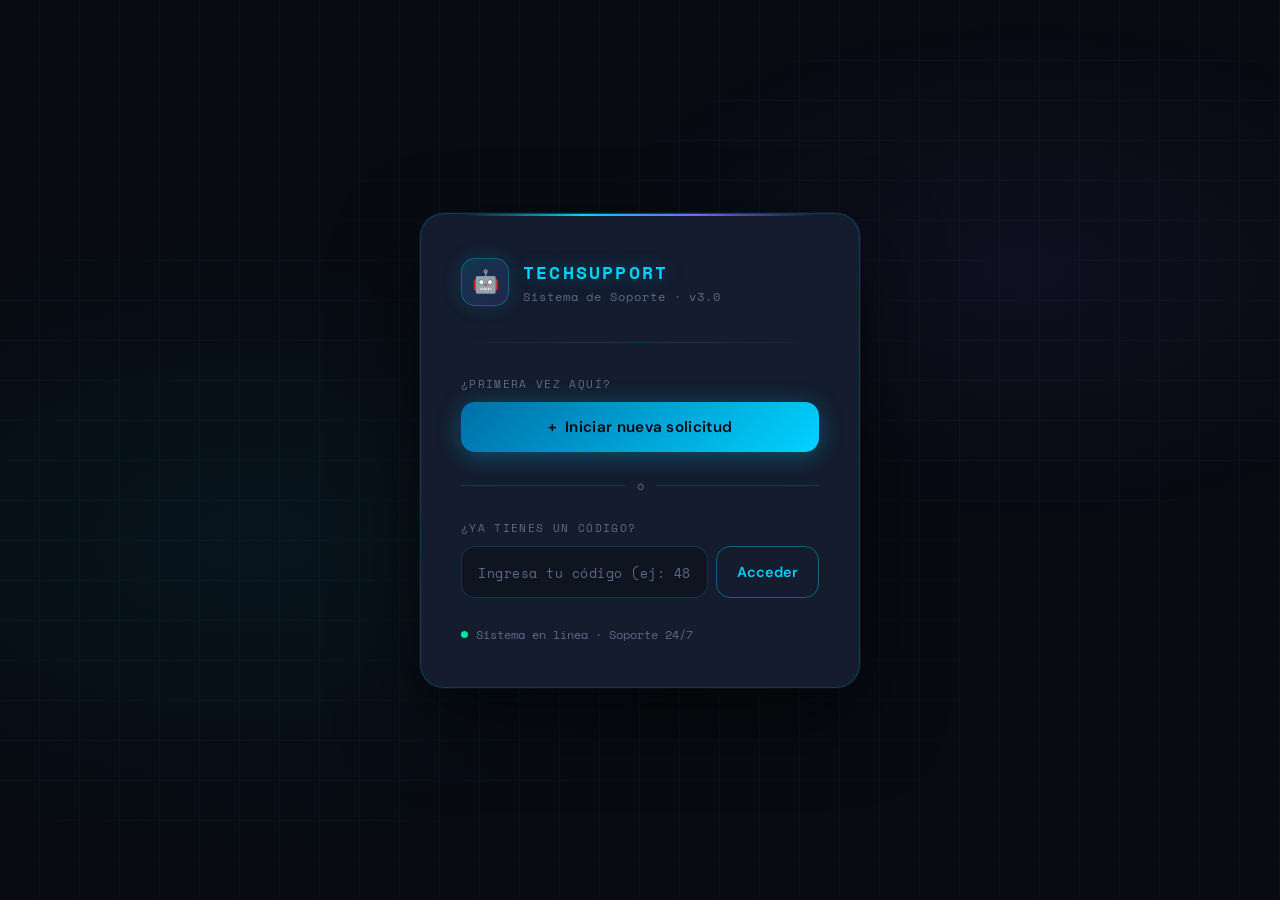
<file: chatbot.html>
<!DOCTYPE html>
<html lang="es">
<head>
<meta charset="UTF-8"/>
<meta name="viewport" content="width=device-width, initial-scale=1.0"/>
<title>TechSupport · Chat</title>
<link href="https://fonts.googleapis.com/css2?family=Space+Mono:wght@400;700&family=DM+Sans:wght@300;400;500;600&display=swap" rel="stylesheet"/>
<style>
/* ── RESET ── */
*, *::before, *::after { box-sizing: border-box; margin: 0; padding: 0; }

/* ── VARIABLES ── */
:root {
  --bg:        #080b12;
  --surface:   #0f1520;
  --card:      #141c2e;
  --border:    rgba(0,210,255,0.18);
  --accent:    #00d2ff;
  --accent2:   #7b61ff;
  --success:   #00e5a0;
  --warn:      #ffb800;
  --error:     #ff4b6e;
  --text:      #dde6f5;
  --muted:     #5a6a88;
  --mono:      'Space Mono', monospace;
  --sans:      'DM Sans', sans-serif;
  --r:         14px;
}

html, body {
  height: 100%;
  font-family: var(--sans);
  background: var(--bg);
  color: var(--text);
  overflow: hidden;
}

/* Fondo animado */
body::before {
  content: '';
  position: fixed; inset: 0;
  background:
    radial-gradient(ellipse 60% 50% at 20% 60%, rgba(0,210,255,0.05) 0%, transparent 70%),
    radial-gradient(ellipse 50% 40% at 80% 30%, rgba(123,97,255,0.06) 0%, transparent 70%),
    repeating-linear-gradient(0deg, transparent, transparent 39px, rgba(0,210,255,0.03) 39px, rgba(0,210,255,0.03) 40px),
    repeating-linear-gradient(90deg, transparent, transparent 39px, rgba(0,210,255,0.03) 39px, rgba(0,210,255,0.03) 40px);
  pointer-events: none; z-index: 0;
}

/* ── SCREENS ── */
.screen {
  position: fixed; inset: 0;
  display: flex; align-items: center; justify-content: center;
  z-index: 10;
  opacity: 0; pointer-events: none;
  transition: opacity 0.35s ease;
}
.screen.active {
  opacity: 1; pointer-events: all;
}

/* ═══════════════════════════════════════
   WELCOME SCREEN
═══════════════════════════════════════ */
#welcome {
  padding: 20px;
}

.welcome-card {
  background: var(--card);
  border: 1px solid var(--border);
  border-radius: 24px;
  padding: 44px 40px;
  width: 100%;
  max-width: 440px;
  position: relative;
  overflow: hidden;
  box-shadow: 0 30px 80px rgba(0,0,0,0.6), 0 0 0 1px rgba(0,210,255,0.08);
  animation: slideUp 0.5s cubic-bezier(0.16,1,0.3,1) both;
}

.welcome-card::before {
  content: '';
  position: absolute; top: 0; left: 10%; right: 10%;
  height: 2px;
  background: linear-gradient(90deg, transparent, var(--accent), var(--accent2), transparent);
  border-radius: 0 0 4px 4px;
}

.logo {
  display: flex; align-items: center; gap: 14px;
  margin-bottom: 36px;
}

.logo-icon {
  width: 48px; height: 48px;
  background: linear-gradient(135deg, rgba(0,210,255,0.15), rgba(123,97,255,0.15));
  border: 1px solid rgba(0,210,255,0.3);
  border-radius: 14px;
  display: flex; align-items: center; justify-content: center;
  font-size: 22px;
  box-shadow: 0 0 20px rgba(0,210,255,0.15);
}

.logo-text h1 {
  font-family: var(--mono);
  font-size: 1.15rem;
  color: var(--accent);
  letter-spacing: 0.12em;
  text-shadow: 0 0 20px rgba(0,210,255,0.4);
}
.logo-text p {
  font-size: 0.72rem;
  color: var(--muted);
  font-family: var(--mono);
  letter-spacing: 0.08em;
  margin-top: 2px;
}

.divider {
  height: 1px;
  background: linear-gradient(90deg, transparent, var(--border), transparent);
  margin: 0 -8px 32px;
}

/* Sección nueva solicitud */
.section-label {
  font-size: 0.7rem;
  font-family: var(--mono);
  color: var(--muted);
  letter-spacing: 0.12em;
  text-transform: uppercase;
  margin-bottom: 10px;
}

.btn-new {
  width: 100%;
  padding: 15px 20px;
  background: linear-gradient(135deg, #006fa8, var(--accent));
  color: #050810;
  font-family: var(--sans);
  font-weight: 600;
  font-size: 0.95rem;
  border: none; border-radius: var(--r);
  cursor: pointer;
  transition: all 0.2s;
  display: flex; align-items: center; justify-content: center; gap: 8px;
  box-shadow: 0 4px 24px rgba(0,210,255,0.3);
  letter-spacing: 0.02em;
}
.btn-new:hover {
  transform: translateY(-2px);
  box-shadow: 0 8px 32px rgba(0,210,255,0.45);
}
.btn-new:active { transform: translateY(0); }

.sep {
  display: flex; align-items: center; gap: 12px;
  margin: 24px 0;
  color: var(--muted);
  font-size: 0.78rem;
  font-family: var(--mono);
}
.sep::before, .sep::after {
  content: ''; flex: 1;
  height: 1px; background: var(--border);
}

/* Input código */
.code-row {
  display: flex; gap: 8px;
}

.code-input {
  flex: 1;
  padding: 13px 16px;
  background: var(--surface);
  color: var(--text);
  font-family: var(--mono);
  font-size: 1rem;
  letter-spacing: 0.15em;
  border: 1px solid var(--border);
  border-radius: var(--r);
  outline: none;
  transition: border-color 0.2s, box-shadow 0.2s;
}
.code-input::placeholder {
  color: var(--muted); font-size: 0.8rem; letter-spacing: 0.04em;
}
.code-input:focus {
  border-color: var(--accent);
  box-shadow: 0 0 0 3px rgba(0,210,255,0.12);
}

.btn-access {
  padding: 13px 20px;
  background: transparent;
  color: var(--accent);
  font-family: var(--sans);
  font-weight: 600;
  font-size: 0.9rem;
  border: 1px solid rgba(0,210,255,0.4);
  border-radius: var(--r);
  cursor: pointer;
  transition: all 0.2s;
  white-space: nowrap;
}
.btn-access:hover {
  background: rgba(0,210,255,0.1);
  border-color: var(--accent);
}
.btn-access:active {
  background: rgba(0,210,255,0.18);
}

.msg-error {
  margin-top: 8px;
  font-size: 0.78rem;
  color: var(--error);
  font-family: var(--mono);
  display: none;
}

.footer-status {
  margin-top: 28px;
  display: flex; align-items: center; gap: 8px;
  font-size: 0.72rem;
  color: var(--muted);
  font-family: var(--mono);
}
.dot {
  width: 7px; height: 7px;
  border-radius: 50%;
  background: var(--success);
  animation: blink 2s ease-in-out infinite;
}

/* ═══════════════════════════════════════
   CHAT SCREEN
═══════════════════════════════════════ */
#chat {
  flex-direction: column;
  align-items: stretch;
  background: var(--bg);
  max-width: 720px;
  width: 100%;
  margin: 0 auto;
  height: 100%;
  border-left: 1px solid var(--border);
  border-right: 1px solid var(--border);
}

/* Header */
.chat-header {
  display: flex; align-items: center; justify-content: space-between;
  padding: 14px 20px;
  background: var(--card);
  border-bottom: 1px solid var(--border);
  flex-shrink: 0;
}
.header-left { display: flex; align-items: center; gap: 12px; }

.avatar {
  width: 38px; height: 38px;
  background: linear-gradient(135deg, rgba(0,210,255,0.15), rgba(123,97,255,0.15));
  border: 1px solid rgba(0,210,255,0.3);
  border-radius: 50%;
  display: flex; align-items: center; justify-content: center;
  font-size: 18px;
}
.agent-name {
  font-family: var(--mono);
  font-size: 0.82rem;
  color: var(--accent);
  letter-spacing: 0.08em;
}
.agent-status {
  font-size: 0.7rem; color: var(--muted);
  display: flex; align-items: center; gap: 5px;
  margin-top: 2px;
}

.code-badge {
  font-family: var(--mono);
  font-size: 0.72rem;
  padding: 4px 12px;
  background: rgba(0,210,255,0.08);
  border: 1px solid rgba(0,210,255,0.25);
  border-radius: 20px;
  color: var(--accent);
  letter-spacing: 0.1em;
  display: none;
}

/* Mensajes */
.chat-body {
  flex: 1; overflow-y: auto;
  padding: 20px 16px;
  display: flex; flex-direction: column; gap: 12px;
  scroll-behavior: smooth;
}
.chat-body::-webkit-scrollbar { width: 4px; }
.chat-body::-webkit-scrollbar-track { background: transparent; }
.chat-body::-webkit-scrollbar-thumb { background: var(--border); border-radius: 4px; }

/* Burbuja */
.msg {
  display: flex; gap: 10px;
  animation: fadeMsg 0.3s ease both;
  max-width: 85%;
}
.msg.bot { align-self: flex-start; }
.msg.user { align-self: flex-end; flex-direction: row-reverse; }

.msg-avatar {
  width: 30px; height: 30px; flex-shrink: 0;
  background: rgba(0,210,255,0.1);
  border: 1px solid rgba(0,210,255,0.2);
  border-radius: 50%;
  display: flex; align-items: center; justify-content: center;
  font-size: 14px; margin-top: 2px;
}

.bubble {
  background: var(--card);
  border: 1px solid var(--border);
  border-radius: 4px 16px 16px 16px;
  padding: 12px 16px;
  font-size: 0.9rem;
  line-height: 1.6;
  color: var(--text);
  box-shadow: 0 2px 12px rgba(0,0,0,0.3);
}
.msg.user .bubble {
  background: linear-gradient(135deg, #0a2a4a, #0d3560);
  border-color: rgba(0,210,255,0.2);
  border-radius: 16px 4px 16px 16px;
  color: #cce8ff;
}

.bubble .time {
  display: block;
  font-size: 0.65rem;
  color: var(--muted);
  font-family: var(--mono);
  margin-top: 6px;
  text-align: right;
}

/* Typing */
.typing {
  display: none;
  align-items: center; gap: 8px;
  padding: 4px 16px 8px;
  flex-shrink: 0;
}
.typing-dots {
  display: flex; gap: 4px;
  background: var(--card);
  border: 1px solid var(--border);
  border-radius: 20px;
  padding: 8px 12px;
}
.typing-dots span {
  width: 6px; height: 6px;
  border-radius: 50%;
  background: var(--accent);
  animation: typeDot 1.2s ease-in-out infinite;
}
.typing-dots span:nth-child(2) { animation-delay: 0.2s; }
.typing-dots span:nth-child(3) { animation-delay: 0.4s; }
.typing-label { font-size: 0.7rem; color: var(--muted); font-family: var(--mono); }

/* Opciones rápidas */
.quick-opts {
  display: flex; flex-wrap: wrap; gap: 8px;
  padding: 0 16px 12px;
  flex-shrink: 0;
}
.qbtn {
  padding: 8px 16px;
  background: transparent;
  color: var(--accent);
  font-family: var(--sans);
  font-weight: 500;
  font-size: 0.85rem;
  border: 1px solid rgba(0,210,255,0.35);
  border-radius: 20px;
  cursor: pointer;
  transition: all 0.18s;
}
.qbtn:hover {
  background: rgba(0,210,255,0.1);
  border-color: var(--accent);
  transform: translateY(-1px);
}
.qbtn:disabled { opacity: 0.4; cursor: not-allowed; transform: none; }

/* Footer input */
.chat-footer {
  display: flex; gap: 10px;
  padding: 14px 16px;
  background: var(--card);
  border-top: 1px solid var(--border);
  flex-shrink: 0;
}
.chat-input {
  flex: 1;
  padding: 12px 16px;
  background: var(--surface);
  color: var(--text);
  font-family: var(--sans);
  font-size: 0.92rem;
  border: 1px solid var(--border);
  border-radius: 22px;
  outline: none;
  transition: border-color 0.2s, box-shadow 0.2s;
}
.chat-input::placeholder { color: var(--muted); }
.chat-input:focus {
  border-color: var(--accent);
  box-shadow: 0 0 0 3px rgba(0,210,255,0.1);
}
.chat-input:disabled { opacity: 0.45; cursor: not-allowed; }

.btn-send {
  width: 46px; height: 46px; flex-shrink: 0;
  background: linear-gradient(135deg, #006fa8, var(--accent));
  border: none; border-radius: 50%;
  color: #050810;
  cursor: pointer;
  display: flex; align-items: center; justify-content: center;
  transition: all 0.2s;
  box-shadow: 0 4px 16px rgba(0,210,255,0.3);
}
.btn-send svg { width: 18px; height: 18px; }
.btn-send:hover:not(:disabled) {
  transform: scale(1.08);
  box-shadow: 0 6px 22px rgba(0,210,255,0.45);
}
.btn-send:disabled { opacity: 0.35; cursor: not-allowed; transform: none; }

/* ── ANIMACIONES ── */
@keyframes slideUp {
  from { opacity: 0; transform: translateY(24px); }
  to   { opacity: 1; transform: translateY(0); }
}
@keyframes fadeMsg {
  from { opacity: 0; transform: translateY(8px); }
  to   { opacity: 1; transform: translateY(0); }
}
@keyframes blink {
  0%, 100% { opacity: 1; }
  50%       { opacity: 0.35; }
}
@keyframes typeDot {
  0%, 60%, 100% { transform: translateY(0); opacity: 0.4; }
  30%           { transform: translateY(-5px); opacity: 1; }
}

/* ── RESPONSIVE ── */
@media (max-width: 600px) {
  .welcome-card { padding: 32px 24px; }
  #chat { border: none; }
  .msg { max-width: 95%; }
  .code-badge { display: none !important; }
}
</style>
</head>
<body>

<!-- ═══════════════════════════════════
     PANTALLA DE BIENVENIDA
═══════════════════════════════════ -->
<div id="welcome" class="screen active">
  <div class="welcome-card">

    <div class="logo">
      <div class="logo-icon">🤖</div>
      <div class="logo-text">
        <h1>TECHSUPPORT</h1>
        <p>Sistema de Soporte · v3.0</p>
      </div>
    </div>

    <div class="divider"></div>

    <!-- Nueva solicitud -->
    <p class="section-label">¿Primera vez aquí?</p>
    <button class="btn-new" id="btnNuevo">
      <span>+</span> Iniciar nueva solicitud
    </button>

    <div class="sep">ó</div>

    <!-- Código existente -->
    <p class="section-label">¿Ya tienes un código?</p>
    <div class="code-row">
      <input
        type="text"
        class="code-input"
        id="inputCodigo"
        placeholder="Ingresa tu código (ej: 4821)"
        maxlength="8"
        autocomplete="off"
      />
      <button class="btn-access" id="btnAcceder">Acceder</button>
    </div>
    <p class="msg-error" id="msgError">⚠ Código no encontrado.</p>

    <div class="footer-status">
      <span class="dot"></span> Sistema en línea · Soporte 24/7
    </div>
  </div>
</div>

<!-- ═══════════════════════════════════
     PANTALLA DE CHAT
═══════════════════════════════════ -->
<div id="chat" class="screen">

  <header class="chat-header">
    <div class="header-left">
      <div class="avatar">🤖</div>
      <div>
        <p class="agent-name">ARIA · Asistente Técnico</p>
        <p class="agent-status"><span class="dot"></span> En línea</p>
      </div>
    </div>
    <span class="code-badge" id="codeBadge"></span>
  </header>

  <main class="chat-body" id="chatBody"></main>

  <div class="typing" id="typing">
    <div class="typing-dots"><span></span><span></span><span></span></div>
    <span class="typing-label">ARIA está escribiendo...</span>
  </div>

  <div class="quick-opts" id="quickOpts"></div>

  <footer class="chat-footer">
    <input
      type="text"
      class="chat-input"
      id="chatInput"
      placeholder="Escribe tu mensaje..."
      disabled
      autocomplete="off"
    />
    <button class="btn-send" id="btnSend" disabled>
      <svg viewBox="0 0 24 24" fill="none" stroke="currentColor" stroke-width="2.2">
        <line x1="22" y1="2" x2="11" y2="13"/>
        <polygon points="22 2 15 22 11 13 2 9 22 2"/>
      </svg>
    </button>
  </footer>
</div>

<script>
// ═══════════════════════════════════════════════════
// TECHSUPPORT CHAT · v3.0
// Todo en un solo archivo. Sin bugs. Sin archivos extra.
// ═══════════════════════════════════════════════════

const STORAGE_KEY = 'ts_v3_sessions';
const DELAYS = { corto: 700, medio: 1200, largo: 1800 };

// ── Estado ──────────────────────────────────────────
let sesionActual = null;

// ── Elementos DOM ───────────────────────────────────
const $ = id => document.getElementById(id);

const el = {
  welcome:    $('welcome'),
  chat:       $('chat'),
  btnNuevo:   $('btnNuevo'),
  inputCod:   $('inputCodigo'),
  btnAcceder: $('btnAcceder'),
  msgError:   $('msgError'),
  chatBody:   $('chatBody'),
  typing:     $('typing'),
  quickOpts:  $('quickOpts'),
  chatInput:  $('chatInput'),
  btnSend:    $('btnSend'),
  codeBadge:  $('codeBadge'),
};

// ── Storage ─────────────────────────────────────────
function getSessions() {
  try { return JSON.parse(localStorage.getItem(STORAGE_KEY)) || {}; }
  catch { return {}; }
}
function saveSession(sesion) {
  const all = getSessions();
  all[sesion.codigo] = sesion;
  localStorage.setItem(STORAGE_KEY, JSON.stringify(all));
}
function findSession(codigo) {
  return getSessions()[codigo] || null;
}
function createSession(codigo) {
  const s = {
    codigo,
    fecha: new Date().toLocaleDateString('es-CO'),
    estado: 'pending',
    servicio: null,
  };
  saveSession(s);
  return s;
}

// ── Pantallas ────────────────────────────────────────
function showScreen(name) {
  el.welcome.classList.remove('active');
  el.chat.classList.remove('active');
  if (name === 'welcome') el.welcome.classList.add('active');
  if (name === 'chat')    el.chat.classList.add('active');
}

// ── Utilidades ───────────────────────────────────────
function now() {
  return new Date().toLocaleTimeString('es-CO', { hour: '2-digit', minute: '2-digit' });
}
function wait(ms) {
  return new Promise(r => setTimeout(r, ms));
}
function generarCodigo() {
  const all = getSessions();
  let c;
  do { c = String(Math.floor(1000 + Math.random() * 9000)); }
  while (all[c]);
  return c;
}
function esc(str) {
  return str.replace(/&/g,'&amp;').replace(/</g,'&lt;').replace(/>/g,'&gt;');
}

// ── Mensajes ─────────────────────────────────────────
function addMsg(tipo, html) {
  const wrap = document.createElement('div');
  wrap.className = `msg ${tipo}`;

  if (tipo === 'bot') {
    const av = document.createElement('div');
    av.className = 'msg-avatar';
    av.textContent = '🤖';
    wrap.appendChild(av);
  }

  const bub = document.createElement('div');
  bub.className = 'bubble';
  bub.innerHTML = html + `<span class="time">${now()}</span>`;
  wrap.appendChild(bub);

  el.chatBody.appendChild(wrap);
  el.chatBody.scrollTop = el.chatBody.scrollHeight;
}

async function botDice(html, delay = DELAYS.medio) {
  el.typing.style.display = 'flex';
  el.chatBody.scrollTop = el.chatBody.scrollHeight;
  await wait(delay);
  el.typing.style.display = 'none';
  addMsg('bot', html);
}

// ── Quick options ────────────────────────────────────
function setQuickOpts(opciones, onSelect) {
  el.quickOpts.innerHTML = '';
  opciones.forEach(({ label, value }) => {
    const b = document.createElement('button');
    b.className = 'qbtn';
    b.textContent = label;
    b.onclick = () => {
      el.quickOpts.querySelectorAll('.qbtn').forEach(x => x.disabled = true);
      el.quickOpts.innerHTML = '';
      onSelect(value, label);
    };
    el.quickOpts.appendChild(b);
  });
}
function clearOpts() { el.quickOpts.innerHTML = ''; }

// ── Input control ────────────────────────────────────
function enableInput(on) {
  el.chatInput.disabled = !on;
  el.btnSend.disabled   = !on;
  if (on) el.chatInput.focus();
}

// ── Respuesta automática ─────────────────────────────
function autoReply(texto) {
  const t = texto.toLowerCase();
  const cod = sesionActual?.codigo || '—';

  if (t.includes('código') || t.includes('codigo') || t.includes('numero') || t.includes('número'))
    return `Tu código de reconocimiento es: <strong style="color:var(--accent);font-family:var(--mono)">${cod}</strong>. Guárdalo bien para futuras consultas.`;

  if (t.includes('estado') || t.includes('solicitud') || t.includes('seguimiento')) {
    const estados = { pending: '⏳ Pendiente de revisión', active: '🔄 En proceso', completed: '✅ Completado' };
    const e = estados[sesionActual?.estado] || '⏳ Pendiente';
    return `Estado de tu solicitud: <strong>${e}</strong>.<br/>Servicio: <strong style="color:var(--accent)">${sesionActual?.servicio || 'General'}</strong>.`;
  }

  if (t.includes('precio') || t.includes('costo') || t.includes('valor') || t.includes('cuánto') || t.includes('cuanto'))
    return `Nuestros precios estimados:<br/>
      🔧 <strong>Mantenimiento</strong> — $50.000<br/>
      🛠 <strong>Reparación</strong> — Desde $80.000<br/>
      🔍 <strong>Diagnóstico</strong> — $30.000<br/>
      <em style="color:var(--muted);font-size:0.82rem">Los precios pueden variar según el caso.</em>`;

  if (t.includes('pedido') || t.includes('solicit') || t.includes('pedi') ||
      t.includes('antes') || t.includes('anteriormente') || t.includes('alguna vez') ||
      t.includes('he hecho') || t.includes('tengo alg') || t.includes('registr') ||
      t.includes('servicio antes') || t.includes('comprado') || t.includes('contratado'))
    return `¡No te preocupes! 😊 Puede que no hayas pedido nada antes, pero <strong>¡puedes hacerlo aquí mismo ahora!</strong><br/><br/>
      Puedo registrarte una solicitud de:<br/>
      🔧 <strong>Mantenimiento</strong> · 🛠 <strong>Reparación</strong> · 🔍 <strong>Diagnóstico</strong> · 💬 <strong>Consulta general</strong><br/><br/>
      ¿Con cuál te ayudo hoy?`;

  if (t.includes('hola') || t.includes('buenas') || t.includes('hey') || t.includes('buen'))
    return `¡Hola! Soy ARIA, tu asistente de soporte técnico. ¿En qué puedo ayudarte hoy?`;

  if (t.includes('gracias') || t.includes('listo') || t.includes('perfecto'))
    return `¡Con gusto! Si necesitas algo más, aquí estaré. 😊`;

  if (t.includes('agente') || t.includes('humano') || t.includes('persona'))
    return `Estoy notificando a un agente humano. El tiempo de respuesta es de <strong>1 a 3 horas hábiles</strong>. Te contactarán pronto.`;

  if (t.includes('cancel'))
    return `Para cancelar tu solicitud comunícate al <strong>+57 (1) 234-5678</strong> con tu código <strong style="color:var(--accent)">${cod}</strong>.`;

  const defaults = [
    `He registrado tu consulta. Un agente la revisará pronto. ¿Hay algo más en que pueda ayudarte?`,
    `Entendido. ¿Tienes alguna otra consulta sobre tu servicio?`,
    `Gracias por escribir. Si necesitas atención inmediata, puedes llamarnos con tu código <strong style="color:var(--accent)">${cod}</strong>.`,
  ];
  return defaults[Math.floor(Math.random() * defaults.length)];
}

// ═══════════════════════════════════════════════════
// FLUJOS PRINCIPALES
// ═══════════════════════════════════════════════════

// ── Flujo: nuevo usuario ────────────────────────────
async function iniciarNuevo() {
  showScreen('chat');
  el.chatBody.innerHTML = '';
  clearOpts();
  enableInput(false);
  const codigo = generarCodigo();
  sesionActual = createSession(codigo);
  el.codeBadge.textContent = `CÓDIGO: ${codigo}`;
  el.codeBadge.style.display = 'inline-block';

  await botDice(
    `¡Hola! Soy <strong>ARIA</strong>, tu asistente de soporte técnico. 👋<br/>
     Estoy aquí para ayudarte. Primero dime, ¿qué tipo de servicio necesitas?`,
    DELAYS.medio
  );

  setQuickOpts(
    [
      { label: '🔧 Mantenimiento', value: 'mantenimiento' },
      { label: '🛠 Reparación',    value: 'reparacion'    },
      { label: '🔍 Diagnóstico',   value: 'diagnostico'   },
      { label: '💬 Consulta general', value: 'consulta'   },
    ],
    async (valor, label) => {
      sesionActual.servicio = valor;
      saveSession(sesionActual);
      addMsg('user', `<p>${label}</p>`);
      await botDice(
        `Perfecto, registré tu solicitud de <strong>${label}</strong>.<br/><br/>
         🔑 Tu <strong>código de reconocimiento</strong> es:<br/>
         <span style="font-family:var(--mono);font-size:1.8rem;color:var(--accent);letter-spacing:0.2em;display:block;margin:10px 0;text-shadow:0 0 16px rgba(0,210,255,0.4)">${codigo}</span>
         <span style="color:var(--muted);font-size:0.82rem">Guárdalo. Lo necesitarás para consultar tu solicitud en el futuro.</span>`,
        DELAYS.largo
      );
      await botDice(
        `Un agente especializado revisará tu caso y se comunicará contigo pronto.<br/>
         Mientras tanto, puedes escribirme cualquier pregunta. 😊`,
        DELAYS.medio
      );
      enableInput(true);
    }
  );
}

// ── Flujo: usuario con código ───────────────────────
async function iniciarConCodigo(codigo) {
  let sesion = findSession(codigo);
  const esNueva = !sesion;
  if (esNueva) sesion = createSession(codigo);
  sesionActual = sesion;

  showScreen('chat');
  el.chatBody.innerHTML = '';
  clearOpts();
  enableInput(false);
  el.codeBadge.textContent = `CÓDIGO: ${codigo}`;
  el.codeBadge.style.display = 'inline-block';

  if (esNueva) {
    await botDice(
      `¡Bienvenido! Eres <strong style="color:var(--accent);font-family:var(--mono)">${codigo}</strong>. 👋<br/>
       He creado una nueva sesión con este código. Por aquí puedes saber todo lo que desees sobre nuestros servicios.`,
      DELAYS.medio
    );
    await botDice(
      `¿En qué puedo ayudarte hoy?`,
      DELAYS.corto
    );
  } else {
    await botDice(
      `¡Bienvenido de vuelta! Eres <strong style="color:var(--accent);font-family:var(--mono)">${codigo}</strong>. 🎉<br/>
       Por aquí puedes saber todo lo que desees sobre tu solicitud.`,
      DELAYS.medio
    );
    const estados = { pending: '⏳ Pendiente', active: '🔄 En proceso', completed: '✅ Completado' };
    await botDice(
      `📋 <strong>Tu solicitud registrada:</strong><br/>
       Servicio: <strong>${sesion.servicio || 'General'}</strong><br/>
       Fecha: <strong>${sesion.fecha}</strong><br/>
       Estado: <strong>${estados[sesion.estado] || '⏳ Pendiente'}</strong>`,
      DELAYS.medio
    );
    await botDice(`¿En qué más puedo ayudarte?`, DELAYS.corto);
  }

  enableInput(true);
}

// ── Enviar mensaje del usuario ──────────────────────
async function enviarMensaje() {
  const texto = el.chatInput.value.trim();
  if (!texto) return;
  el.chatInput.value = '';
  addMsg('user', `<p>${esc(texto)}</p>`);
  enableInput(false);
  await botDice(autoReply(texto), DELAYS.medio);
  enableInput(true);
}

// ═══════════════════════════════════════════════════
// EVENT LISTENERS
// ═══════════════════════════════════════════════════

// Botón nueva solicitud
el.btnNuevo.addEventListener('click', iniciarNuevo);

// Botón acceder con código
el.btnAcceder.addEventListener('click', () => {
  const codigo = el.inputCod.value.trim();
  if (!codigo) {
    el.msgError.textContent = '⚠ Por favor ingresa un código.';
    el.msgError.style.display = 'block';
    return;
  }
  el.msgError.style.display = 'none';
  iniciarConCodigo(codigo);
});

// Enter en el campo de código
el.inputCod.addEventListener('keydown', e => {
  if (e.key === 'Enter') el.btnAcceder.click();
});

// Limpiar error al escribir
el.inputCod.addEventListener('input', () => {
  el.msgError.style.display = 'none';
});

// Botón enviar mensaje
el.btnSend.addEventListener('click', enviarMensaje);

// Enter en el chat
el.chatInput.addEventListener('keydown', e => {
  if (e.key === 'Enter' && !e.shiftKey && !el.chatInput.disabled) {
    e.preventDefault();
    enviarMensaje();
  }
});

// ── Init ─────────────────────────────────────────────
showScreen('welcome');
</script>
</body>
</html>
</file>
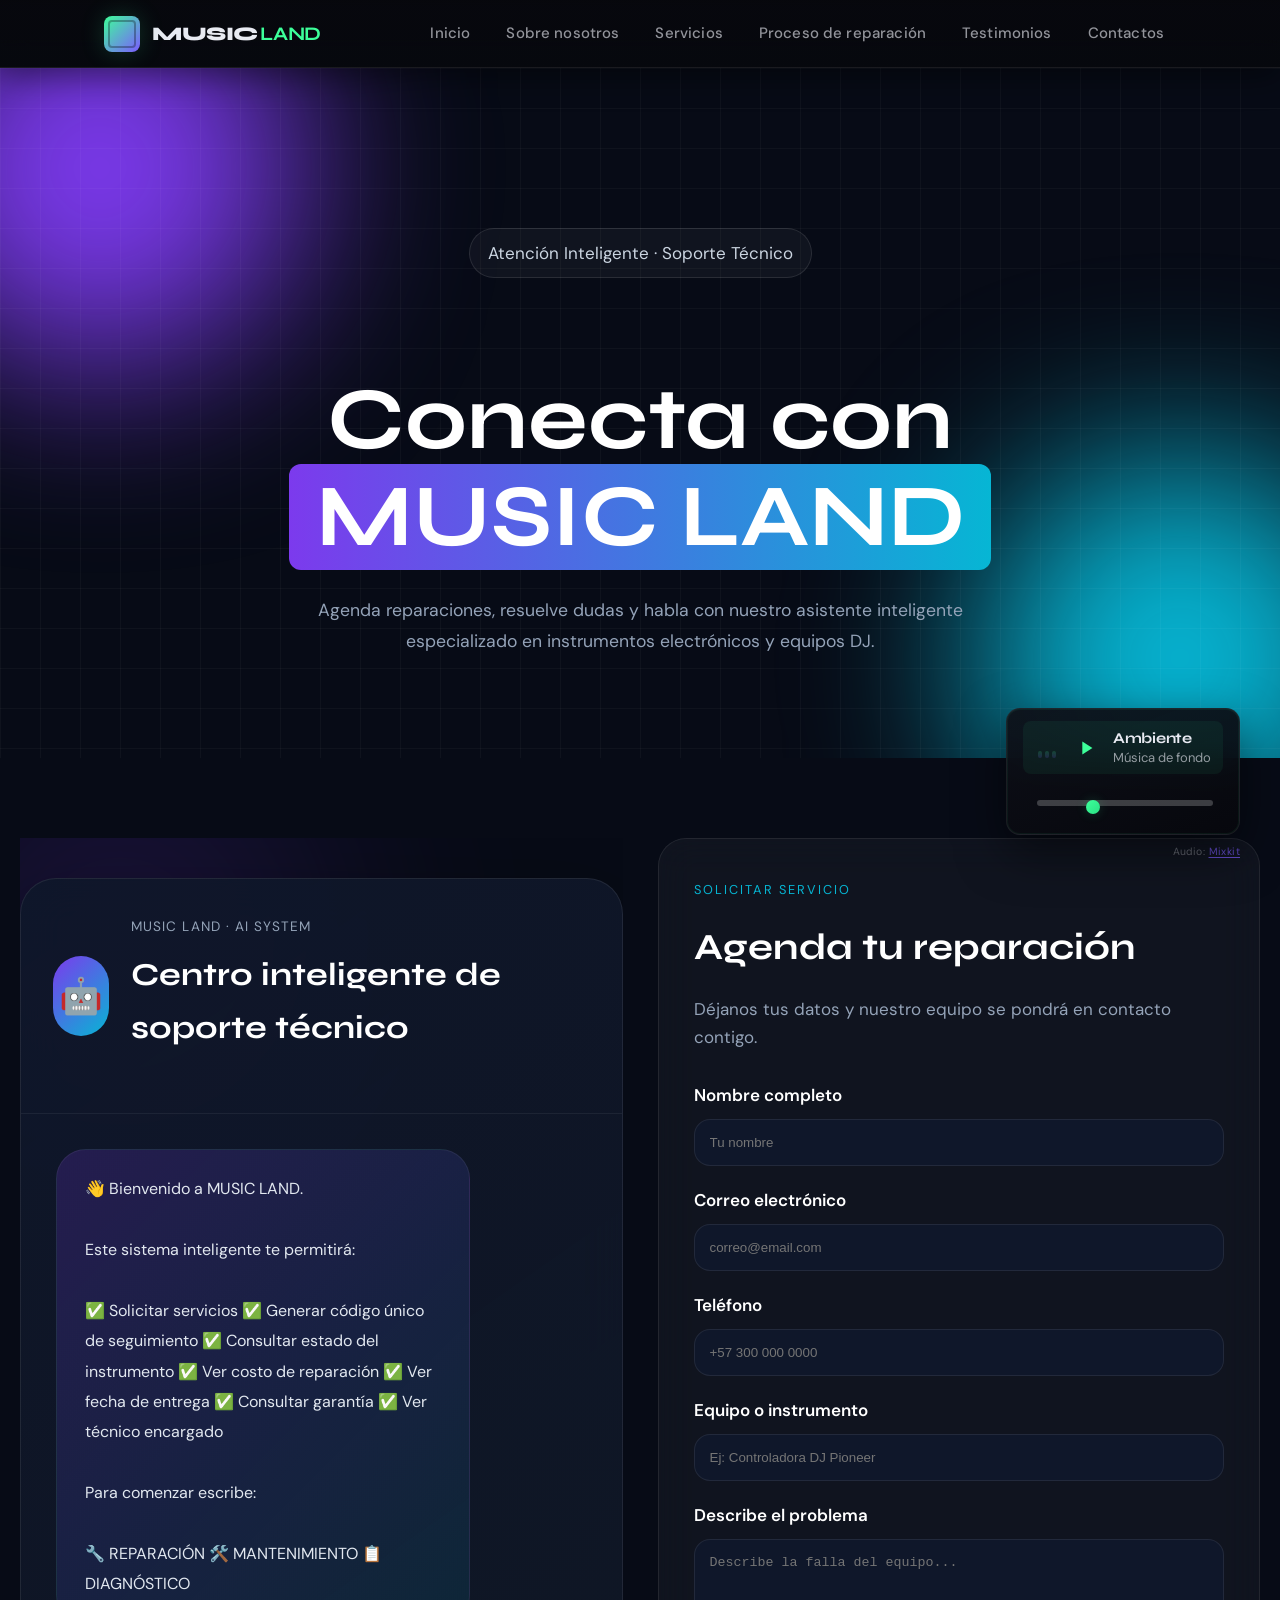
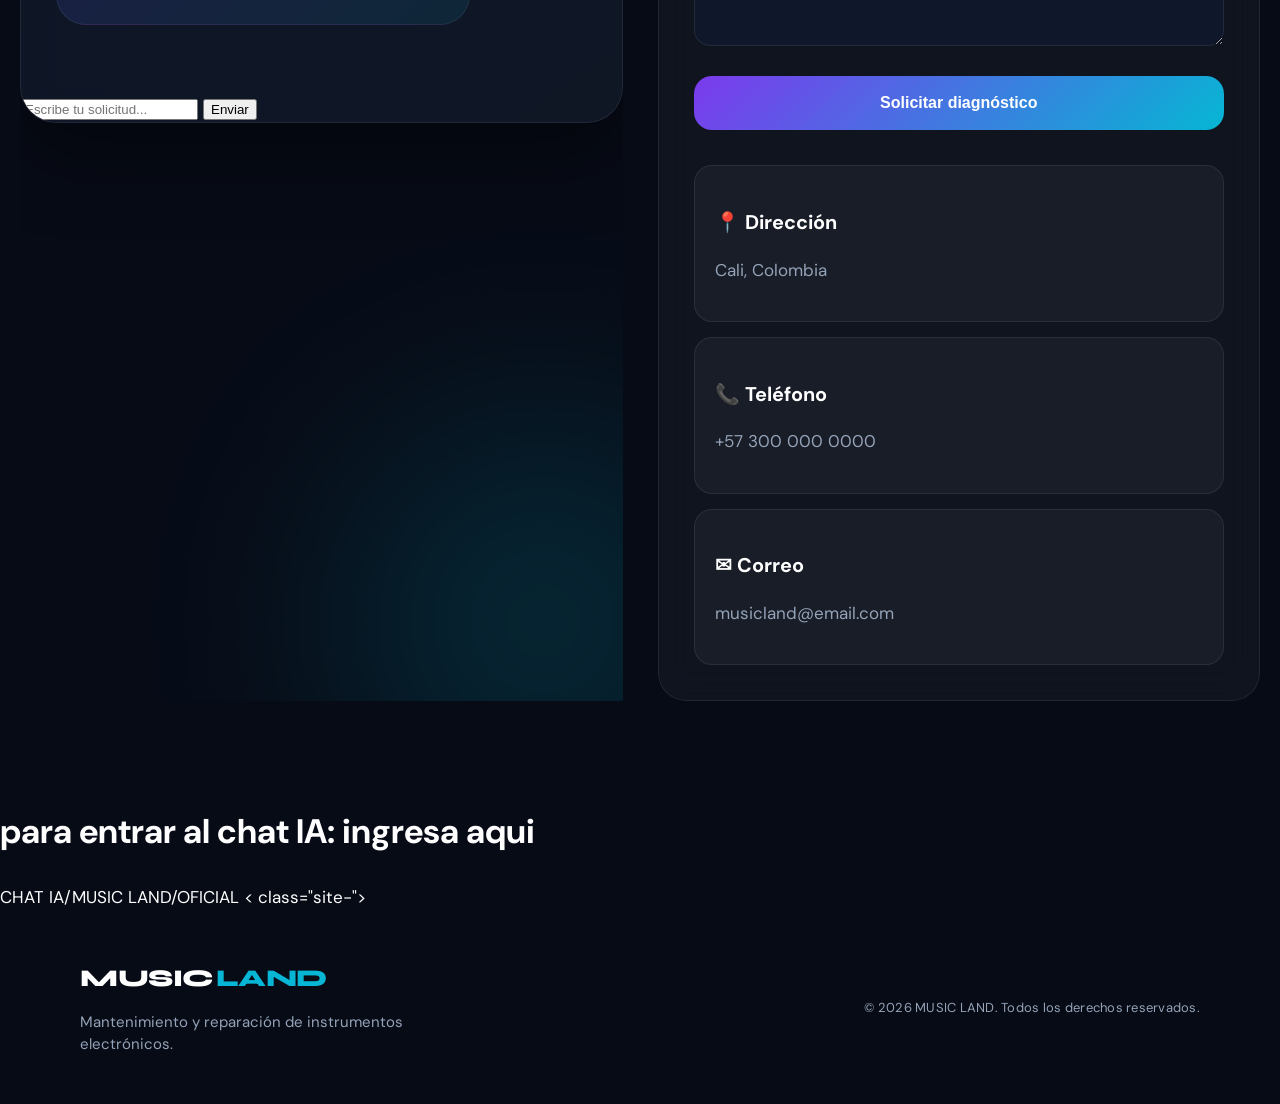
<file: contacto.html>
<!DOCTYPE html>
<html lang="es">
<head>
  <meta charset="UTF-8" />
  <meta name="viewport" content="width=device-width, initial-scale=1.0" />
  <meta name="description" content="Contacto MUSIC LAND - Agenda tu reparación y habla con nuestro asistente inteligente." />
  <title>MUSIC LAND | Contacto</title>

  <link rel="preconnect" href="https://fonts.googleapis.com" />
  <link rel="preconnect" href="https://fonts.gstatic.com" crossorigin />

  <link href="https://fonts.googleapis.com/css2?family=DM+Sans:wght@400;500;700&family=Syne:wght@600;700;800&display=swap" rel="stylesheet" />

  <link rel="stylesheet" href="styles.css" />
  <link rel="stylesheet" href="contacto.css" />
</head>

<body class="page-contacto">

<header class="site-header">
  <div class="header-inner">

    <a class="logo" href="index.html">
      <span class="logo-mark"></span>
      <span class="logo-text">MUSIC<span class="logo-accent">LAND</span></span>
    </a>


      <nav class="nav" id="nav-primary" aria-label="Navegación principal">
        <ul class="nav-list">
          <li><a class="nav-link" href="index.html" data-nav>Inicio</a></li>
          <li><a class="nav-link" href="sobrenosotros.html" data-nav>Sobre nosotros</a></li>
          <li><a class="nav-link" href="servicios.html" data-nav>Servicios</a></li>
          <li><a class="nav-link" href="procesodereparacion.html" data-nav>Proceso de reparación</a></li>
          <li><a class="nav-link" href="testimonios.html" data-nav>Testimonios</a></li>
          <li><a class="nav-link" href="contacto.html" data-nav>Contactos</a></li>
        </ul>
      </nav>

  </div>
</header>

<main>

  <!-- HERO -->
  <section class="ct-hero">

    <div class="ct-hero__bg">
      <div class="ct-orb ct-orb--1"></div>
      <div class="ct-orb ct-orb--2"></div>
      <div class="ct-grid"></div>
    </div>

    <div class="ct-hero__inner">

      <span class="ct-tag">Atención Inteligente · Soporte Técnico</span>

      <h1 class="ct-title">
        Conecta con <span class="ct-gradient">MUSIC LAND</span>
      </h1>

      <p class="ct-lead">
        Agenda reparaciones, resuelve dudas y habla con nuestro asistente inteligente especializado en instrumentos electrónicos y equipos DJ.
      </p>

    </div>

  </section>

  <!-- CONTACT SECTION -->
  <section class="ct-section">

    <div class="ct-container">

<!-- =========================================================
     CHATBOT PRINCIPAL · MUSIC LAND AI
========================================================= -->

<section class="ml-ai-system">

  <!-- EFECTOS -->
  <div class="ml-ai-glow ml-ai-glow--one"></div>
  <div class="ml-ai-glow ml-ai-glow--two"></div>

  <div class="ml-ai-container">

    <!-- HEADER -->
    <div class="ml-ai-header">

      <div class="ml-ai-avatar">

        🤖

      </div>

      <div class="ml-ai-title">

        <span>MUSIC LAND · AI SYSTEM</span>

        <h2>
          Centro inteligente de soporte técnico
        </h2>

      </div>

    </div>

    <!-- CHAT -->
    <div class="ml-ai-chat" id="chatBody">

      <!-- MENSAJE INICIAL -->
      <div class="ml-message ml-message--bot">

        👋 Bienvenido a MUSIC LAND.

        <br><br>

        Este sistema inteligente te permitirá:

        <br><br>

        ✅ Solicitar servicios  
        ✅ Generar código único de seguimiento  
        ✅ Consultar estado del instrumento  
        ✅ Ver costo de reparación  
        ✅ Ver fecha de entrega  
        ✅ Consultar garantía  
        ✅ Ver técnico encargado

        <br><br>

        Para comenzar escribe:

        <br><br>

        🔧 REPARACIÓN  
        🛠️ MANTENIMIENTO  
        📋 DIAGNÓSTICO

      </div>

    </div>

    <!-- INPUT -->
    <div class="ml-ai-">

      <input
        type="text"
        id="userInput"
        placeholder="Escribe tu solicitud..."
        autocomplete="off"
      >

      <button id="sendBtn">

        Enviar

      </button>

    </div>

  </div>

</section>

<!-- =========================================================
     SCRIPT IA MUSIC LAND
========================================================= -->

<script>

const chatBody = document.getElementById("chatBody");
const input = document.getElementById("userInput");
const sendBtn = document.getElementById("sendBtn");

/* =====================================================
   BASE DE DATOS SIMULADA
===================================================== */

const serviceDB = {};

/* =====================================================
   GENERAR CODIGO UNICO
===================================================== */

function generateCode(){

  return Math.floor(100 + Math.random() * 900);

}

/* =====================================================
   CREAR MENSAJES
===================================================== */

function createMessage(text, type){

  const div = document.createElement("div");

  div.className = `ml-message ml-message--${type}`;

  div.innerHTML = text;

  chatBody.appendChild(div);

  chatBody.scrollTop = chatBody.scrollHeight;

}

/* =====================================================
   CREAR SERVICIO
===================================================== */

function createService(serviceType){

  const code = generateCode();

  serviceDB[code] = {

    codigo: code,

    nombre: "Juan David Ramírez",

    cedula: "1143876542",

    telefono: "3157824512",

    instrumento:
      serviceType === "reparacion"
      ? "Controladora Pioneer DDJ-400"

      : serviceType === "mantenimiento"
      ? "Teclado Yamaha PSR"

      : "Guitarra Fender Stratocaster",

    servicio:
      serviceType === "reparacion"
      ? "Reparación electrónica"

      : serviceType === "mantenimiento"
      ? "Mantenimiento preventivo"

      : "Diagnóstico técnico",

    precio:
      serviceType === "diagnostico"
      ? "$80.000 COP"

      : "$220.000 COP",

    entrega:
      serviceType === "diagnostico"
      ? "24 horas"

      : "72 horas",

    estado:
      serviceType === "reparacion"
      ? "En reparación"

      : serviceType === "mantenimiento"
      ? "En mantenimiento"

      : "En diagnóstico",

    tecnico: "Carlos Hernández",

    garantia: "45 días",

    observacion:
      "El equipo presenta fallas menores en la tarjeta principal y requiere calibración especializada."

  };

  return `

    ✅ SERVICIO REGISTRADO EXITOSAMENTE

    <br><br>

    🎫 Código único asignado:

    <br><br>

    <div style="
      font-size:3rem;
      font-weight:800;
      color:#06b6d4;
      text-align:center;
      letter-spacing:.15em;
    ">

      ${code}

    </div>

    <br>

    ⚠️ Guarda este código para consultar tu servicio.

    <br><br>

    Ahora puedes escribir:

    <br><br>

    • ${code}  
    • estado ${code}  
    • precio ${code}  
    • entrega ${code}  
    • garantia ${code}  
    • tecnico ${code}  
    • observacion ${code}

    <br><br>

    para recibir toda la información automáticamente.

  `;

}

/* =====================================================
   IA PRINCIPAL
===================================================== */

function aiResponse(message){

  const text = message.toLowerCase();

  /* ======================================
     SOLICITAR SERVICIO
  ====================================== */

  if(text.includes("reparacion")){

    return createService("reparacion");

  }

  if(text.includes("mantenimiento")){

    return createService("mantenimiento");

  }

  if(text.includes("diagnostico")){

    return createService("diagnostico");

  }

  /* ======================================
     CONSULTAR CODIGO
  ====================================== */

  const codeMatch = text.match(/\b\d{3}\b/);

  if(codeMatch){

    const code = codeMatch[0];

    const data = serviceDB[code];

    if(!data){

      return `
        ❌ No encontramos ningún servicio con ese código.
      `;

    }

    /* ESTADO */

    if(text.includes("estado")){

      return `

        ⚙️ ESTADO ACTUAL

        <br><br>

        ${data.estado}

      `;

    }

    /* PRECIO */

    if(text.includes("precio")){

      return `

        💰 VALOR DEL SERVICIO

        <br><br>

        ${data.precio}

      `;

    }

    /* ENTREGA */

    if(text.includes("entrega")){

      return `

        📦 FECHA ESTIMADA

        <br><br>

        ${data.entrega}

      `;

    }

    /* TECNICO */

    if(text.includes("tecnico")){

      return `

        👨‍🔧 TÉCNICO ENCARGADO

        <br><br>

        ${data.tecnico}

      `;

    }

    /* GARANTIA */

    if(text.includes("garantia")){

      return `

        🛡️ GARANTÍA

        <br><br>

        ${data.garantia}

      `;

    }

    /* OBSERVACION */

    if(text.includes("observacion")){

      return `

        📋 OBSERVACIÓN TÉCNICA

        <br><br>

        ${data.observacion}

      `;

    }

    /* INFORMACION COMPLETA */

    return `

      ✅ INFORMACIÓN COMPLETA DEL SERVICIO

      <br><br>

      👤 Cliente:
      <strong>${data.nombre}</strong>

      <br><br>

      🪪 Cédula:
      <strong>${data.cedula}</strong>

      <br><br>

      📞 Teléfono:
      <strong>${data.telefono}</strong>

      <br><br>

      🎹 Instrumento:
      <strong>${data.instrumento}</strong>

      <br><br>

      🔧 Servicio:
      <strong>${data.servicio}</strong>

      <br><br>

      💰 Precio:
      <strong>${data.precio}</strong>

      <br><br>

      📦 Entrega:
      <strong>${data.entrega}</strong>

      <br><br>

      ⚙️ Estado:
      <strong>${data.estado}</strong>

      <br><br>

      👨‍🔧 Técnico:
      <strong>${data.tecnico}</strong>

      <br><br>

      🛡️ Garantía:
      <strong>${data.garantia}</strong>

      <br><br>

      📋 Observación:
      <strong>${data.observacion}</strong>

    `;

  }

  /* ======================================
     RESPUESTAS GENERALES
  ====================================== */

  if(text.includes("hola")){

    return `
      👋 Hola. Bienvenido a MUSIC LAND AI.
      <br><br>
      ¿Deseas reparación, mantenimiento o diagnóstico?
    `;

  }

  if(text.includes("ubicacion")){

    return `
      📍 MUSIC LAND se encuentra ubicado en Cali, Colombia.
    `;

  }

  if(text.includes("horario")){

    return `
      🕒 Lunes a sábado · 8:00 AM a 6:00 PM
    `;

  }

  return `

    🤖 MUSIC LAND AI no logró identificar correctamente tu solicitud.

    <br><br>

    Por favor escribe:

    <br><br>

    🔧 REPARACIÓN  
    🛠️ MANTENIMIENTO  
    📋 DIAGNÓSTICO

    <br><br>

    para comenzar automáticamente tu proceso.

  `;

}

/* =====================================================
   ENVIAR MENSAJE
===================================================== */

function sendMessage(){

  const text = input.value.trim();

  if(text === "") return;

  createMessage(text, "user");

  input.value = "";

  setTimeout(() => {

    const response = aiResponse(text);

    createMessage(response, "bot");

  }, 500);

}

/* =====================================================
   EVENTOS
===================================================== */

sendBtn.addEventListener("click", sendMessage);

input.addEventListener("keypress", function(e){

  if(e.key === "Enter"){

    sendMessage();

  }

});

</script>

      <!-- FORMULARIO -->
      <div class="contact-card">

        <div class="contact-card__top">
          <span class="contact-tag">Solicitar servicio</span>
          <h2>Agenda tu reparación</h2>
          <p>Déjanos tus datos y nuestro equipo se pondrá en contacto contigo.</p>
        </div>

        <form class="contact-form">

          <div class="form-group">
            <label>Nombre completo</label>
            <input type="text" placeholder="Tu nombre" required />
          </div>

          <div class="form-group">
            <label>Correo electrónico</label>
            <input type="email" placeholder="correo@email.com" required />
          </div>

          <div class="form-group">
            <label>Teléfono</label>
            <input type="tel" placeholder="+57 300 000 0000" required />
          </div>

          <div class="form-group">
            <label>Equipo o instrumento</label>
            <input type="text" placeholder="Ej: Controladora DJ Pioneer" />
          </div>

          <div class="form-group">
            <label>Describe el problema</label>
            <textarea rows="5" placeholder="Describe la falla del equipo..."></textarea>
          </div>

          <button type="submit" class="submit-btn">
            Solicitar diagnóstico
          </button>

        </form>

        <!-- INFO -->
        <div class="contact-info">

          <div class="info-box">
            <h3>📍 Dirección</h3>
            <p>Cali, Colombia</p>
          </div>

          <div class="info-box">
            <h3>📞 Teléfono</h3>
            <p>+57 300 000 0000</p>
          </div>

          <div class="info-box">
            <h3>✉ Correo</h3>
            <p>musicland@email.com</p>
          </div>

        </div>

      </div>

    </div>

  </section>

</main>

  <h1>para entrar al chat IA: ingresa aqui</h1>
  <a href="index (1).html">CHAT IA/MUSIC LAND/OFICIAL</a>

    <!-- Música de ambiente -->
  <div class="music-dock" id="music-dock">
    <audio id="bg-audio" preload="metadata" loop playsinline>
      <source src="https://assets.mixkit.co/music/522/522.mp3" type="audio/mpeg" />
    </audio>
    <div class="music-dock__panel">
      <button type="button" class="music-dock__toggle" id="music-toggle" aria-pressed="false" aria-label="Activar música de ambiente">
        <span class="music-dock__eq" aria-hidden="true">
          <span class="music-dock__eq-bar"></span>
          <span class="music-dock__eq-bar"></span>
          <span class="music-dock__eq-bar"></span>
        </span>
        <svg class="music-dock__icon music-dock__icon--play" width="22" height="22" viewBox="0 0 24 24" fill="none" xmlns="http://www.w3.org/2000/svg" aria-hidden="true">
          <path d="M8 5v14l11-7L8 5z" fill="currentColor" />
        </svg>
        <svg class="music-dock__icon music-dock__icon--pause" width="22" height="22" viewBox="0 0 24 24" fill="none" xmlns="http://www.w3.org/2000/svg" aria-hidden="true">
          <path d="M6 5h4v14H6V5zm8 0h4v14h-4V5z" fill="currentColor" />
        </svg>
        <span class="music-dock__text">
          <span class="music-dock__title">Ambiente</span>
          <span class="music-dock__sub">Música de fondo</span>
        </span>
      </button>
      <div class="music-dock__vol-wrap">
        <label class="visually-hidden" for="music-vol">Volumen</label>
        <input type="range" id="music-vol" class="music-dock__range" min="0" max="1" step="0.05" value="0.28" aria-label="Volumen de la música de fondo" />
      </div>
    </div>
    <p class="music-dock__credit">
      Audio: <a href="https://mixkit.co/free-stock-music/" target="_blank" rel="noopener noreferrer">Mixkit</a>
    </p>
  </div>
< class="site-">

  <div class="footer-inner">

    <div class="footer-brand">
      <a class="footer-logo" href="index.html">
        MUSIC<span>LAND</span>
      </a>

      <p class="footer-tagline">
        Mantenimiento y reparación de instrumentos electrónicos.
      </p>
    </div>

    <p class="footer-copy">
      © 2026 MUSIC LAND. Todos los derechos reservados.
    </p>

  </div>


</footer>

<script>

const responses = {

  "hola": "¡Hola! 👋 Bienvenido a MUSIC LAND. ¿Cómo puedo ayudarte?",

  "servicio": "Puedes solicitar un servicio llenando el formulario de esta página. Nuestro equipo te responderá rápidamente.",

  "reparan": "Reparamos controladoras DJ, guitarras eléctricas, sintetizadores, amplificadores, mixers y equipos de estudio.",

  "garantia": "Sí. Todas nuestras reparaciones incluyen garantía certificada.",

  "tiempo": "El tiempo depende del diagnóstico, pero normalmente toma entre 24 y 72 horas.",

  "contacto": "Puedes contactarnos mediante el formulario, teléfono o correo electrónico.",

  "precio": "El costo depende del daño y del equipo. Primero realizamos un diagnóstico técnico.",

  "default": "Entiendo 👍 Nuestro equipo técnico puede ayudarte con eso. También puedes llenar el formulario para recibir atención personalizada."

};

function sendMessage() {

  const input = document.getElementById("userInput");
  const chatBody = document.getElementById("chatBody");

  const userText = input.value.trim();

  if(userText === "") return;

  // USER MESSAGE
  const userMessage = document.createElement("div");
  userMessage.className = "message user";
  userMessage.innerHTML = userText;

  chatBody.appendChild(userMessage);

  let botReply = responses.default;

  const lowerText = userText.toLowerCase();

  for (const key in responses) {

    if(lowerText.includes(key)) {
      botReply = responses[key];
      break;
    }

  }

  setTimeout(() => {

    const botMessage = document.createElement("div");
    botMessage.className = "message bot";
    botMessage.innerHTML = botReply;

    chatBody.appendChild(botMessage);

    chatBody.scrollTop = chatBody.scrollHeight;

  }, 600);

  input.value = "";

}

</script>
<script>
    (function () {
      var audio = document.getElementById('bg-audio');
      var dock = document.getElementById('music-dock');
      var btn = document.getElementById('music-toggle');
      var vol = document.getElementById('music-vol');
      if (!audio || !dock || !btn) return;

      function setPlaying(on) {
        dock.classList.toggle('music-dock--playing', on);
        btn.setAttribute('aria-pressed', on ? 'true' : 'false');
        btn.setAttribute('aria-label', on ? 'Pausar música de ambiente' : 'Activar música de ambiente');
      }

      audio.volume = vol ? parseFloat(vol.value) || 0.28 : 0.28;

      btn.addEventListener('click', function () {
        if (audio.paused) {
          audio.play().then(function () { setPlaying(true); }).catch(function () { setPlaying(false); });
        } else {
          audio.pause(); setPlaying(false);
        }
      });

      if (vol) { vol.addEventListener('input', function () { audio.volume = parseFloat(vol.value); }); }
      audio.addEventListener('play',  function () { setPlaying(true);  });
      audio.addEventListener('pause', function () { setPlaying(false); });
    })();
  </script>

</body>
</html>
</file>
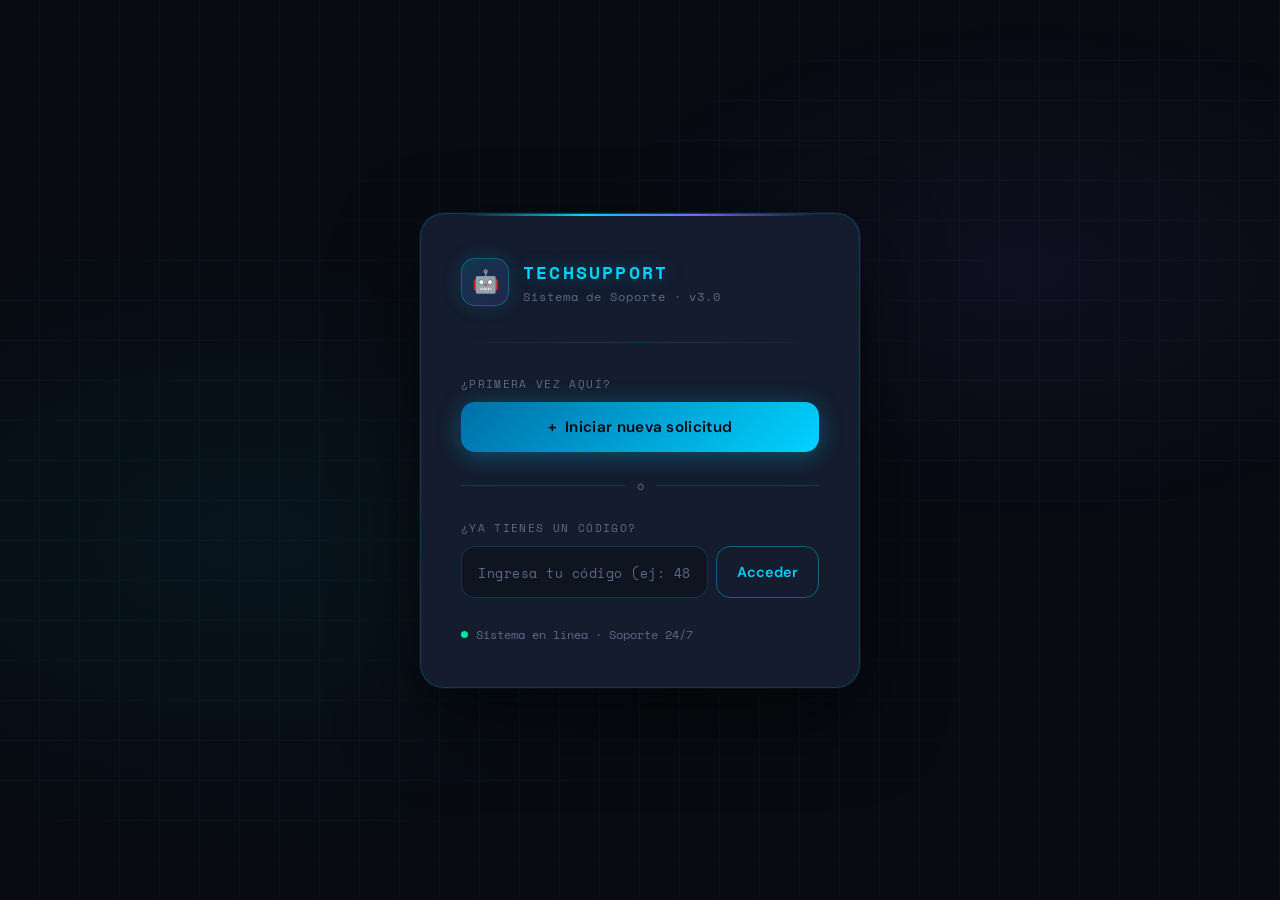
<file: index (1).html>
<!DOCTYPE html>
<html lang="es">
<head>
<meta charset="UTF-8"/>
<meta name="viewport" content="width=device-width, initial-scale=1.0"/>
<title>TechSupport · Chat</title>
<link href="https://fonts.googleapis.com/css2?family=Space+Mono:wght@400;700&family=DM+Sans:wght@300;400;500;600&display=swap" rel="stylesheet"/>
<style>
/* ── RESET ── */
*, *::before, *::after { box-sizing: border-box; margin: 0; padding: 0; }

/* ── VARIABLES ── */
:root {
  --bg:        #080b12;
  --surface:   #0f1520;
  --card:      #141c2e;
  --border:    rgba(0,210,255,0.18);
  --accent:    #00d2ff;
  --accent2:   #7b61ff;
  --success:   #00e5a0;
  --warn:      #ffb800;
  --error:     #ff4b6e;
  --text:      #dde6f5;
  --muted:     #5a6a88;
  --mono:      'Space Mono', monospace;
  --sans:      'DM Sans', sans-serif;
  --r:         14px;
}

html, body {
  height: 100%;
  font-family: var(--sans);
  background: var(--bg);
  color: var(--text);
  overflow: hidden;
}

/* Fondo animado */
body::before {
  content: '';
  position: fixed; inset: 0;
  background:
    radial-gradient(ellipse 60% 50% at 20% 60%, rgba(0,210,255,0.05) 0%, transparent 70%),
    radial-gradient(ellipse 50% 40% at 80% 30%, rgba(123,97,255,0.06) 0%, transparent 70%),
    repeating-linear-gradient(0deg, transparent, transparent 39px, rgba(0,210,255,0.03) 39px, rgba(0,210,255,0.03) 40px),
    repeating-linear-gradient(90deg, transparent, transparent 39px, rgba(0,210,255,0.03) 39px, rgba(0,210,255,0.03) 40px);
  pointer-events: none; z-index: 0;
}

/* ── SCREENS ── */
.screen {
  position: fixed; inset: 0;
  display: flex; align-items: center; justify-content: center;
  z-index: 10;
  opacity: 0; pointer-events: none;
  transition: opacity 0.35s ease;
}
.screen.active {
  opacity: 1; pointer-events: all;
}

/* ═══════════════════════════════════════
   WELCOME SCREEN
═══════════════════════════════════════ */
#welcome {
  padding: 20px;
}

.welcome-card {
  background: var(--card);
  border: 1px solid var(--border);
  border-radius: 24px;
  padding: 44px 40px;
  width: 100%;
  max-width: 440px;
  position: relative;
  overflow: hidden;
  box-shadow: 0 30px 80px rgba(0,0,0,0.6), 0 0 0 1px rgba(0,210,255,0.08);
  animation: slideUp 0.5s cubic-bezier(0.16,1,0.3,1) both;
}

.welcome-card::before {
  content: '';
  position: absolute; top: 0; left: 10%; right: 10%;
  height: 2px;
  background: linear-gradient(90deg, transparent, var(--accent), var(--accent2), transparent);
  border-radius: 0 0 4px 4px;
}

.logo {
  display: flex; align-items: center; gap: 14px;
  margin-bottom: 36px;
}

.logo-icon {
  width: 48px; height: 48px;
  background: linear-gradient(135deg, rgba(0,210,255,0.15), rgba(123,97,255,0.15));
  border: 1px solid rgba(0,210,255,0.3);
  border-radius: 14px;
  display: flex; align-items: center; justify-content: center;
  font-size: 22px;
  box-shadow: 0 0 20px rgba(0,210,255,0.15);
}

.logo-text h1 {
  font-family: var(--mono);
  font-size: 1.15rem;
  color: var(--accent);
  letter-spacing: 0.12em;
  text-shadow: 0 0 20px rgba(0,210,255,0.4);
}
.logo-text p {
  font-size: 0.72rem;
  color: var(--muted);
  font-family: var(--mono);
  letter-spacing: 0.08em;
  margin-top: 2px;
}

.divider {
  height: 1px;
  background: linear-gradient(90deg, transparent, var(--border), transparent);
  margin: 0 -8px 32px;
}

/* Sección nueva solicitud */
.section-label {
  font-size: 0.7rem;
  font-family: var(--mono);
  color: var(--muted);
  letter-spacing: 0.12em;
  text-transform: uppercase;
  margin-bottom: 10px;
}

.btn-new {
  width: 100%;
  padding: 15px 20px;
  background: linear-gradient(135deg, #006fa8, var(--accent));
  color: #050810;
  font-family: var(--sans);
  font-weight: 600;
  font-size: 0.95rem;
  border: none; border-radius: var(--r);
  cursor: pointer;
  transition: all 0.2s;
  display: flex; align-items: center; justify-content: center; gap: 8px;
  box-shadow: 0 4px 24px rgba(0,210,255,0.3);
  letter-spacing: 0.02em;
}
.btn-new:hover {
  transform: translateY(-2px);
  box-shadow: 0 8px 32px rgba(0,210,255,0.45);
}
.btn-new:active { transform: translateY(0); }

.sep {
  display: flex; align-items: center; gap: 12px;
  margin: 24px 0;
  color: var(--muted);
  font-size: 0.78rem;
  font-family: var(--mono);
}
.sep::before, .sep::after {
  content: ''; flex: 1;
  height: 1px; background: var(--border);
}

/* Input código */
.code-row {
  display: flex; gap: 8px;
}

.code-input {
  flex: 1;
  padding: 13px 16px;
  background: var(--surface);
  color: var(--text);
  font-family: var(--mono);
  font-size: 1rem;
  letter-spacing: 0.15em;
  border: 1px solid var(--border);
  border-radius: var(--r);
  outline: none;
  transition: border-color 0.2s, box-shadow 0.2s;
}
.code-input::placeholder {
  color: var(--muted); font-size: 0.8rem; letter-spacing: 0.04em;
}
.code-input:focus {
  border-color: var(--accent);
  box-shadow: 0 0 0 3px rgba(0,210,255,0.12);
}

.btn-access {
  padding: 13px 20px;
  background: transparent;
  color: var(--accent);
  font-family: var(--sans);
  font-weight: 600;
  font-size: 0.9rem;
  border: 1px solid rgba(0,210,255,0.4);
  border-radius: var(--r);
  cursor: pointer;
  transition: all 0.2s;
  white-space: nowrap;
}
.btn-access:hover {
  background: rgba(0,210,255,0.1);
  border-color: var(--accent);
}
.btn-access:active {
  background: rgba(0,210,255,0.18);
}

.msg-error {
  margin-top: 8px;
  font-size: 0.78rem;
  color: var(--error);
  font-family: var(--mono);
  display: none;
}

.footer-status {
  margin-top: 28px;
  display: flex; align-items: center; gap: 8px;
  font-size: 0.72rem;
  color: var(--muted);
  font-family: var(--mono);
}
.dot {
  width: 7px; height: 7px;
  border-radius: 50%;
  background: var(--success);
  animation: blink 2s ease-in-out infinite;
}

/* ═══════════════════════════════════════
   CHAT SCREEN
═══════════════════════════════════════ */
#chat {
  flex-direction: column;
  align-items: stretch;
  background: var(--bg);
  max-width: 720px;
  width: 100%;
  margin: 0 auto;
  height: 100%;
  border-left: 1px solid var(--border);
  border-right: 1px solid var(--border);
}

/* Header */
.chat-header {
  display: flex; align-items: center; justify-content: space-between;
  padding: 14px 20px;
  background: var(--card);
  border-bottom: 1px solid var(--border);
  flex-shrink: 0;
}
.header-left { display: flex; align-items: center; gap: 12px; }

.avatar {
  width: 38px; height: 38px;
  background: linear-gradient(135deg, rgba(0,210,255,0.15), rgba(123,97,255,0.15));
  border: 1px solid rgba(0,210,255,0.3);
  border-radius: 50%;
  display: flex; align-items: center; justify-content: center;
  font-size: 18px;
}
.agent-name {
  font-family: var(--mono);
  font-size: 0.82rem;
  color: var(--accent);
  letter-spacing: 0.08em;
}
.agent-status {
  font-size: 0.7rem; color: var(--muted);
  display: flex; align-items: center; gap: 5px;
  margin-top: 2px;
}

.code-badge {
  font-family: var(--mono);
  font-size: 0.72rem;
  padding: 4px 12px;
  background: rgba(0,210,255,0.08);
  border: 1px solid rgba(0,210,255,0.25);
  border-radius: 20px;
  color: var(--accent);
  letter-spacing: 0.1em;
  display: none;
}

/* Mensajes */
.chat-body {
  flex: 1; overflow-y: auto;
  padding: 20px 16px;
  display: flex; flex-direction: column; gap: 12px;
  scroll-behavior: smooth;
}
.chat-body::-webkit-scrollbar { width: 4px; }
.chat-body::-webkit-scrollbar-track { background: transparent; }
.chat-body::-webkit-scrollbar-thumb { background: var(--border); border-radius: 4px; }

/* Burbuja */
.msg {
  display: flex; gap: 10px;
  animation: fadeMsg 0.3s ease both;
  max-width: 85%;
}
.msg.bot { align-self: flex-start; }
.msg.user { align-self: flex-end; flex-direction: row-reverse; }

.msg-avatar {
  width: 30px; height: 30px; flex-shrink: 0;
  background: rgba(0,210,255,0.1);
  border: 1px solid rgba(0,210,255,0.2);
  border-radius: 50%;
  display: flex; align-items: center; justify-content: center;
  font-size: 14px; margin-top: 2px;
}

.bubble {
  background: var(--card);
  border: 1px solid var(--border);
  border-radius: 4px 16px 16px 16px;
  padding: 12px 16px;
  font-size: 0.9rem;
  line-height: 1.6;
  color: var(--text);
  box-shadow: 0 2px 12px rgba(0,0,0,0.3);
}
.msg.user .bubble {
  background: linear-gradient(135deg, #0a2a4a, #0d3560);
  border-color: rgba(0,210,255,0.2);
  border-radius: 16px 4px 16px 16px;
  color: #cce8ff;
}

.bubble .time {
  display: block;
  font-size: 0.65rem;
  color: var(--muted);
  font-family: var(--mono);
  margin-top: 6px;
  text-align: right;
}

/* Typing */
.typing {
  display: none;
  align-items: center; gap: 8px;
  padding: 4px 16px 8px;
  flex-shrink: 0;
}
.typing-dots {
  display: flex; gap: 4px;
  background: var(--card);
  border: 1px solid var(--border);
  border-radius: 20px;
  padding: 8px 12px;
}
.typing-dots span {
  width: 6px; height: 6px;
  border-radius: 50%;
  background: var(--accent);
  animation: typeDot 1.2s ease-in-out infinite;
}
.typing-dots span:nth-child(2) { animation-delay: 0.2s; }
.typing-dots span:nth-child(3) { animation-delay: 0.4s; }
.typing-label { font-size: 0.7rem; color: var(--muted); font-family: var(--mono); }

/* Opciones rápidas */
.quick-opts {
  display: flex; flex-wrap: wrap; gap: 8px;
  padding: 0 16px 12px;
  flex-shrink: 0;
}
.qbtn {
  padding: 8px 16px;
  background: transparent;
  color: var(--accent);
  font-family: var(--sans);
  font-weight: 500;
  font-size: 0.85rem;
  border: 1px solid rgba(0,210,255,0.35);
  border-radius: 20px;
  cursor: pointer;
  transition: all 0.18s;
}
.qbtn:hover {
  background: rgba(0,210,255,0.1);
  border-color: var(--accent);
  transform: translateY(-1px);
}
.qbtn:disabled { opacity: 0.4; cursor: not-allowed; transform: none; }

/* Footer input */
.chat-footer {
  display: flex; gap: 10px;
  padding: 14px 16px;
  background: var(--card);
  border-top: 1px solid var(--border);
  flex-shrink: 0;
}
.chat-input {
  flex: 1;
  padding: 12px 16px;
  background: var(--surface);
  color: var(--text);
  font-family: var(--sans);
  font-size: 0.92rem;
  border: 1px solid var(--border);
  border-radius: 22px;
  outline: none;
  transition: border-color 0.2s, box-shadow 0.2s;
}
.chat-input::placeholder { color: var(--muted); }
.chat-input:focus {
  border-color: var(--accent);
  box-shadow: 0 0 0 3px rgba(0,210,255,0.1);
}
.chat-input:disabled { opacity: 0.45; cursor: not-allowed; }

.btn-send {
  width: 46px; height: 46px; flex-shrink: 0;
  background: linear-gradient(135deg, #006fa8, var(--accent));
  border: none; border-radius: 50%;
  color: #050810;
  cursor: pointer;
  display: flex; align-items: center; justify-content: center;
  transition: all 0.2s;
  box-shadow: 0 4px 16px rgba(0,210,255,0.3);
}
.btn-send svg { width: 18px; height: 18px; }
.btn-send:hover:not(:disabled) {
  transform: scale(1.08);
  box-shadow: 0 6px 22px rgba(0,210,255,0.45);
}
.btn-send:disabled { opacity: 0.35; cursor: not-allowed; transform: none; }

/* ── ANIMACIONES ── */
@keyframes slideUp {
  from { opacity: 0; transform: translateY(24px); }
  to   { opacity: 1; transform: translateY(0); }
}
@keyframes fadeMsg {
  from { opacity: 0; transform: translateY(8px); }
  to   { opacity: 1; transform: translateY(0); }
}
@keyframes blink {
  0%, 100% { opacity: 1; }
  50%       { opacity: 0.35; }
}
@keyframes typeDot {
  0%, 60%, 100% { transform: translateY(0); opacity: 0.4; }
  30%           { transform: translateY(-5px); opacity: 1; }
}

/* ── RESPONSIVE ── */
@media (max-width: 600px) {
  .welcome-card { padding: 32px 24px; }
  #chat { border: none; }
  .msg { max-width: 95%; }
  .code-badge { display: none !important; }
}
</style>
</head>
<body>

<!-- ═══════════════════════════════════
     PANTALLA DE BIENVENIDA
═══════════════════════════════════ -->
<div id="welcome" class="screen active">
  <div class="welcome-card">

    <div class="logo">
      <div class="logo-icon">🤖</div>
      <div class="logo-text">
        <h1>TECHSUPPORT</h1>
        <p>Sistema de Soporte · v3.0</p>
      </div>
    </div>

    <div class="divider"></div>

    <!-- Nueva solicitud -->
    <p class="section-label">¿Primera vez aquí?</p>
    <button class="btn-new" id="btnNuevo">
      <span>+</span> Iniciar nueva solicitud
    </button>

    <div class="sep">ó</div>

    <!-- Código existente -->
    <p class="section-label">¿Ya tienes un código?</p>
    <div class="code-row">
      <input
        type="text"
        class="code-input"
        id="inputCodigo"
        placeholder="Ingresa tu código (ej: 4821)"
        maxlength="8"
        autocomplete="off"
      />
      <button class="btn-access" id="btnAcceder">Acceder</button>
    </div>
    <p class="msg-error" id="msgError">⚠ Código no encontrado.</p>

    <div class="footer-status">
      <span class="dot"></span> Sistema en línea · Soporte 24/7
    </div>
  </div>
</div>

<!-- ═══════════════════════════════════
     PANTALLA DE CHAT
═══════════════════════════════════ -->
<div id="chat" class="screen">

  <header class="chat-header">
    <div class="header-left">
      <div class="avatar">🤖</div>
      <div>
        <p class="agent-name">ARIA · Asistente Técnico</p>
        <p class="agent-status"><span class="dot"></span> En línea</p>
      </div>
    </div>
    <span class="code-badge" id="codeBadge"></span>
  </header>

  <main class="chat-body" id="chatBody"></main>

  <div class="typing" id="typing">
    <div class="typing-dots"><span></span><span></span><span></span></div>
    <span class="typing-label">ARIA está escribiendo...</span>
  </div>

  <div class="quick-opts" id="quickOpts"></div>

  <footer class="chat-footer">
    <input
      type="text"
      class="chat-input"
      id="chatInput"
      placeholder="Escribe tu mensaje..."
      disabled
      autocomplete="off"
    />
    <button class="btn-send" id="btnSend" disabled>
      <svg viewBox="0 0 24 24" fill="none" stroke="currentColor" stroke-width="2.2">
        <line x1="22" y1="2" x2="11" y2="13"/>
        <polygon points="22 2 15 22 11 13 2 9 22 2"/>
      </svg>
    </button>
  </footer>
</div>

<script>
// ═══════════════════════════════════════════════════
// TECHSUPPORT CHAT · v3.0
// Todo en un solo archivo. Sin bugs. Sin archivos extra.
// ═══════════════════════════════════════════════════

const STORAGE_KEY = 'ts_v3_sessions';
const DELAYS = { corto: 700, medio: 1200, largo: 1800 };

// ── Estado ──────────────────────────────────────────
let sesionActual = null;

// ── Elementos DOM ───────────────────────────────────
const $ = id => document.getElementById(id);

const el = {
  welcome:    $('welcome'),
  chat:       $('chat'),
  btnNuevo:   $('btnNuevo'),
  inputCod:   $('inputCodigo'),
  btnAcceder: $('btnAcceder'),
  msgError:   $('msgError'),
  chatBody:   $('chatBody'),
  typing:     $('typing'),
  quickOpts:  $('quickOpts'),
  chatInput:  $('chatInput'),
  btnSend:    $('btnSend'),
  codeBadge:  $('codeBadge'),
};

// ── Storage ─────────────────────────────────────────
function getSessions() {
  try { return JSON.parse(localStorage.getItem(STORAGE_KEY)) || {}; }
  catch { return {}; }
}
function saveSession(sesion) {
  const all = getSessions();
  all[sesion.codigo] = sesion;
  localStorage.setItem(STORAGE_KEY, JSON.stringify(all));
}
function findSession(codigo) {
  return getSessions()[codigo] || null;
}
function createSession(codigo) {
  const s = {
    codigo,
    fecha: new Date().toLocaleDateString('es-CO'),
    estado: 'pending',
    servicio: null,
  };
  saveSession(s);
  return s;
}

// ── Pantallas ────────────────────────────────────────
function showScreen(name) {
  el.welcome.classList.remove('active');
  el.chat.classList.remove('active');
  if (name === 'welcome') el.welcome.classList.add('active');
  if (name === 'chat')    el.chat.classList.add('active');
}

// ── Utilidades ───────────────────────────────────────
function now() {
  return new Date().toLocaleTimeString('es-CO', { hour: '2-digit', minute: '2-digit' });
}
function wait(ms) {
  return new Promise(r => setTimeout(r, ms));
}
function generarCodigo() {
  const all = getSessions();
  let c;
  do { c = String(Math.floor(1000 + Math.random() * 9000)); }
  while (all[c]);
  return c;
}
function esc(str) {
  return str.replace(/&/g,'&amp;').replace(/</g,'&lt;').replace(/>/g,'&gt;');
}

// ── Mensajes ─────────────────────────────────────────
function addMsg(tipo, html) {
  const wrap = document.createElement('div');
  wrap.className = `msg ${tipo}`;

  if (tipo === 'bot') {
    const av = document.createElement('div');
    av.className = 'msg-avatar';
    av.textContent = '🤖';
    wrap.appendChild(av);
  }

  const bub = document.createElement('div');
  bub.className = 'bubble';
  bub.innerHTML = html + `<span class="time">${now()}</span>`;
  wrap.appendChild(bub);

  el.chatBody.appendChild(wrap);
  el.chatBody.scrollTop = el.chatBody.scrollHeight;
}

async function botDice(html, delay = DELAYS.medio) {
  el.typing.style.display = 'flex';
  el.chatBody.scrollTop = el.chatBody.scrollHeight;
  await wait(delay);
  el.typing.style.display = 'none';
  addMsg('bot', html);
}

// ── Quick options ────────────────────────────────────
function setQuickOpts(opciones, onSelect) {
  el.quickOpts.innerHTML = '';
  opciones.forEach(({ label, value }) => {
    const b = document.createElement('button');
    b.className = 'qbtn';
    b.textContent = label;
    b.onclick = () => {
      el.quickOpts.querySelectorAll('.qbtn').forEach(x => x.disabled = true);
      el.quickOpts.innerHTML = '';
      onSelect(value, label);
    };
    el.quickOpts.appendChild(b);
  });
}
function clearOpts() { el.quickOpts.innerHTML = ''; }

// ── Input control ────────────────────────────────────
function enableInput(on) {
  el.chatInput.disabled = !on;
  el.btnSend.disabled   = !on;
  if (on) el.chatInput.focus();
}

// ── Respuesta automática ─────────────────────────────
function autoReply(texto) {
  const t = texto.toLowerCase();
  const cod = sesionActual?.codigo || '—';

  if (t.includes('código') || t.includes('codigo') || t.includes('numero') || t.includes('número'))
    return `Tu código de reconocimiento es: <strong style="color:var(--accent);font-family:var(--mono)">${cod}</strong>. Guárdalo bien para futuras consultas.`;

  if (t.includes('estado') || t.includes('solicitud') || t.includes('seguimiento')) {
    const estados = { pending: '⏳ Pendiente de revisión', active: '🔄 En proceso', completed: '✅ Completado' };
    const e = estados[sesionActual?.estado] || '⏳ Pendiente';
    return `Estado de tu solicitud: <strong>${e}</strong>.<br/>Servicio: <strong style="color:var(--accent)">${sesionActual?.servicio || 'General'}</strong>.`;
  }

  if (t.includes('precio') || t.includes('costo') || t.includes('valor') || t.includes('cuánto') || t.includes('cuanto'))
    return `Nuestros precios estimados:<br/>
      🔧 <strong>Mantenimiento</strong> — $50.000<br/>
      🛠 <strong>Reparación</strong> — Desde $80.000<br/>
      🔍 <strong>Diagnóstico</strong> — $30.000<br/>
      <em style="color:var(--muted);font-size:0.82rem">Los precios pueden variar según el caso.</em>`;

  if (t.includes('pedido') || t.includes('solicit') || t.includes('pedi') ||
      t.includes('antes') || t.includes('anteriormente') || t.includes('alguna vez') ||
      t.includes('he hecho') || t.includes('tengo alg') || t.includes('registr') ||
      t.includes('servicio antes') || t.includes('comprado') || t.includes('contratado'))
    return `¡No te preocupes! 😊 Puede que no hayas pedido nada antes, pero <strong>¡puedes hacerlo aquí mismo ahora!</strong><br/><br/>
      Puedo registrarte una solicitud de:<br/>
      🔧 <strong>Mantenimiento</strong> · 🛠 <strong>Reparación</strong> · 🔍 <strong>Diagnóstico</strong> · 💬 <strong>Consulta general</strong><br/><br/>
      ¿Con cuál te ayudo hoy?`;

  if (t.includes('hola') || t.includes('buenas') || t.includes('hey') || t.includes('buen'))
    return `¡Hola! Soy ARIA, tu asistente de soporte técnico. ¿En qué puedo ayudarte hoy?`;

  if (t.includes('gracias') || t.includes('listo') || t.includes('perfecto'))
    return `¡Con gusto! Si necesitas algo más, aquí estaré. 😊`;

  if (t.includes('agente') || t.includes('humano') || t.includes('persona'))
    return `Estoy notificando a un agente humano. El tiempo de respuesta es de <strong>1 a 3 horas hábiles</strong>. Te contactarán pronto.`;

  if (t.includes('cancel'))
    return `Para cancelar tu solicitud comunícate al <strong>+57 (1) 234-5678</strong> con tu código <strong style="color:var(--accent)">${cod}</strong>.`;

  const defaults = [
    `He registrado tu consulta. Un agente la revisará pronto. ¿Hay algo más en que pueda ayudarte?`,
    `Entendido. ¿Tienes alguna otra consulta sobre tu servicio?`,
    `Gracias por escribir. Si necesitas atención inmediata, puedes llamarnos con tu código <strong style="color:var(--accent)">${cod}</strong>.`,
  ];
  return defaults[Math.floor(Math.random() * defaults.length)];
}

// ═══════════════════════════════════════════════════
// FLUJOS PRINCIPALES
// ═══════════════════════════════════════════════════

// ── Flujo: nuevo usuario ────────────────────────────
async function iniciarNuevo() {
  showScreen('chat');
  el.chatBody.innerHTML = '';
  clearOpts();
  enableInput(false);
  const codigo = generarCodigo();
  sesionActual = createSession(codigo);
  el.codeBadge.textContent = `CÓDIGO: ${codigo}`;
  el.codeBadge.style.display = 'inline-block';

  await botDice(
    `¡Hola! Soy <strong>ARIA</strong>, tu asistente de soporte técnico. 👋<br/>
     Estoy aquí para ayudarte. Primero dime, ¿qué tipo de servicio necesitas?`,
    DELAYS.medio
  );

  setQuickOpts(
    [
      { label: '🔧 Mantenimiento', value: 'mantenimiento' },
      { label: '🛠 Reparación',    value: 'reparacion'    },
      { label: '🔍 Diagnóstico',   value: 'diagnostico'   },
      { label: '💬 Consulta general', value: 'consulta'   },
    ],
    async (valor, label) => {
      sesionActual.servicio = valor;
      saveSession(sesionActual);
      addMsg('user', `<p>${label}</p>`);
      await botDice(
        `Perfecto, registré tu solicitud de <strong>${label}</strong>.<br/><br/>
         🔑 Tu <strong>código de reconocimiento</strong> es:<br/>
         <span style="font-family:var(--mono);font-size:1.8rem;color:var(--accent);letter-spacing:0.2em;display:block;margin:10px 0;text-shadow:0 0 16px rgba(0,210,255,0.4)">${codigo}</span>
         <span style="color:var(--muted);font-size:0.82rem">Guárdalo. Lo necesitarás para consultar tu solicitud en el futuro.</span>`,
        DELAYS.largo
      );
      await botDice(
        `Un agente especializado revisará tu caso y se comunicará contigo pronto.<br/>
         Mientras tanto, puedes escribirme cualquier pregunta. 😊`,
        DELAYS.medio
      );
      enableInput(true);
    }
  );
}

// ── Flujo: usuario con código ───────────────────────
async function iniciarConCodigo(codigo) {
  let sesion = findSession(codigo);
  const esNueva = !sesion;
  if (esNueva) sesion = createSession(codigo);
  sesionActual = sesion;

  showScreen('chat');
  el.chatBody.innerHTML = '';
  clearOpts();
  enableInput(false);
  el.codeBadge.textContent = `CÓDIGO: ${codigo}`;
  el.codeBadge.style.display = 'inline-block';

  if (esNueva) {
    await botDice(
      `¡Bienvenido! Eres <strong style="color:var(--accent);font-family:var(--mono)">${codigo}</strong>. 👋<br/>
       He creado una nueva sesión con este código. Por aquí puedes saber todo lo que desees sobre nuestros servicios.`,
      DELAYS.medio
    );
    await botDice(
      `¿En qué puedo ayudarte hoy?`,
      DELAYS.corto
    );
  } else {
    await botDice(
      `¡Bienvenido de vuelta! Eres <strong style="color:var(--accent);font-family:var(--mono)">${codigo}</strong>. 🎉<br/>
       Por aquí puedes saber todo lo que desees sobre tu solicitud.`,
      DELAYS.medio
    );
    const estados = { pending: '⏳ Pendiente', active: '🔄 En proceso', completed: '✅ Completado' };
    await botDice(
      `📋 <strong>Tu solicitud registrada:</strong><br/>
       Servicio: <strong>${sesion.servicio || 'General'}</strong><br/>
       Fecha: <strong>${sesion.fecha}</strong><br/>
       Estado: <strong>${estados[sesion.estado] || '⏳ Pendiente'}</strong>`,
      DELAYS.medio
    );
    await botDice(`¿En qué más puedo ayudarte?`, DELAYS.corto);
  }

  enableInput(true);
}

// ── Enviar mensaje del usuario ──────────────────────
async function enviarMensaje() {
  const texto = el.chatInput.value.trim();
  if (!texto) return;
  el.chatInput.value = '';
  addMsg('user', `<p>${esc(texto)}</p>`);
  enableInput(false);
  await botDice(autoReply(texto), DELAYS.medio);
  enableInput(true);
}

// ═══════════════════════════════════════════════════
// EVENT LISTENERS
// ═══════════════════════════════════════════════════

// Botón nueva solicitud
el.btnNuevo.addEventListener('click', iniciarNuevo);

// Botón acceder con código
el.btnAcceder.addEventListener('click', () => {
  const codigo = el.inputCod.value.trim();
  if (!codigo) {
    el.msgError.textContent = '⚠ Por favor ingresa un código.';
    el.msgError.style.display = 'block';
    return;
  }
  el.msgError.style.display = 'none';
  iniciarConCodigo(codigo);
});

// Enter en el campo de código
el.inputCod.addEventListener('keydown', e => {
  if (e.key === 'Enter') el.btnAcceder.click();
});

// Limpiar error al escribir
el.inputCod.addEventListener('input', () => {
  el.msgError.style.display = 'none';
});

// Botón enviar mensaje
el.btnSend.addEventListener('click', enviarMensaje);

// Enter en el chat
el.chatInput.addEventListener('keydown', e => {
  if (e.key === 'Enter' && !e.shiftKey && !el.chatInput.disabled) {
    e.preventDefault();
    enviarMensaje();
  }
});

// ── Init ─────────────────────────────────────────────
showScreen('welcome');
</script>
</body>
</html>
</file>
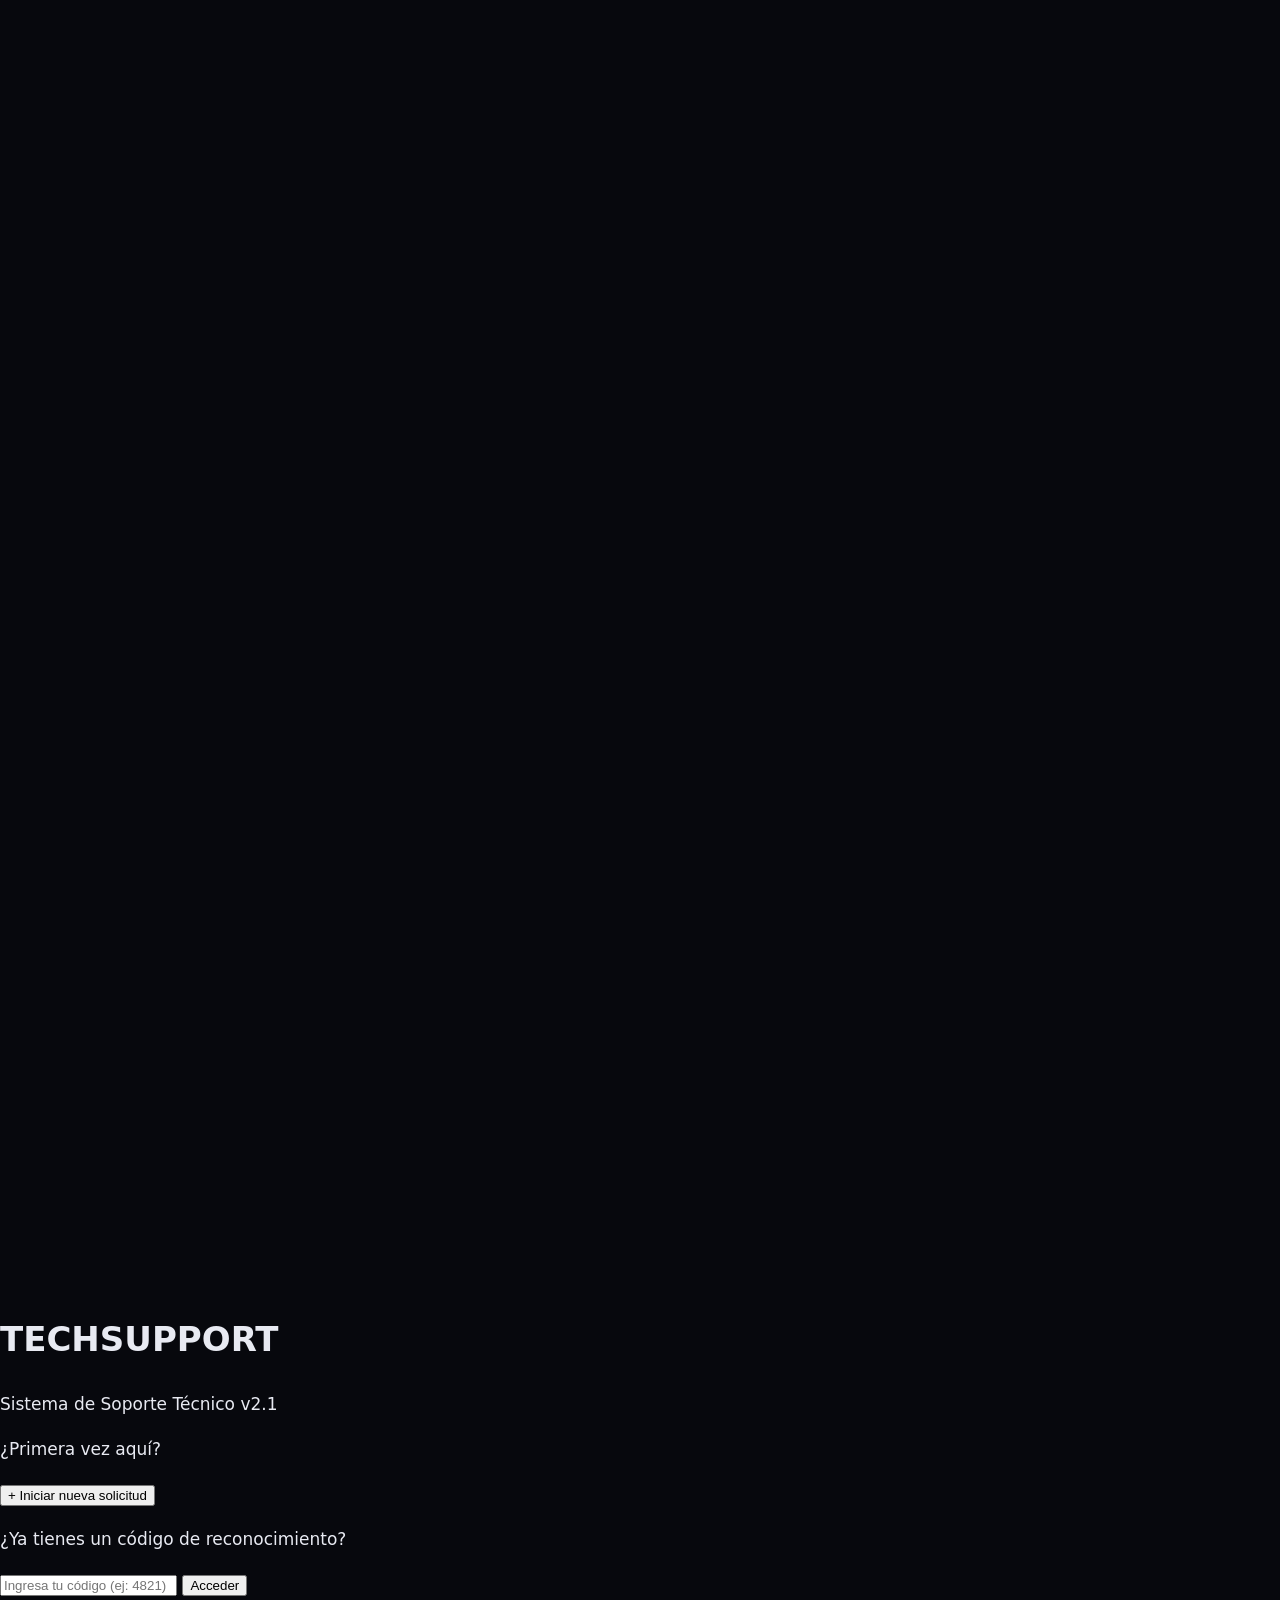
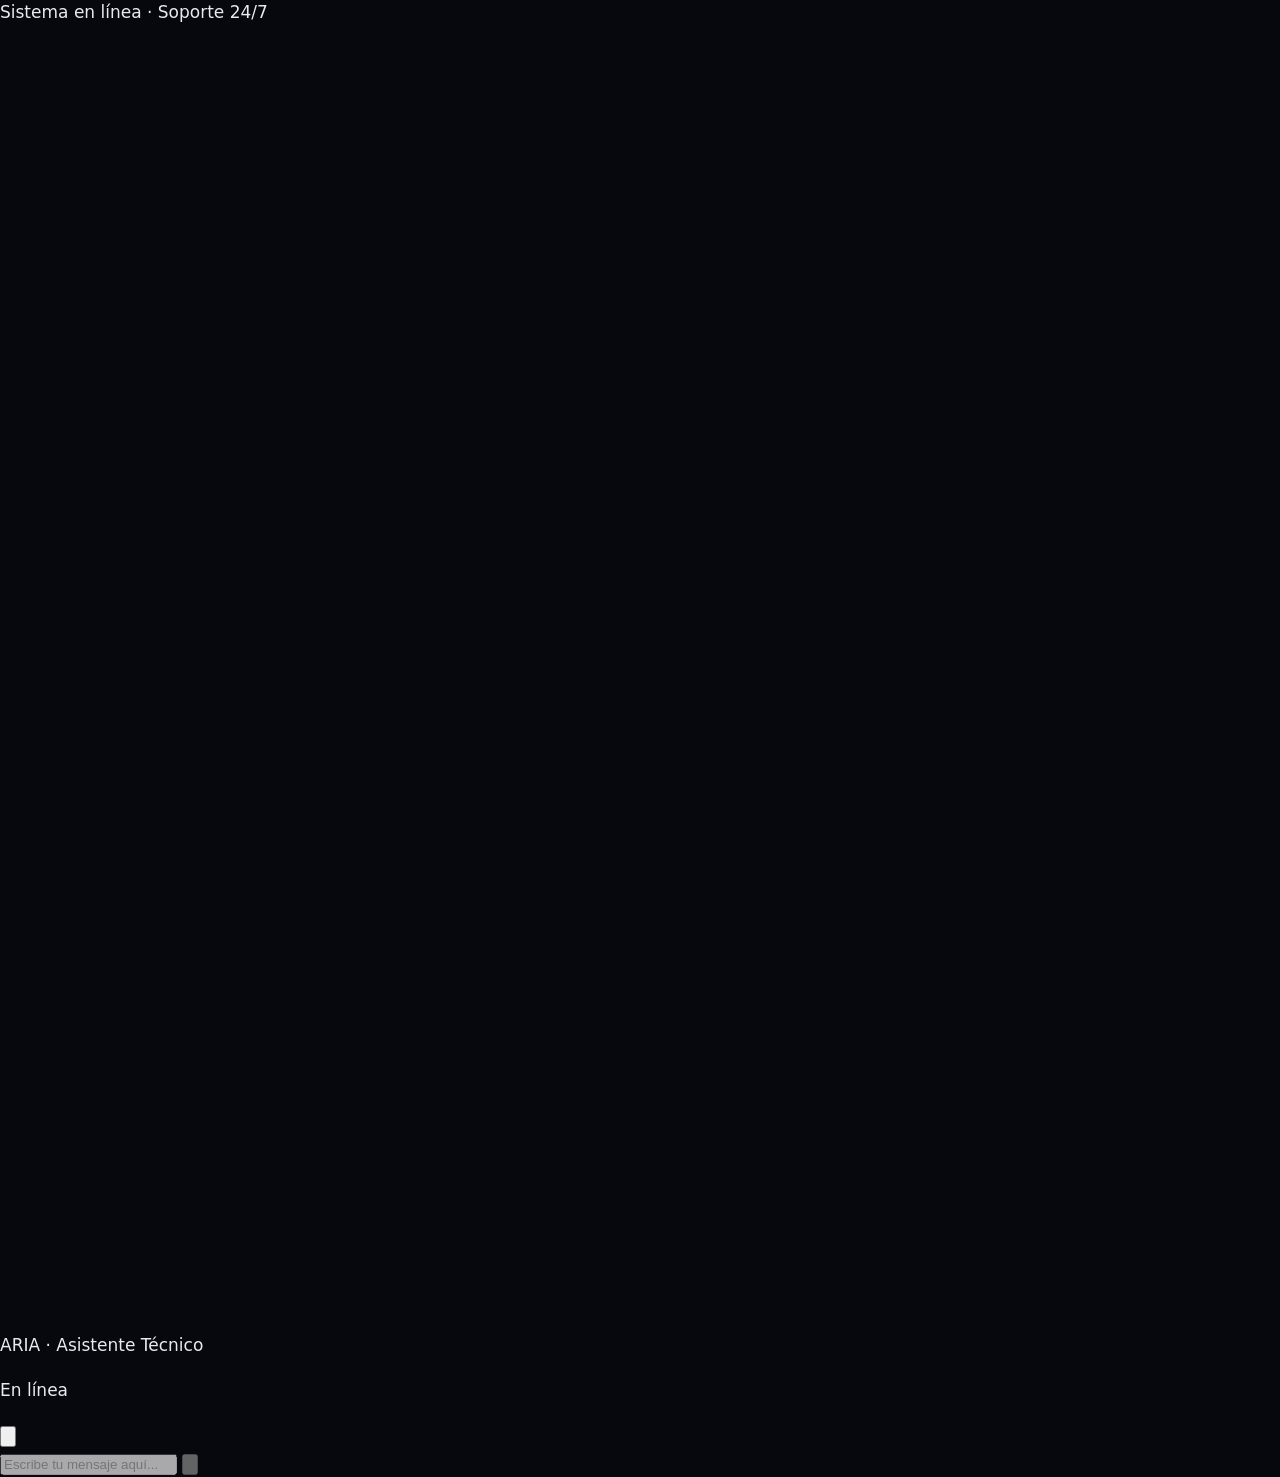
<file: index (7).html>
<!DOCTYPE html>
<html lang="es">
<head>
  <meta charset="UTF-8" />
  <meta name="viewport" content="width=device-width, initial-scale=1.0" />
  <title>TechSupport | Chat de Soporte Técnico</title>
  <link rel="stylesheet" href="styles.css" />
  <!-- Iconos y fuentes distintivas -->
  <link rel="preconnect" href="https://fonts.googleapis.com" />
  <link href="https://fonts.googleapis.com/css2?family=Share+Tech+Mono&family=Exo+2:wght@300;400;600;700&display=swap" rel="stylesheet" />
</head>
<body>

  <!-- ══════════════════════════════════════════
       PANTALLA DE BIENVENIDA / INGRESO DE CÓDIGO
  ══════════════════════════════════════════ -->
  <div id="welcome-screen" class="screen active">
    <div class="welcome-card">
      <div class="brand-header">
        <div class="brand-icon">
          <svg viewBox="0 0 40 40" fill="none" xmlns="http://www.w3.org/2000/svg">
            <rect x="4" y="4" width="14" height="14" rx="2" fill="var(--accent)"/>
            <rect x="22" y="4" width="14" height="14" rx="2" fill="var(--accent)" opacity="0.5"/>
            <rect x="4" y="22" width="14" height="14" rx="2" fill="var(--accent)" opacity="0.5"/>
            <rect x="22" y="22" width="14" height="14" rx="2" fill="var(--accent)"/>
          </svg>
        </div>
        <div>
          <h1 class="brand-name">TECHSUPPORT</h1>
          <p class="brand-tagline">Sistema de Soporte Técnico v2.1</p>
        </div>
      </div>

      <div class="welcome-divider"></div>

      <!-- Opción: nuevo usuario -->
      <div class="welcome-option" id="new-user-section">
        <p class="option-label">¿Primera vez aquí?</p>
        <button class="btn-primary" id="btn-new-chat">
          <span class="btn-icon">+</span> Iniciar nueva solicitud
        </button>
      </div>

      <!-- Opción: usuario recurrente -->
      <div class="welcome-option">
        <p class="option-label">¿Ya tienes un código de reconocimiento?</p>
        <div class="code-input-group">
          <input
            type="text"
            id="recognition-code-input"
            class="code-input"
            placeholder="Ingresa tu código (ej: 4821)"
            maxlength="6"
          />
          <button class="btn-secondary" id="btn-enter-code">Acceder</button>
        </div>
        <p class="code-hint" id="code-error" style="display:none; color:var(--error);">
          ⚠ Código no encontrado. Verifica e intenta de nuevo.
        </p>
      </div>

      <div class="welcome-footer">
        <span class="status-dot"></span> Sistema en línea · Soporte 24/7
      </div>
    </div>
  </div>

  <!-- ══════════════════════════════════════════
       PANTALLA PRINCIPAL DEL CHAT
  ══════════════════════════════════════════ -->
  <div id="chat-screen" class="screen">

    <!-- Barra superior del chat -->
    <header class="chat-header">
      <div class="chat-header-left">
        <div class="agent-avatar">
          <svg viewBox="0 0 32 32" fill="none">
            <circle cx="16" cy="16" r="16" fill="var(--accent-dim)"/>
            <rect x="10" y="8" width="12" height="8" rx="2" fill="var(--accent)"/>
            <circle cx="13" cy="11" r="1.5" fill="var(--bg-dark)"/>
            <circle cx="19" cy="11" r="1.5" fill="var(--bg-dark)"/>
            <path d="M10 18 Q16 24 22 18" stroke="var(--accent)" stroke-width="1.5" fill="none"/>
            <rect x="14" y="16" width="4" height="3" rx="1" fill="var(--accent)"/>
          </svg>
        </div>
        <div>
          <p class="agent-name">ARIA · Asistente Técnico</p>
          <p class="agent-status"><span class="status-dot"></span> En línea</p>
        </div>
      </div>
      <div class="chat-header-right">
        <!-- Badge del código de reconocimiento -->
        <div class="code-badge" id="code-badge" style="display:none;">
          <span class="code-badge-label">CÓDIGO</span>
          <span class="code-badge-value" id="badge-code-value">—</span>
        </div>
        <button class="btn-icon-action" id="btn-restart" title="Reiniciar conversación">
          <svg viewBox="0 0 24 24" fill="none" stroke="currentColor" stroke-width="2">
            <path d="M3 12a9 9 0 1 0 9-9 9.75 9.75 0 0 0-6.74 2.74L3 8"/>
            <path d="M3 3v5h5"/>
          </svg>
        </button>
      </div>
    </header>

    <!-- Área de mensajes -->
    <main class="chat-messages" id="chat-messages">
      <!-- Los mensajes se insertan aquí dinámicamente -->
    </main>

    <!-- Indicador de escritura -->
    <div class="typing-indicator" id="typing-indicator" style="display:none;">
      <div class="typing-bubble">
        <span></span><span></span><span></span>
      </div>
      <span class="typing-text">ARIA está escribiendo...</span>
    </div>

    <!-- Barra de entrada de texto -->
    <footer class="chat-input-area">
      <input
        type="text"
        id="user-input"
        class="chat-input"
        placeholder="Escribe tu mensaje aquí..."
        disabled
      />
      <button class="btn-send" id="btn-send" disabled>
        <svg viewBox="0 0 24 24" fill="none" stroke="currentColor" stroke-width="2">
          <line x1="22" y1="2" x2="11" y2="13"/>
          <polygon points="22 2 15 22 11 13 2 9 22 2"/>
        </svg>
      </button>
    </footer>
  </div>

  <!-- Modal de confirmación de reinicio -->
  <div id="modal-restart" class="modal-overlay" style="display:none;">
    <div class="modal-card">
      <p class="modal-title">⚠ Reiniciar conversación</p>
      <p class="modal-text">
        Si reinicias, comenzarás una solicitud completamente nueva.<br/>
        <strong>Tu historial actual no se eliminará.</strong>
      </p>
      <div class="modal-actions">
        <button class="btn-secondary" id="btn-cancel-restart">Cancelar</button>
        <button class="btn-danger" id="btn-confirm-restart">Sí, reiniciar</button>
      </div>
    </div>
  </div>

  <script src="script.js"></script>
</body>
</html>
</file>
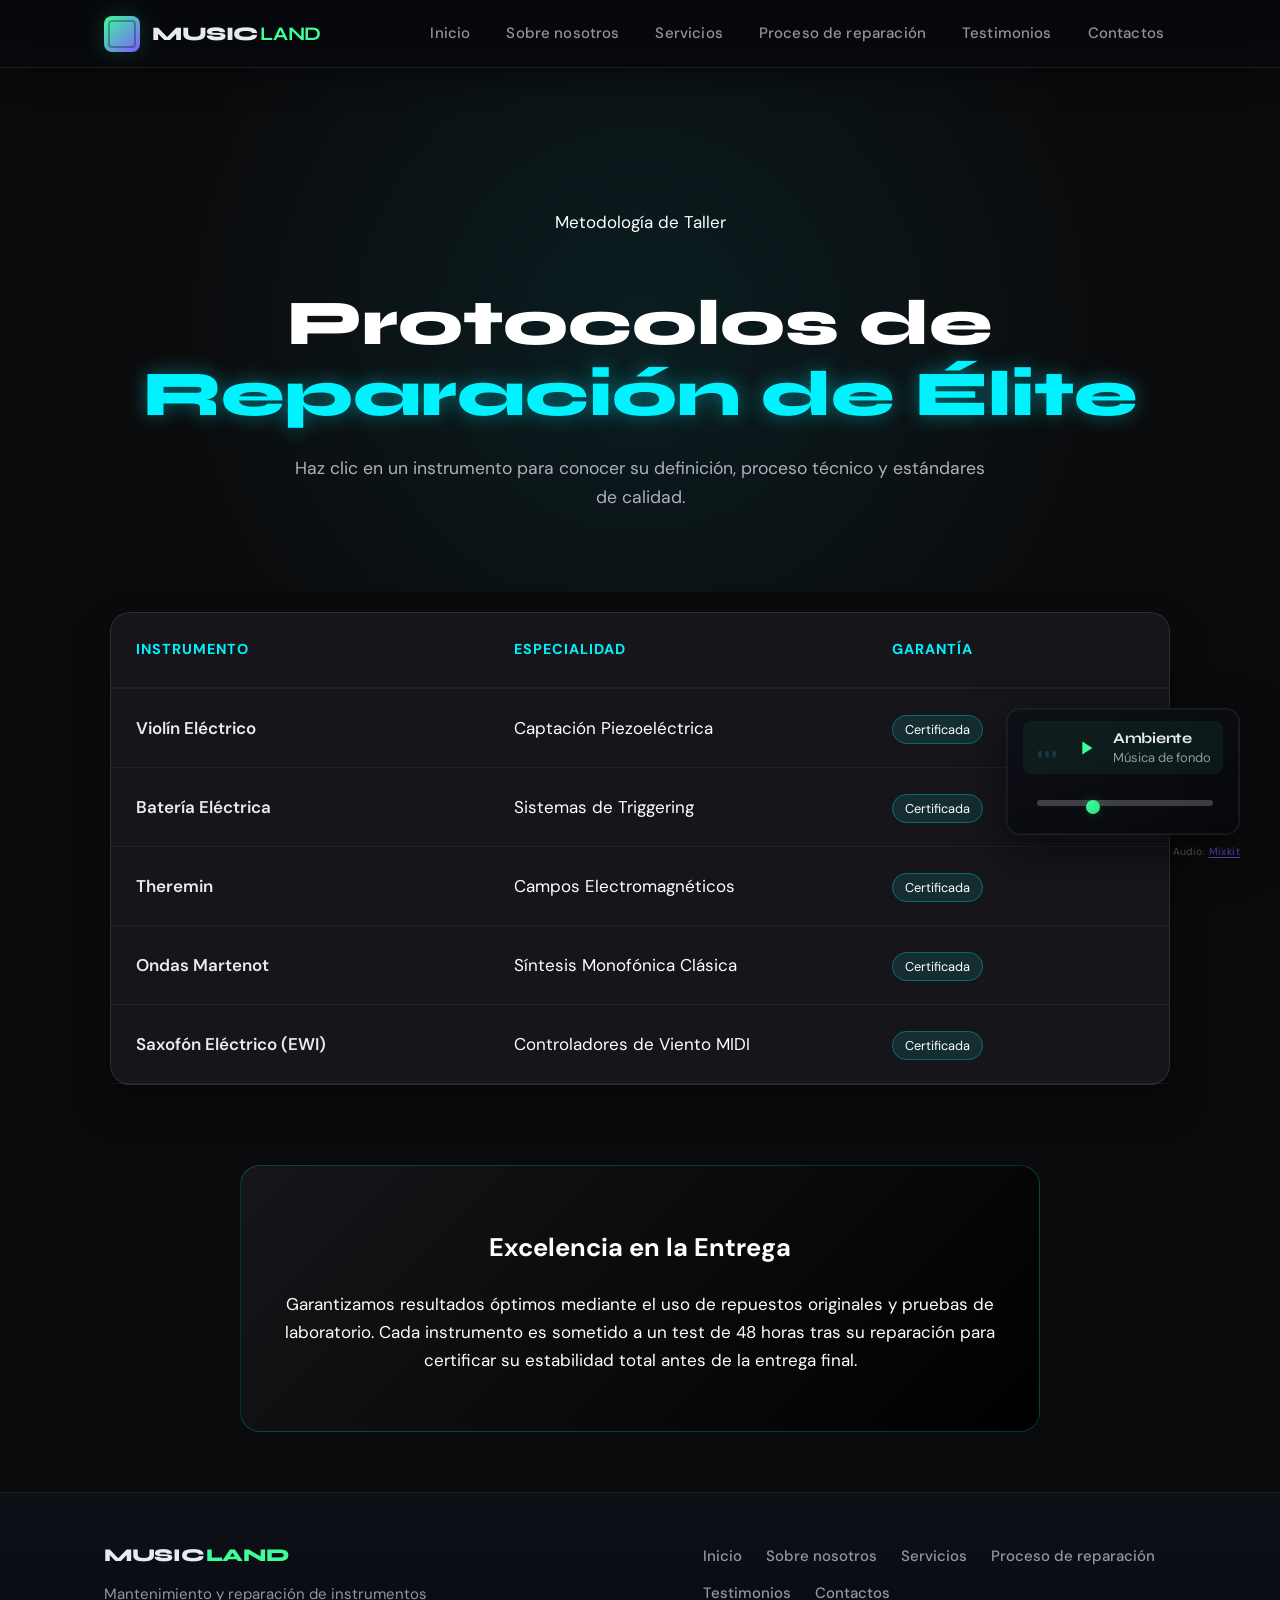
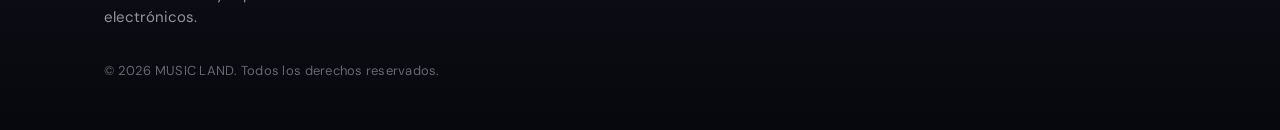
<file: procesodereparacion.html>
<!DOCTYPE html>
<html lang="es">
<head>
  <meta charset="UTF-8" />
  <meta name="viewport" content="width=device-width, initial-scale=1.0" />
  <meta name="description" content="Proceso de reparación detallado en MUSIC LAND: excelencia técnica para tus instrumentos." />
  <title>MUSIC LAND | Proceso de Reparación</title>
  <link rel="preconnect" href="https://fonts.googleapis.com" />
  <link rel="preconnect" href="https://fonts.gstatic.com" crossorigin />
  <link href="https://fonts.googleapis.com/css2?family=DM+Sans:wght@400;500;700&family=Syne:wght@600;700;800&display=swap" rel="stylesheet" />
  <link rel="stylesheet" href="styles.css" />
  <link rel="stylesheet" href="procesodereparacion.css" />
</head>
<body class="page-proceso">
  <header class="site-header" id="top">
    <div class="header-inner">
      <a class="logo" href="index.html">
        <span class="logo-mark"></span>
        <span class="logo-text">MUSIC<span class="logo-accent">LAND</span></span>
      </a>

      <nav class="nav" id="nav-primary" aria-label="Navegación principal">
        <ul class="nav-list">
          <li><a class="nav-link" href="index.html" data-nav>Inicio</a></li>
          <li><a class="nav-link" href="sobrenosotros.html" data-nav>Sobre nosotros</a></li>
          <li><a class="nav-link" href="servicios.html" data-nav>Servicios</a></li>
          <li><a class="nav-link" href="procesodereparacion.html" data-nav>Proceso de reparación</a></li>
          <li><a class="nav-link" href="testimonios.html" data-nav>Testimonios</a></li>
          <li><a class="nav-link" href="contacto.html" data-nav>Contactos</a></li>
        </ul>
      </nav>
    </div>
  </header>

  <main>
    <section class="pr-hero">
      <div class="pr-hero__inner">
        <span class="pr-tag">Metodología de Taller</span>
        <h1 class="pr-title">Protocolos de <span class="pr-gradient">Reparación de Élite</span></h1>
        <p class="pr-lead">Haz clic en un instrumento para conocer su definición, proceso técnico y estándares de calidad.</p>
      </div>
    </section>

    <section class="pr-section">
      <div class="pr-table-container">
        <div class="pr-table">
          <div class="pr-table__header">
            <div class="pr-col">Instrumento</div>
            <div class="pr-col">Especialidad</div>
            <div class="pr-col">Garantía</div>
          </div>

          <div class="pr-row" onclick="toggleDetails('violin')">
            <div class="pr-row__main">
              <div class="pr-col"><strong>Violín Eléctrico</strong></div>
              <div class="pr-col">Captación Piezoeléctrica</div>
              <div class="pr-col"><span class="status-tag">Certificada</span></div>
            </div>
            <div class="pr-row__details" id="details-violin">
              <div class="details-content">
                <p class="inst-def"><strong>Definición:</strong> Instrumento de cuerda que utiliza una salida electrónica para amplificar su sonido mediante pastillas piezoeléctricas, eliminando la caja de resonancia acústica tradicional.</p>
                <h3>Proceso de Reparación</h3>
                <ul>
                  <li>Calibración del puente para asegurar contacto uniforme con los sensores.</li>
                  <li>Revisión del preamplificador interno y blindaje contra ruidos electromagnéticos.</li>
                  <li>Ajuste de la impedancia de salida para evitar distorsión en amplificadores.</li>
                </ul>
              </div>
            </div>
          </div>

          <div class="pr-row" onclick="toggleDetails('bateria')">
            <div class="pr-row__main">
              <div class="pr-col"><strong>Batería Eléctrica</strong></div>
              <div class="pr-col">Sistemas de Triggering</div>
              <div class="pr-col"><span class="status-tag">Certificada</span></div>
            </div>
            <div class="pr-row__details" id="details-bateria">
              <div class="details-content">
                <p class="inst-def"><strong>Definición:</strong> Conjunto de pads con sensores electrónicos que envían señales a un módulo (cerebro) para reproducir sonidos de percusión muestreados.</p>
                <h3>Proceso de Reparación</h3>
                <ul>
                  <li>Sustitución y ajuste de sensibilidad de los sensores (triggers) de malla y goma.</li>
                  <li>Reparación de puertos de entrada/salida en el módulo central.</li>
                  <li>Actualización de mapas de velocidad para una respuesta dinámica real.</li>
                </ul>
              </div>
            </div>
          </div>

          <div class="pr-row" onclick="toggleDetails('theremin')">
            <div class="pr-row__main">
              <div class="pr-col"><strong>Theremin</strong></div>
              <div class="pr-col">Campos Electromagnéticos</div>
              <div class="pr-col"><span class="status-tag">Certificada</span></div>
            </div>
            <div class="pr-row__details" id="details-theremin">
              <div class="details-content">
                <p class="inst-def"><strong>Definición:</strong> Uno de los primeros instrumentos electrónicos, controlado sin contacto físico mediante la proximidad de las manos a dos antenas que regulan tono y volumen.</p>
                <h3>Proceso de Reparación</h3>
                <ul>
                  <li>Calibración de osciladores de alta frecuencia (heterodinos).</li>
                  <li>Ajuste de la linealidad de las antenas para una respuesta de tono precisa.</li>
                  <li>Revisión de componentes de vacío o circuitos analógicos de estado sólido.</li>
                </ul>
              </div>
            </div>
          </div>

          <div class="pr-row" onclick="toggleDetails('ondas')">
            <div class="pr-row__main">
              <div class="pr-col"><strong>Ondas Martenot</strong></div>
              <div class="pr-col">Síntesis Monofónica Clásica</div>
              <div class="pr-col"><span class="status-tag">Certificada</span></div>
            </div>
            <div class="pr-row__details" id="details-ondas">
              <div class="details-content">
                <p class="inst-def"><strong>Definición:</strong> Instrumento electrónico monofónico que utiliza un anillo deslizante y un teclado para generar sonidos etéreos, muy utilizado en música de vanguardia y cine.</p>
                <h3>Proceso de Reparación</h3>
                <ul>
                  <li>Mantenimiento del hilo conductor y el mecanismo del anillo deslizante (ruban).</li>
                  <li>Restauración de la "touche d'intensité" para el control dinámico sensible.</li>
                  <li>Alineación de filtros y difusores (altavoces especiales como la palme).</li>
                </ul>
              </div>
            </div>
          </div>

          <div class="pr-row" onclick="toggleDetails('saxo')">
            <div class="pr-row__main">
              <div class="pr-col"><strong>Saxofón Eléctrico (EWI)</strong></div>
              <div class="pr-col">Controladores de Viento MIDI</div>
              <div class="pr-col"><span class="status-tag">Certificada</span></div>
            </div>
            <div class="pr-row__details" id="details-saxo">
              <div class="details-content">
                <p class="inst-def"><strong>Definición:</strong> Instrumento de viento electrónico que traduce el flujo de aire y el digitado en datos MIDI o sonidos sintetizados internamente.</p>
                <h3>Proceso de Reparación</h3>
                <ul>
                  <li>Limpieza y recalibración del sensor de presión de aire (breath sensor).</li>
                  <li>Reparación de llaves táctiles capacitivas para evitar falsos disparos.</li>
                  <li>Mantenimiento del puerto de drenaje de humedad para proteger la electrónica interna.</li>
                </ul>
              </div>
            </div>
          </div>

        </div>
      </div>
    </section>

    <section class="pr-guarantee">
      <div class="pr-card-guarantee">
        <h2>Excelencia en la Entrega</h2>
        <p>Garantizamos resultados óptimos mediante el uso de repuestos originales y pruebas de laboratorio. Cada instrumento es sometido a un test de 48 horas tras su reparación para certificar su estabilidad total antes de la entrega final.</p>
      </div>
    </section>
  </main>
    <!-- Música de ambiente -->
  <div class="music-dock" id="music-dock">
    <audio id="bg-audio" preload="metadata" loop playsinline>
      <source src="https://assets.mixkit.co/music/522/522.mp3" type="audio/mpeg" />
    </audio>
    <div class="music-dock__panel">
      <button type="button" class="music-dock__toggle" id="music-toggle" aria-pressed="false" aria-label="Activar música de ambiente">
        <span class="music-dock__eq" aria-hidden="true">
          <span class="music-dock__eq-bar"></span>
          <span class="music-dock__eq-bar"></span>
          <span class="music-dock__eq-bar"></span>
        </span>
        <svg class="music-dock__icon music-dock__icon--play" width="22" height="22" viewBox="0 0 24 24" fill="none" xmlns="http://www.w3.org/2000/svg" aria-hidden="true">
          <path d="M8 5v14l11-7L8 5z" fill="currentColor" />
        </svg>
        <svg class="music-dock__icon music-dock__icon--pause" width="22" height="22" viewBox="0 0 24 24" fill="none" xmlns="http://www.w3.org/2000/svg" aria-hidden="true">
          <path d="M6 5h4v14H6V5zm8 0h4v14h-4V5z" fill="currentColor" />
        </svg>
        <span class="music-dock__text">
          <span class="music-dock__title">Ambiente</span>
          <span class="music-dock__sub">Música de fondo</span>
        </span>
      </button>
      <div class="music-dock__vol-wrap">
        <label class="visually-hidden" for="music-vol">Volumen</label>
        <input type="range" id="music-vol" class="music-dock__range" min="0" max="1" step="0.05" value="0.28" aria-label="Volumen de la música de fondo" />
      </div>
    </div>
    <p class="music-dock__credit">
      Audio: <a href="https://mixkit.co/free-stock-music/" target="_blank" rel="noopener noreferrer">Mixkit</a>
    </p>
  </div>
    <footer class="site-footer" id="pie">
    <div class="footer-inner">
      <div class="footer-brand">
        <a class="footer-logo" href="index.html#inicio">MUSIC<span>LAND</span></a>
        <p class="footer-tagline">Mantenimiento y reparación de instrumentos electrónicos.</p>
      </div>
      <nav class="footer-nav" aria-label="Pie de página">
        <ul class="footer-links">
          <li><a href="index.html#inicio">Inicio</a></li>
          <li><a href="sobrenosotros.html">Sobre nosotros</a></li>
          <li><a href="servicios.html">Servicios</a></li>
          <li><a href="index.html#proceso">Proceso de reparación</a></li>
          <li><a href="index.html#testimonios">Testimonios</a></li>
          <li><a href="contacto.html">Contactos</a></li>
        </ul>
      </nav>
      <p class="footer-copy">© 2026 MUSIC LAND. Todos los derechos reservados.</p>
    </div>
  </footer>

  <script>
    function toggleDetails(id) {
      const details = document.getElementById('details-' + id);
      const row = details.parentElement;
      const isOpen = details.classList.contains('is-active');

      document.querySelectorAll('.pr-row__details').forEach(d => d.classList.remove('is-active'));
      document.querySelectorAll('.pr-row').forEach(r => r.classList.remove('is-open'));

      if (!isOpen) {
        details.classList.add('is-active');
        row.classList.add('is-open');
      }
    }
  </script>
   <script>
    (function () {
      var audio = document.getElementById('bg-audio');
      var dock = document.getElementById('music-dock');
      var btn = document.getElementById('music-toggle');
      var vol = document.getElementById('music-vol');
      if (!audio || !dock || !btn) return;

      function setPlaying(on) {
        dock.classList.toggle('music-dock--playing', on);
        btn.setAttribute('aria-pressed', on ? 'true' : 'false');
        btn.setAttribute('aria-label', on ? 'Pausar música de ambiente' : 'Activar música de ambiente');
      }

      audio.volume = vol ? parseFloat(vol.value) || 0.28 : 0.28;

      btn.addEventListener('click', function () {
        if (audio.paused) {
          audio.play().then(function () { setPlaying(true); }).catch(function () { setPlaying(false); });
        } else {
          audio.pause(); setPlaying(false);
        }
      });

      if (vol) { vol.addEventListener('input', function () { audio.volume = parseFloat(vol.value); }); }
      audio.addEventListener('play',  function () { setPlaying(true);  });
      audio.addEventListener('pause', function () { setPlaying(false); });
    })();
  </script>
</body>
</html>
</file>
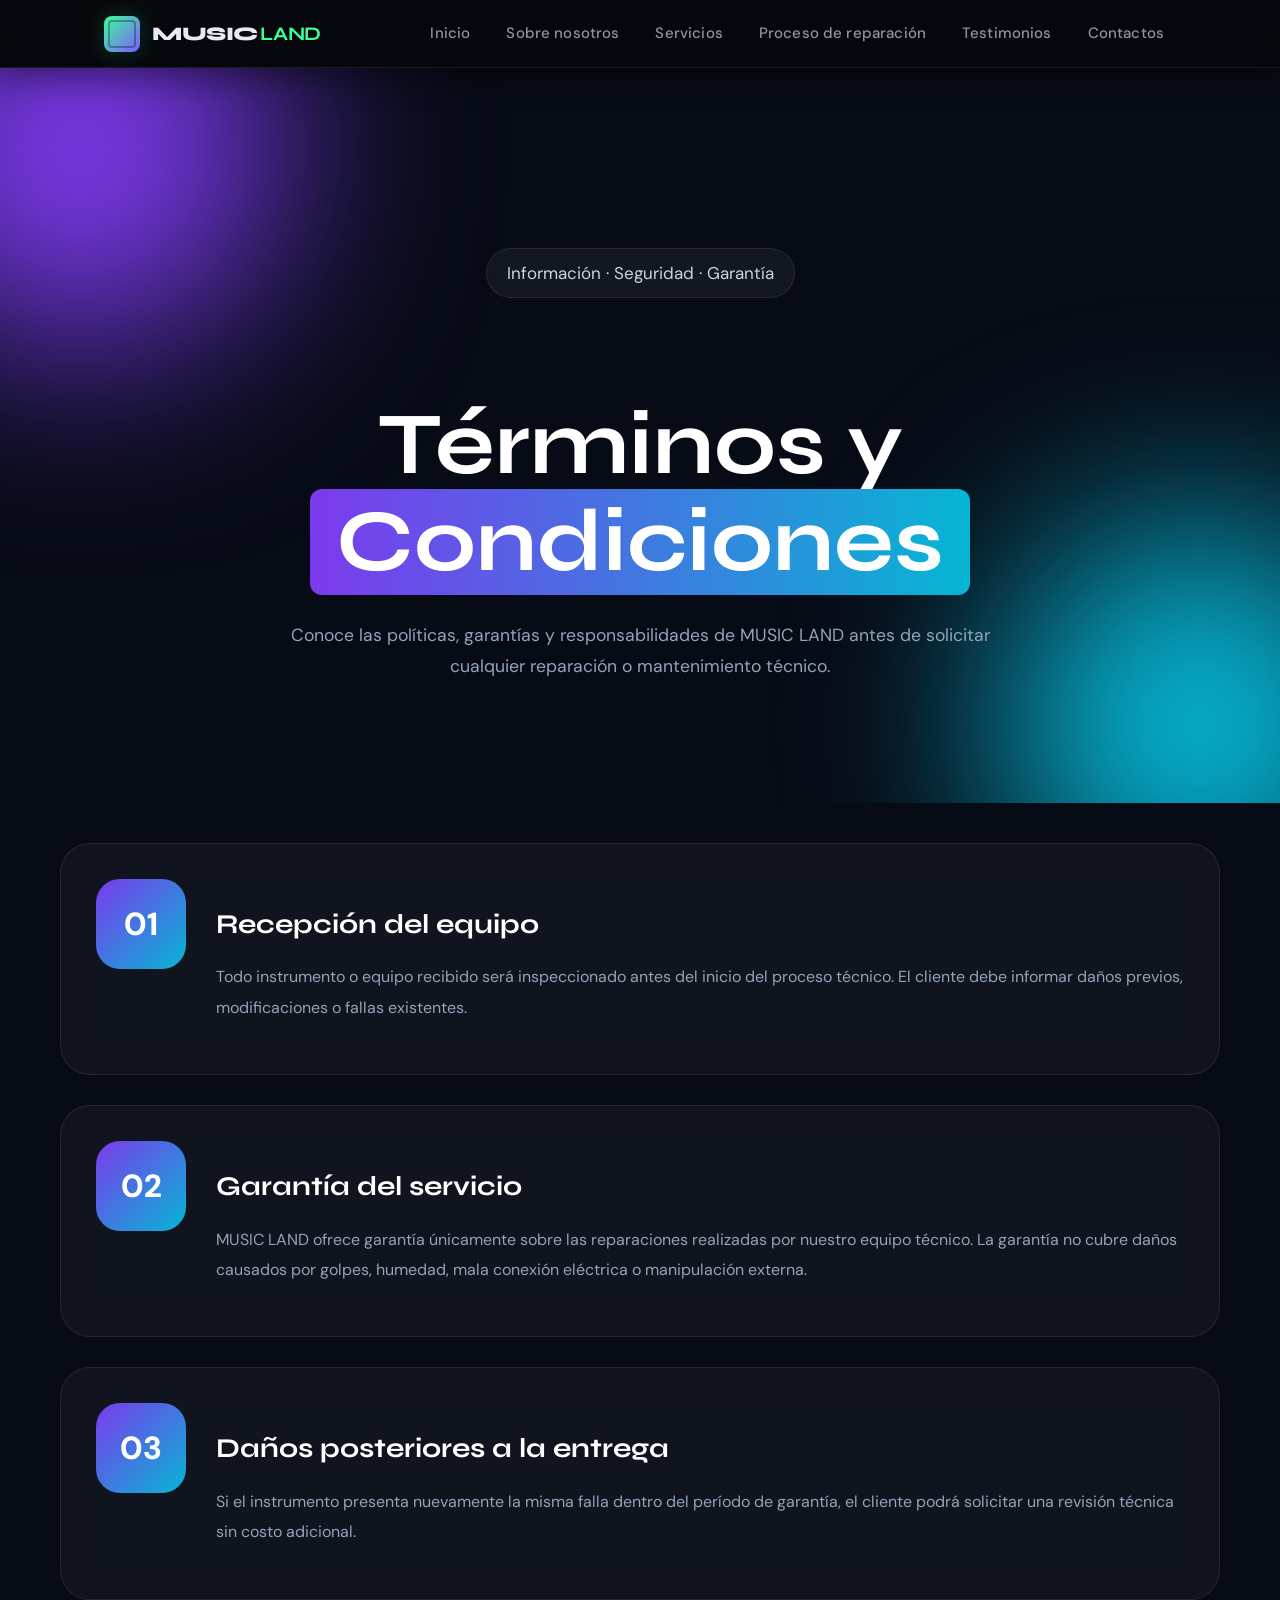
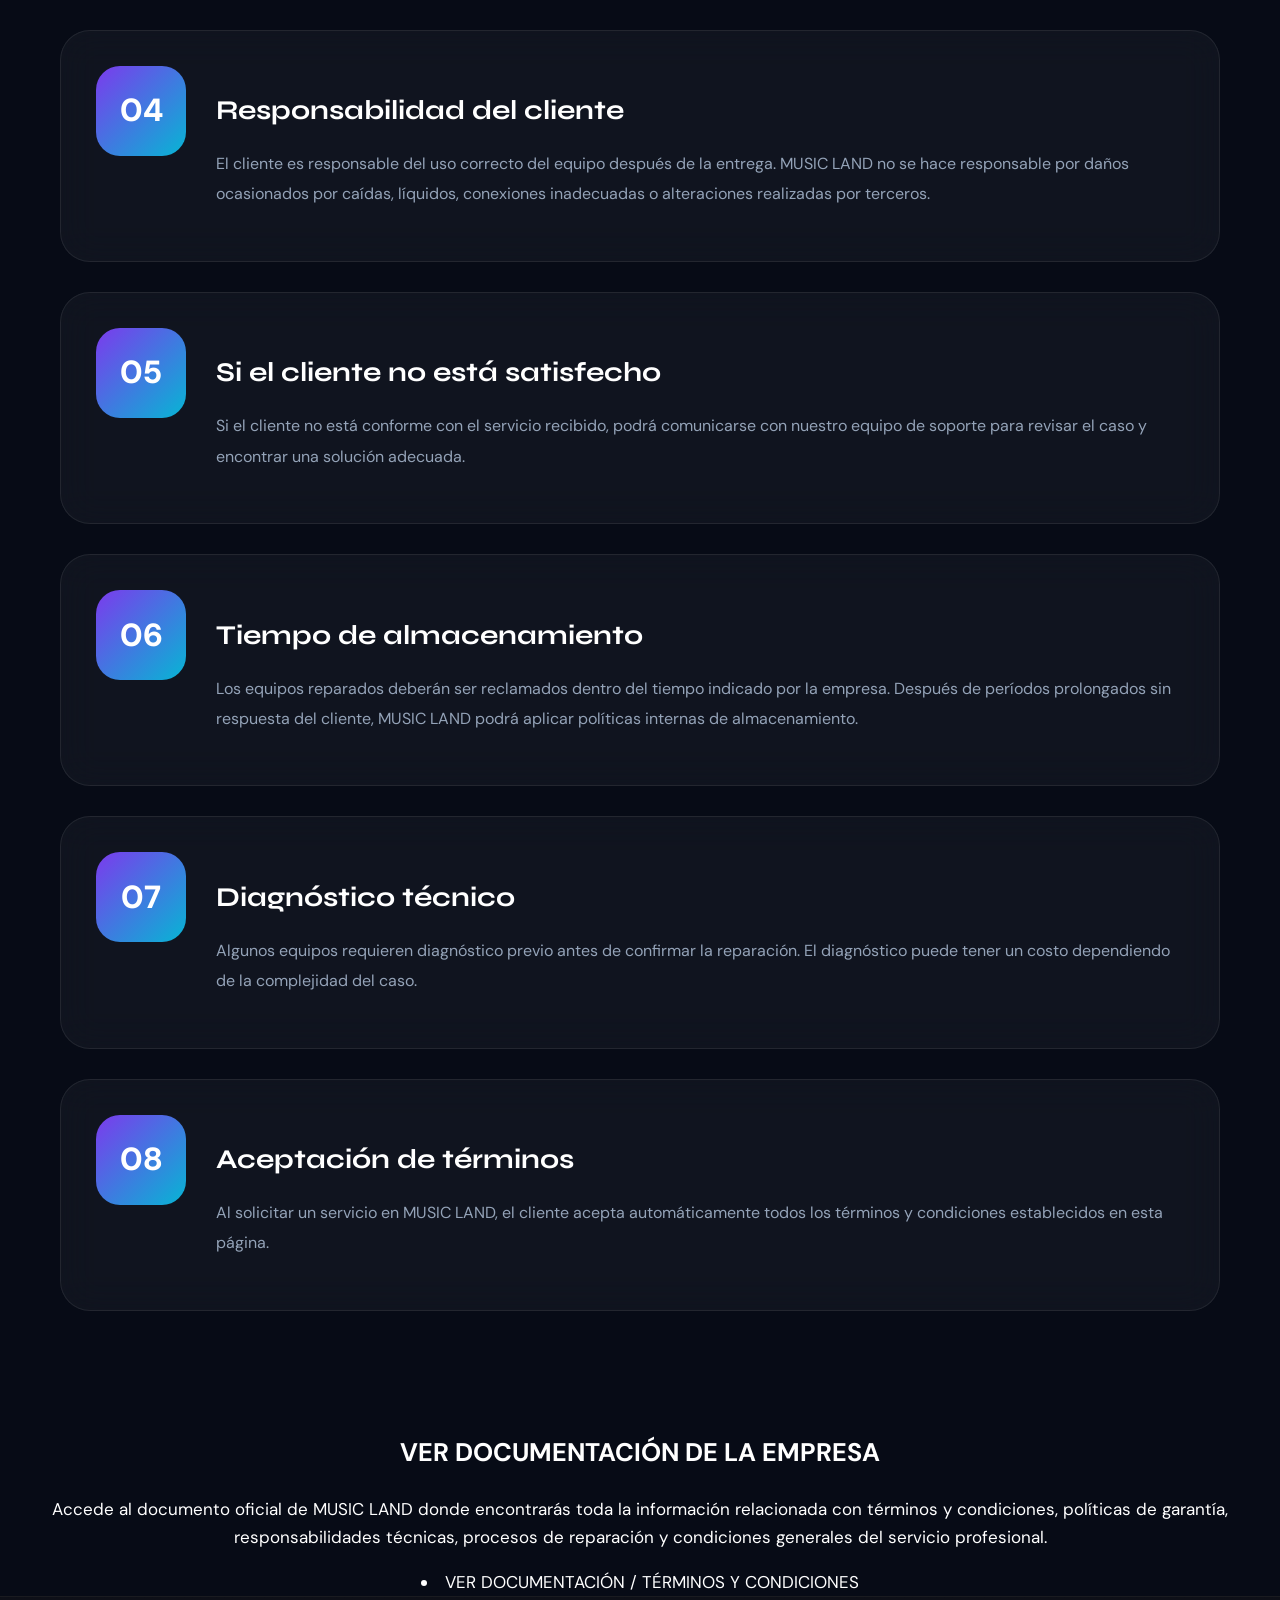
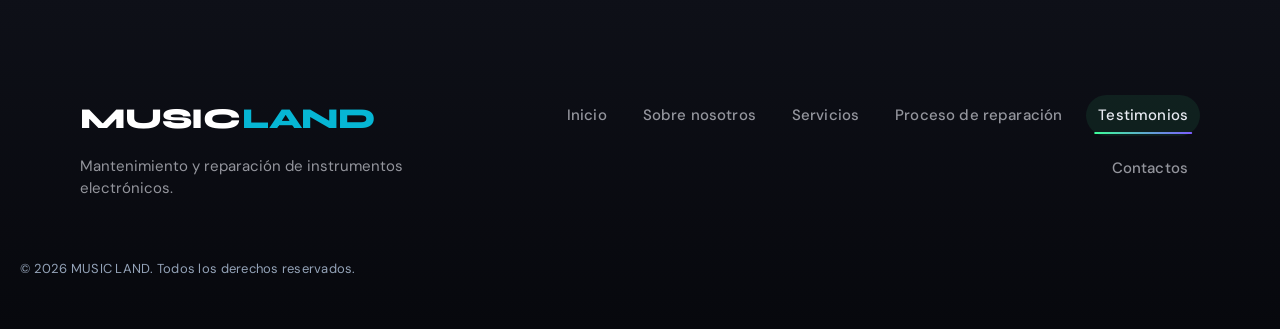
<file: terminos.html>
<!DOCTYPE html>
<html lang="es">

<head>

  <meta charset="UTF-8" />
  <meta name="viewport" content="width=device-width, initial-scale=1.0" />

  <title>MUSIC LAND | Términos y Condiciones</title>

  <link rel="preconnect" href="https://fonts.googleapis.com">
  <link rel="preconnect" href="https://fonts.gstatic.com" crossorigin>

  <link href="https://fonts.googleapis.com/css2?family=DM+Sans:wght@400;500;700&family=Syne:wght@600;700;800&display=swap" rel="stylesheet">

  <link rel="stylesheet" href="styles.css">
  <link rel="stylesheet" href="terminos.css">

</head>

<body class="page-terminos">



  <!-- HEADER -->
  <header class="site-header">

    <div class="header-inner">

      <a class="logo" href="/index.html">

        <span class="logo-mark"></span>

        <span class="logo-text">
          MUSIC<span class="logo-accent">LAND</span>
        </span>

      </a>
  
      <nav class="nav" id="nav-primary" aria-label="Navegación principal">
        <ul class="nav-list">
          <li><a class="nav-link" href="index.html" data-nav>Inicio</a></li>
          <li><a class="nav-link" href="sobrenosotros.html" data-nav>Sobre nosotros</a></li>
          <li><a class="nav-link" href="servicios.html" data-nav>Servicios</a></li>
          <li><a class="nav-link" href="procesodereparacion.html" data-nav>Proceso de reparación</a></li>
          <li><a class="nav-link" href="testimonios.html" data-nav>Testimonios</a></li>
          <li><a class="nav-link" href="contacto.html" data-nav>Contactos</a></li>
        </ul>
      </nav>
    </div>
  </header>

  <!-- HERO -->
  <section class="terms-hero">

    <div class="terms-hero__bg">

      <div class="orb orb-1"></div>
      <div class="orb orb-2"></div>

    </div>

    <div class="terms-hero__content">

      <span class="terms-tag">
        Información · Seguridad · Garantía
      </span>

      <h1>
        Términos y <span>Condiciones</span>
      </h1>

      <p>
        Conoce las políticas, garantías y responsabilidades de MUSIC LAND antes de solicitar cualquier reparación o mantenimiento técnico.
      </p>

    </div>

  </section>

  <!-- CONTENIDO -->
  <main class="terms-container">

    <!-- BLOQUE -->
    <section class="term-card">

      <div class="term-number">01</div>

      <div class="term-content">

        <h2>Recepción del equipo</h2>

        <p>
          Todo instrumento o equipo recibido será inspeccionado antes del inicio del proceso técnico. El cliente debe informar daños previos, modificaciones o fallas existentes.
        </p>

      </div>

    </section>

    <!-- BLOQUE -->
    <section class="term-card">

      <div class="term-number">02</div>

      <div class="term-content">

        <h2>Garantía del servicio</h2>

        <p>
          MUSIC LAND ofrece garantía únicamente sobre las reparaciones realizadas por nuestro equipo técnico. La garantía no cubre daños causados por golpes, humedad, mala conexión eléctrica o manipulación externa.
        </p>

      </div>

    </section>

    <!-- BLOQUE -->
    <section class="term-card">

      <div class="term-number">03</div>

      <div class="term-content">

        <h2>Daños posteriores a la entrega</h2>

        <p>
          Si el instrumento presenta nuevamente la misma falla dentro del período de garantía, el cliente podrá solicitar una revisión técnica sin costo adicional.
        </p>

      </div>

    </section>

    <!-- BLOQUE -->
    <section class="term-card">

      <div class="term-number">04</div>

      <div class="term-content">

        <h2>Responsabilidad del cliente</h2>

        <p>
          El cliente es responsable del uso correcto del equipo después de la entrega. MUSIC LAND no se hace responsable por daños ocasionados por caídas, líquidos, conexiones inadecuadas o alteraciones realizadas por terceros.
        </p>

      </div>

    </section>

    <!-- BLOQUE -->
    <section class="term-card">

      <div class="term-number">05</div>

      <div class="term-content">

        <h2>Si el cliente no está satisfecho</h2>

        <p>
          Si el cliente no está conforme con el servicio recibido, podrá comunicarse con nuestro equipo de soporte para revisar el caso y encontrar una solución adecuada.
        </p>

      </div>

    </section>

    <!-- BLOQUE -->
    <section class="term-card">

      <div class="term-number">06</div>

      <div class="term-content">

        <h2>Tiempo de almacenamiento</h2>

        <p>
          Los equipos reparados deberán ser reclamados dentro del tiempo indicado por la empresa. Después de períodos prolongados sin respuesta del cliente, MUSIC LAND podrá aplicar políticas internas de almacenamiento.
        </p>

      </div>

    </section>

    <!-- BLOQUE -->
    <section class="term-card">

      <div class="term-number">07</div>

      <div class="term-content">

        <h2>Diagnóstico técnico</h2>

        <p>
          Algunos equipos requieren diagnóstico previo antes de confirmar la reparación. El diagnóstico puede tener un costo dependiendo de la complejidad del caso.
        </p>

      </div>

    </section>

    <!-- BLOQUE -->
    <section class="term-card">

      <div class="term-number">08</div>

      <div class="term-content">

        <h2>Aceptación de términos</h2>

        <p>
          Al solicitar un servicio en MUSIC LAND, el cliente acepta automáticamente todos los términos y condiciones establecidos en esta página.
        </p>

      </div>

    </section>

  </main>

  <!-- =========================================
     DOCUMENTACIÓN OFICIAL · MUSIC LAND
========================================= -->

<section class="ml-document-section">

  <!-- EFECTOS -->
  <div class="ml-document-blur ml-document-blur--one"></div>
  <div class="ml-document-blur ml-document-blur--two"></div>



      <h2 style="text-align: center;">

        VER DOCUMENTACIÓN DE LA EMPRESA 

      </h2>

      <p style="text-align: center;">

        Accede al documento oficial de MUSIC LAND donde encontrarás toda la información relacionada con términos y condiciones, políticas de garantía, responsabilidades técnicas, procesos de reparación y condiciones generales del servicio profesional.

      </p>
<li style="text-align: center;">
<a
  href="docs/TÉRMINOS Y CONDICIONES GENERALES DE SERVICIO.docx"
  target="_blank"
  class="ml-document-btn"
>

VER DOCUMENTACIÓN / TÉRMINOS Y CONDICIONES

</a>
</li>
    </div>

  </div>

</section>


 <footer class="site-footer" id="pie">
    <div class="footer-inner">
      <div class="footer-brand">
        <a class="footer-logo" href="index.html#inicio">MUSIC<span>LAND</span></a>
        <p class="footer-tagline">Mantenimiento y reparación de instrumentos electrónicos.</p>
      </div>
      <nav class="nav">
        <ul class="nav-list">
          <li><a class="nav-link" href="index.html">Inicio</a></li>
          <li><a class="nav-link" href="sobrenosotros.html">Sobre nosotros</a></li>
          <li><a class="nav-link" href="servicios.html">Servicios</a></li>
          <li><a class="nav-link" href="procesodereparacion.html">Proceso de reparación</a></li>
          <li><a class="nav-link nav-link--active" href="testimonios.html">Testimonios</a></li>
          <li><a class="nav-link" href="index.html#contactos">Contactos</a></li>
          
        </ul>
      </nav>
    </div>
  </header>
      <p class="footer-copy">© 2026 MUSIC LAND. Todos los derechos reservados.</p>
    </div>
  </footer>
  

</body>

</html>
</file>
<file: styles.css>
/* ============================================
   MUSIC LAND — Diseño global + Home / Menú
   Mantenimiento y reparación de instrumentos electrónicos
   ============================================ */

:root {
  /* Paleta: estudio nocturno + acento eléctrico */
  --color-bg-deep: #07080d;
  --color-bg-raised: #0e1018;
  --color-surface: rgba(20, 24, 36, 0.72);
  --color-border: rgba(255, 255, 255, 0.08);
  --color-text: #e8eaf2;
  --color-text-muted: rgba(232, 234, 242, 0.62);
  --color-accent: #3dff9a;
  --color-accent-dim: rgba(61, 255, 154, 0.18);
  --color-accent-hot: #7c5cff;
  --color-accent-hot-dim: rgba(124, 92, 255, 0.22);

  /* Tipografía */
  --font-display: "Syne", system-ui, sans-serif;
  --font-body: "DM Sans", system-ui, sans-serif;
  --text-xs: clamp(0.75rem, 0.7rem + 0.2vw, 0.8125rem);
  --text-sm: clamp(0.875rem, 0.82rem + 0.25vw, 0.9375rem);
  --text-base: clamp(1rem, 0.92rem + 0.35vw, 1.0625rem);
  --text-lg: clamp(1.125rem, 1rem + 0.5vw, 1.25rem);
  --text-hero: clamp(2.25rem, 1.4rem + 3.5vw, 3.75rem);
  --leading-tight: 1.1;
  --leading-body: 1.65;

  /* Espaciado y layout */
  --space-xs: 0.5rem;
  --space-sm: 0.75rem;
  --space-md: 1rem;
  --space-lg: 1.5rem;
  --space-xl: 2rem;
  --space-2xl: 3rem;
  --page-pad: clamp(1.25rem, 4vw, 2.5rem);
  --header-h: 4.25rem;
  --radius-sm: 0.5rem;
  --radius-md: 0.875rem;
  --radius-pill: 999px;
  --shadow-header: 0 8px 32px rgba(0, 0, 0, 0.45);
  --transition-fast: 0.2s ease;
  --transition-med: 0.35s cubic-bezier(0.22, 1, 0.36, 1);
  --max-content: 72rem;
}

*,
*::before,
*::after {
  box-sizing: border-box;
}

html {
  scroll-behavior: smooth;
}

body {
  margin: 0;
  min-height: 100vh;
  font-family: var(--font-body);
  font-size: var(--text-base);
  line-height: var(--leading-body);
  color: var(--color-text);
  background-color: var(--color-bg-deep);
  -webkit-font-smoothing: antialiased;
}

img {
  max-width: 100%;
  height: auto;
}

a {
  color: inherit;
  text-decoration: none;
}

strong {
  font-weight: 600;
  color: var(--color-text);
}

/* Accesibilidad */
.skip-link {
  position: absolute;
  left: -9999px;
  top: 0;
  z-index: 100;
  padding: var(--space-sm) var(--space-md);
  background: var(--color-accent);
  color: var(--color-bg-deep);
  font-weight: 600;
}
.skip-link:focus {
  left: var(--page-pad);
  top: var(--space-sm);
}

.visually-hidden {
  position: absolute;
  width: 1px;
  height: 1px;
  padding: 0;
  margin: -1px;
  overflow: hidden;
  clip: rect(0, 0, 0, 0);
  white-space: nowrap;
  border: 0;
}

/* ========== Cabecera + Navegación ========== */
.site-header {
  position: sticky;
  top: 0;
  z-index: 50;
  height: var(--header-h);
  border-bottom: 1px solid var(--color-border);
  background: linear-gradient(
    180deg,
    rgba(7, 8, 13, 0.96) 0%,
    rgba(7, 8, 13, 0.88) 100%
  );
  backdrop-filter: blur(16px);
  -webkit-backdrop-filter: blur(16px);
  box-shadow: var(--shadow-header);
}

.header-inner {
  display: flex;
  align-items: center;
  justify-content: space-between;
  gap: var(--space-lg);
  max-width: var(--max-content);
  margin: 0 auto;
  padding: 0 var(--page-pad);
  height: 100%;
}

.logo {
  display: inline-flex;
  align-items: center;
  gap: var(--space-sm);
  font-family: var(--font-display);
  font-weight: 800;
  font-size: clamp(1.05rem, 0.95rem + 0.4vw, 1.2rem);
  letter-spacing: -0.02em;
  color: var(--color-text);
  flex-shrink: 0;
  z-index: 2;
}

.logo-mark {
  width: 2.25rem;
  height: 2.25rem;
  border-radius: var(--radius-sm);
  background: linear-gradient(
    135deg,
    var(--color-accent) 0%,
    var(--color-accent-hot) 100%
  );
  position: relative;
  box-shadow: 0 0 24px var(--color-accent-dim);
}
.logo-mark::after {
  content: "";
  position: absolute;
  inset: 4px;
  border-radius: 4px;
  border: 2px solid rgba(7, 8, 13, 0.35);
  opacity: 0.9;
}

.logo-text {
  display: flex;
  align-items: baseline;
  gap: 0.12em;
}
.logo-accent {
  color: var(--color-accent);
  font-weight: 700;
}

.nav-toggle {
  display: none;
  flex-direction: column;
  justify-content: center;
  gap: 6px;
  width: 2.75rem;
  height: 2.75rem;
  padding: 0;
  border: 1px solid var(--color-border);
  border-radius: var(--radius-sm);
  background: var(--color-surface);
  cursor: pointer;
  z-index: 2;
}
.nav-toggle-bar {
  display: block;
  width: 1.25rem;
  height: 2px;
  margin: 0 auto;
  background: var(--color-text);
  border-radius: 1px;
  transition: transform var(--transition-fast), opacity var(--transition-fast);
}
.site-header.nav-open .nav-toggle-bar:nth-child(1) {
  transform: translateY(8px) rotate(45deg);
}
.site-header.nav-open .nav-toggle-bar:nth-child(2) {
  opacity: 0;
}
.site-header.nav-open .nav-toggle-bar:nth-child(3) {
  transform: translateY(-8px) rotate(-45deg);
}

.nav {
  flex: 1;
  display: flex;
  justify-content: flex-end;
}

.nav-list {
  display: flex;
  flex-wrap: wrap;
  align-items: center;
  justify-content: flex-end;
  gap: clamp(0.25rem, 1.5vw, 0.75rem);
  list-style: none;
  margin: 0;
  padding: 0;
}

.nav-link {
  position: relative;
  display: inline-block;
  padding: var(--space-xs) var(--space-sm);
  font-size: var(--text-sm);
  font-weight: 500;
  letter-spacing: 0.01em;
  color: var(--color-text-muted);
  border-radius: var(--radius-pill);
  transition: color var(--transition-fast), background var(--transition-fast);
}
.nav-link::after {
  content: "";
  position: absolute;
  left: 50%;
  bottom: 2px;
  width: 0;
  height: 2px;
  border-radius: 1px;
  background: linear-gradient(90deg, var(--color-accent), var(--color-accent-hot));
  transform: translateX(-50%);
  transition: width var(--transition-med);
}
.nav-link:hover,
.nav-link:focus-visible {
  color: var(--color-text);
  outline: none;
}
.nav-link:hover::after,
.nav-link:focus-visible::after {
  width: calc(100% - 1rem);
}
.nav-link--active {
  color: var(--color-text);
  background: rgba(61, 255, 154, 0.08);
}
.nav-link--active::after {
  width: calc(100% - 1rem);
}

/* ========== Home — Hero ========== */
.hero {
  position: relative;
  min-height: calc(100vh - var(--header-h));
  display: flex;
  align-items: center;
  padding: var(--space-2xl) var(--page-pad) calc(var(--space-2xl) + 1rem);
  overflow: hidden;
}

.hero-bg {
  position: absolute;
  inset: 0;
  pointer-events: none;
}

.hero-orb {
  position: absolute;
  border-radius: 50%;
  filter: blur(80px);
  opacity: 0.55;
  animation: orb-float 18s ease-in-out infinite;
}
.hero-orb--a {
  width: min(55vw, 28rem);
  height: min(55vw, 28rem);
  top: -10%;
  right: -5%;
  background: radial-gradient(
    circle at 30% 30%,
    var(--color-accent-hot-dim),
    transparent 70%
  );
  animation-delay: -4s;
}
.hero-orb--b {
  width: min(45vw, 22rem);
  height: min(45vw, 22rem);
  bottom: -15%;
  left: -8%;
  background: radial-gradient(
    circle at 60% 40%,
    var(--color-accent-dim),
    transparent 72%
  );
  animation-delay: -9s;
}

@keyframes orb-float {
  0%,
  100% {
    transform: translate(0, 0) scale(1);
  }
  33% {
    transform: translate(3%, -4%) scale(1.05);
  }
  66% {
    transform: translate(-2%, 3%) scale(0.98);
  }
}

.hero-grid {
  position: absolute;
  inset: 0;
  background-image:
    linear-gradient(rgba(255, 255, 255, 0.03) 1px, transparent 1px),
    linear-gradient(90deg, rgba(255, 255, 255, 0.03) 1px, transparent 1px);
  background-size: 48px 48px;
  mask-image: radial-gradient(ellipse 80% 70% at 50% 40%, black 20%, transparent 70%);
  -webkit-mask-image: radial-gradient(
    ellipse 80% 70% at 50% 40%,
    black 20%,
    transparent 70%
  );
}

.hero-noise {
  position: absolute;
  inset: 0;
  opacity: 0.04;
  background-image: url("data:image/svg+xml,%3Csvg viewBox='0 0 256 256' xmlns='http://www.w3.org/2000/svg'%3E%3Cfilter id='n'%3E%3CfeTurbulence type='fractalNoise' baseFrequency='0.85' numOctaves='4' stitchTiles='stitch'/%3E%3C/filter%3E%3Crect width='100%25' height='100%25' filter='url(%23n)'/%3E%3C/svg%3E");
}

.hero-layout {
  position: relative;
  z-index: 1;
  width: 100%;
  max-width: var(--max-content);
  margin: 0 auto;
  padding: 0;
  display: grid;
  gap: var(--space-2xl);
  align-items: center;
}

@media (min-width: 960px) {
  .hero-layout {
    grid-template-columns: minmax(0, 1.05fr) minmax(240px, 0.85fr);
    gap: clamp(1.25rem, 3vw, 2.75rem);
  }
}

.hero-inner {
  position: relative;
  min-width: 0;
  max-width: 42rem;
}

/* Bloque visual derecho — carrusel de imágenes (mantenimiento y reparación) */
.hero-visual {
  position: relative;
  justify-self: center;
  width: 100%;
  max-width: min(100%, 26rem);
}

@media (min-width: 960px) {
  .hero-visual {
    justify-self: end;
    max-width: none;
  }
}

.hero-visual-card {
  position: relative;
  padding: var(--space-md);
  border-radius: var(--radius-md);
  background: linear-gradient(
    145deg,
    rgba(20, 24, 36, 0.75) 0%,
    rgba(7, 8, 13, 0.5) 100%
  );
  border: 1px solid var(--color-border);
  box-shadow:
    0 24px 64px rgba(0, 0, 0, 0.45),
    0 0 0 1px rgba(61, 255, 154, 0.06) inset;
  overflow: hidden;
}

.hero-visual-glow {
  position: absolute;
  width: 140%;
  height: 60%;
  top: -20%;
  left: -20%;
  background: radial-gradient(
    ellipse at 70% 30%,
    rgba(124, 92, 255, 0.25) 0%,
    transparent 65%
  );
  pointer-events: none;
  z-index: 0;
}

.hero-carousel {
  position: relative;
  z-index: 1;
}

.hero-carousel__viewport {
  position: relative;
  border-radius: calc(var(--radius-md) - 2px);
  overflow: hidden;
  aspect-ratio: 4 / 5;
  max-height: min(52vh, 26rem);
  background: var(--color-bg-raised);
  box-shadow: 0 0 0 1px rgba(255, 255, 255, 0.06) inset;
}

.hero-carousel__slides {
  position: relative;
  width: 100%;
  height: 100%;
  min-height: 12rem;
}

/* ═══════════════════════════════════════════
   CARRUSEL HERO — Transiciones cinematográficas
═══════════════════════════════════════════ */

/* Slide base: invisible, escalado y desplazado */
.hero-carousel__slide {
  position: absolute;
  inset: 0;
  margin: 0;
  opacity: 0;
  z-index: 0;
  /* Salida: se va hacia la izquierda */
  transform: translateX(-6%) scale(1.04);
  transition:
    opacity 0.85s cubic-bezier(0.4, 0, 0.2, 1),
    transform 0.85s cubic-bezier(0.4, 0, 0.2, 1);
}

/* Slide entrante: viene desde la derecha */
.hero-carousel__slide.is-entering {
  opacity: 0;
  transform: translateX(6%) scale(1.06);
  z-index: 2;
  transition: none; /* sin transición al poner la clase */
}

/* Slide activo: centrado y visible */
.hero-carousel__slide.is-active {
  opacity: 1;
  z-index: 1;
  transform: translateX(0) scale(1);
  transition:
    opacity 0.85s cubic-bezier(0.4, 0, 0.2, 1),
    transform 0.85s cubic-bezier(0.4, 0, 0.2, 1);
}

/* Imagen: zoom ken-burns continuo mientras el slide está activo */
.hero-carousel__slide img {
  display: block;
  width: 100%;
  height: 100%;
  object-fit: cover;
  object-position: center;
  transform: scale(1.0);
  transition: transform 0.85s cubic-bezier(0.4, 0, 0.2, 1);
  will-change: transform;
}

.hero-carousel__slide.is-active img {
  transform: scale(1.07);
  animation: carousel-kenburns 5.2s ease-in-out forwards;
}

@keyframes carousel-kenburns {
  0%   { transform: scale(1.0)  translateX(0)     translateY(0); }
  50%  { transform: scale(1.08) translateX(-1%)   translateY(-0.5%); }
  100% { transform: scale(1.12) translateX(-1.5%) translateY(-1%); }
}

/* Caption: aparece desde abajo con el slide activo */
.hero-carousel__cap {
  position: absolute;
  left: 0;
  right: 0;
  bottom: 0;
  margin: 0;
  padding: var(--space-2xl) var(--space-md) var(--space-md);
  font-size: var(--text-xs);
  font-weight: 600;
  line-height: 1.4;
  letter-spacing: 0.08em;
  text-transform: uppercase;
  color: var(--color-text);
  text-align: center;
  background: linear-gradient(
    180deg,
    transparent 0%,
    rgba(7, 8, 13, 0.55) 40%,
    rgba(7, 8, 13, 0.94) 100%
  );
  text-shadow: 0 1px 12px rgba(0, 0, 0, 0.85);
  border-top: 1px solid rgba(61, 255, 154, 0.14);
  /* Animación propia de la caption */
  opacity: 0;
  transform: translateY(10px);
  transition:
    opacity 0.5s ease 0.4s,
    transform 0.5s ease 0.4s;
}

.hero-carousel__slide.is-active .hero-carousel__cap {
  opacity: 1;
  transform: translateY(0);
}

/* Barra de progreso — recorre el ancho durante cada intervalo */
.hero-carousel__viewport::after {
  content: "";
  position: absolute;
  bottom: 0;
  left: 0;
  height: 3px;
  width: 0%;
  z-index: 10;
  background: linear-gradient(90deg, var(--color-accent), var(--color-accent-hot));
  box-shadow: 0 0 10px rgba(61, 255, 154, 0.6);
  border-radius: 0 2px 2px 0;
  animation: carousel-progress 5.2s linear infinite;
  pointer-events: none;
}

@keyframes carousel-progress {
  0%   { width: 0%;   opacity: 1; }
  92%  { width: 100%; opacity: 1; }
  100% { width: 100%; opacity: 0; }
}

/* Overlay suave en los bordes para profundidad */
.hero-carousel__viewport::before {
  content: "";
  position: absolute;
  inset: 0;
  z-index: 3;
  pointer-events: none;
  background:
    linear-gradient(90deg, rgba(7,8,13,0.18) 0%, transparent 18%, transparent 82%, rgba(7,8,13,0.18) 100%),
    linear-gradient(180deg, rgba(7,8,13,0.12) 0%, transparent 22%);
  border-radius: inherit;
}

/* ── Dots ── */
.hero-carousel__dots {
  display: flex;
  flex-wrap: wrap;
  align-items: center;
  justify-content: center;
  gap: var(--space-sm);
  margin-top: var(--space-md);
  padding: 0 var(--space-xs);
}

.hero-carousel__dot {
  position: relative;
  width: 8px;
  height: 8px;
  padding: 0;
  border: none;
  border-radius: var(--radius-pill);
  background: rgba(232, 234, 242, 0.22);
  cursor: pointer;
  transition:
    width 0.35s cubic-bezier(0.4, 0, 0.2, 1),
    background 0.25s ease,
    transform 0.25s ease,
    box-shadow 0.3s ease;
  overflow: hidden;
}

.hero-carousel__dot:hover,
.hero-carousel__dot:focus-visible {
  background: rgba(61, 255, 154, 0.5);
  transform: scale(1.25);
  outline: none;
  box-shadow: 0 0 0 3px rgba(61, 255, 154, 0.18);
}

/* Dot activo: se expande y muestra barra de progreso interna */
.hero-carousel__dot.is-active {
  width: 2.2rem;
  background: rgba(61, 255, 154, 0.2);
  border: 1px solid rgba(61, 255, 154, 0.45);
  box-shadow: 0 0 14px rgba(61, 255, 154, 0.25);
}

/* Relleno animado dentro del dot activo */
.hero-carousel__dot.is-active::after {
  content: "";
  position: absolute;
  left: 0;
  top: 0;
  height: 100%;
  width: 0%;
  background: linear-gradient(90deg, var(--color-accent), #5aff80);
  border-radius: inherit;
  animation: dot-fill 5.2s linear forwards;
}

@keyframes dot-fill {
  from { width: 0%; }
  to   { width: 100%; }
}

/* Número de slide — pequeño indicador numérico */
.hero-carousel__counter {
  position: absolute;
  top: var(--space-sm);
  right: var(--space-sm);
  z-index: 5;
  font-family: var(--font-display);
  font-size: 0.68rem;
  font-weight: 800;
  letter-spacing: 0.08em;
  color: rgba(232, 234, 242, 0.7);
  background: rgba(7, 8, 13, 0.55);
  backdrop-filter: blur(6px);
  padding: 0.2rem 0.5rem;
  border-radius: var(--radius-pill);
  border: 1px solid rgba(255,255,255,0.1);
  pointer-events: none;
}

@media (prefers-reduced-motion: reduce) {
  .hero-carousel__slide,
  .hero-carousel__slide img,
  .hero-carousel__cap,
  .hero-carousel__viewport::after,
  .hero-carousel__dot.is-active::after {
    animation: none !important;
    transition: opacity 0.3s ease !important;
    transform: none !important;
  }
  .hero-carousel__slide.is-active {
    opacity: 1;
  }
  .hero-carousel__slide.is-active .hero-carousel__cap {
    opacity: 1;
    transform: none;
  }
}

.hero-eyebrow {
  display: inline-flex;
  align-items: center;
  gap: var(--space-sm);
  margin: 0 0 var(--space-lg);
  font-size: var(--text-xs);
  font-weight: 600;
  letter-spacing: 0.12em;
  text-transform: uppercase;
  color: var(--color-accent);
}

.hero-eyebrow-dot {
  width: 6px;
  height: 6px;
  border-radius: 50%;
  background: var(--color-accent);
  box-shadow: 0 0 12px var(--color-accent);
  animation: pulse-dot 2s ease-in-out infinite;
}

@keyframes pulse-dot {
  0%,
  100% {
    opacity: 1;
    transform: scale(1);
  }
  50% {
    opacity: 0.6;
    transform: scale(0.85);
  }
}

.hero-title {
  margin: 0 0 var(--space-lg);
  font-family: var(--font-display);
  font-size: var(--text-hero);
  font-weight: 800;
  line-height: var(--leading-tight);
  letter-spacing: -0.03em;
  color: var(--color-text);
}

.hero-lead {
  margin: 0 0 var(--space-xl);
  font-size: var(--text-lg);
  color: var(--color-text-muted);
  max-width: 36rem;
}

.hero-highlight {
  color: var(--color-text);
  border-bottom: 2px solid var(--color-accent-dim);
  padding-bottom: 1px;
  transition: border-color var(--transition-fast);
}
.hero-lead:hover .hero-highlight {
  border-color: var(--color-accent);
}

.hero-actions {
  display: flex;
  flex-wrap: wrap;
  gap: var(--space-md);
  margin-bottom: var(--space-2xl);
}

.btn {
  display: inline-flex;
  align-items: center;
  justify-content: center;
  min-height: 3rem;
  padding: 0 var(--space-xl);
  font-family: var(--font-body);
  font-size: var(--text-sm);
  font-weight: 600;
  letter-spacing: 0.02em;
  border-radius: var(--radius-pill);
  border: 1px solid transparent;
  cursor: pointer;
  transition:
    transform var(--transition-fast),
    box-shadow var(--transition-med),
    background var(--transition-fast),
    border-color var(--transition-fast),
    color var(--transition-fast);
}
.btn--primary {
  background: linear-gradient(135deg, var(--color-accent) 0%, #2ae084 100%);
  color: var(--color-bg-deep);
  box-shadow: 0 0 0 0 transparent, 0 12px 40px rgba(61, 255, 154, 0.25);
}
.btn--primary:hover,
.btn--primary:focus-visible {
  transform: translateY(-2px);
  box-shadow: 0 0 0 1px var(--color-accent-dim), 0 16px 48px rgba(61, 255, 154, 0.35);
  outline: none;
}

.btn--ghost {
  background: transparent;
  color: var(--color-text);
  border-color: var(--color-border);
}
.btn--ghost:hover,
.btn--ghost:focus-visible {
  border-color: rgba(124, 92, 255, 0.45);
  background: var(--color-accent-hot-dim);
  outline: none;
}

.hero-stats {
  display: grid;
  grid-template-columns: repeat(3, 1fr);
  gap: var(--space-lg);
  margin: 0;
  padding: var(--space-lg) 0 0;
  border-top: 1px solid var(--color-border);
}

.hero-stat {
  margin: 0;
}

.hero-stat-label {
  margin: 0 0 var(--space-xs);
  font-size: var(--text-xs);
  font-weight: 600;
  letter-spacing: 0.08em;
  text-transform: uppercase;
  color: var(--color-text-muted);
}

.hero-stat-value {
  margin: 0;
  font-size: var(--text-sm);
  font-weight: 600;
  color: var(--color-text);
  line-height: 1.35;
}

/* ========== Responsive: menú móvil ========== */
@media (max-width: 960px) {
  .nav-toggle {
    display: flex;
  }

  .nav {
    position: fixed;
    inset: 0;
    top: var(--header-h);
    padding: var(--space-lg) var(--page-pad) var(--space-xl);
    background: linear-gradient(
      180deg,
      rgba(7, 8, 13, 0.98) 0%,
      rgba(14, 16, 24, 0.98) 100%
    );
    backdrop-filter: blur(20px);
    transform: translateY(-100%);
    opacity: 0;
    visibility: hidden;
    transition:
      transform var(--transition-med),
      opacity var(--transition-med),
      visibility var(--transition-med);
  }

  .site-header.nav-open .nav {
    transform: translateY(0);
    opacity: 1;
    visibility: visible;
  }

  .nav-list {
    flex-direction: column;
    align-items: stretch;
    gap: var(--space-xs);
  }

  .nav-link {
    padding: var(--space-md);
    font-size: var(--text-base);
    border-radius: var(--radius-md);
    background: var(--color-surface);
    border: 1px solid var(--color-border);
  }
  .nav-link::after {
    display: none;
  }
  .nav-link:hover,
  .nav-link:focus-visible {
    border-color: rgba(61, 255, 154, 0.35);
    background: rgba(61, 255, 154, 0.06);
  }
  .nav-link--active {
    border-color: rgba(61, 255, 154, 0.45);
    background: rgba(61, 255, 154, 0.1);
  }
}

@media (max-width: 520px) {
  .hero-stats {
    grid-template-columns: 1fr;
    gap: var(--space-md);
  }

  .hero-actions {
    flex-direction: column;
    align-items: stretch;
  }

  .btn {
    width: 100%;
  }
}

@media (prefers-reduced-motion: reduce) {
  html {
    scroll-behavior: auto;
  }
  .hero-orb,
  .hero-eyebrow-dot {
    animation: none;
  }
  .nav-link::after {
    transition: none;
  }
}

/* ========== Pie de página (global, mismo en todas las vistas) ========== */
.site-footer {
  margin-top: auto;
  border-top: 1px solid var(--color-border);
  background: linear-gradient(180deg, var(--color-bg-raised) 0%, var(--color-bg-deep) 100%);
}

.footer-inner {
  max-width: var(--max-content);
  margin: 0 auto;
  padding: var(--space-2xl) var(--page-pad);
  display: grid;
  gap: var(--space-xl);
  align-items: start;
}

@media (min-width: 720px) {
  .footer-inner {
    grid-template-columns: minmax(0, 1.2fr) minmax(0, 1fr);
    grid-template-rows: auto auto;
  }
  .footer-brand {
    grid-column: 1;
    grid-row: 1;
  }
  .footer-nav {
    grid-column: 2;
    grid-row: 1 / 3;
    justify-self: end;
    text-align: right;
  }
  .footer-copy {
    grid-column: 1;
    grid-row: 2;
  }
}

.footer-logo {
  font-family: var(--font-display);
  font-weight: 800;
  font-size: 1.125rem;
  letter-spacing: -0.02em;
  color: var(--color-text);
}
.footer-logo span {
  color: var(--color-accent);
  margin-left: 0.08em;
}

.footer-tagline {
  margin: var(--space-sm) 0 0;
  max-width: 22rem;
  font-size: var(--text-sm);
  color: var(--color-text-muted);
  line-height: 1.5;
}

.footer-links {
  list-style: none;
  margin: 0;
  padding: 0;
  display: flex;
  flex-wrap: wrap;
  gap: var(--space-xs) var(--space-lg);
}

.footer-links a {
  font-size: var(--text-sm);
  font-weight: 500;
  color: var(--color-text-muted);
  transition: color var(--transition-fast);
}
.footer-links a:hover,
.footer-links a:focus-visible {
  color: var(--color-accent);
  outline: none;
}

.footer-copy {
  margin: 0;
  padding-top: var(--space-lg);
  font-size: var(--text-xs);
  letter-spacing: 0.02em;
  color: rgba(232, 234, 242, 0.42);
  border-top: 1px solid var(--color-border);
}

@media (min-width: 720px) {
  .footer-copy {
    padding-top: 0;
    border-top: none;
  }
}

/* ========== Música de ambiente (control flotante) ========== */
.music-dock {
  position: fixed;
  right: var(--page-pad);
  bottom: var(--page-pad);
  z-index: 55;
  display: flex;
  flex-direction: column;
  align-items: flex-end;
  gap: var(--space-xs);
  max-width: calc(100vw - 2 * var(--page-pad));
}

.music-dock__panel {
  display: flex;
  flex-direction: column;
  gap: var(--space-sm);
  padding: var(--space-sm) var(--space-md);
  border-radius: var(--radius-md);
  border: 1px solid var(--color-border);
  background: linear-gradient(
    160deg,
    rgba(14, 16, 24, 0.94) 0%,
    rgba(7, 8, 13, 0.92) 100%
  );
  backdrop-filter: blur(16px);
  -webkit-backdrop-filter: blur(16px);
  box-shadow:
    0 16px 48px rgba(0, 0, 0, 0.5),
    0 0 0 1px rgba(61, 255, 154, 0.06) inset;
}

.music-dock__toggle {
  display: flex;
  align-items: center;
  gap: var(--space-md);
  width: 100%;
  min-height: 3rem;
  padding: var(--space-xs) var(--space-sm);
  margin: 0;
  border: none;
  border-radius: var(--radius-sm);
  background: rgba(61, 255, 154, 0.06);
  color: var(--color-text);
  cursor: pointer;
  font-family: var(--font-body);
  text-align: left;
  transition:
    background var(--transition-fast),
    box-shadow var(--transition-med);
}

.music-dock__toggle:hover,
.music-dock__toggle:focus-visible {
  background: rgba(61, 255, 154, 0.12);
  outline: none;
  box-shadow: 0 0 0 1px rgba(61, 255, 154, 0.25);
}

.music-dock--playing .music-dock__toggle {
  background: rgba(124, 92, 255, 0.12);
  box-shadow: 0 0 24px rgba(124, 92, 255, 0.12);
}

.music-dock__eq {
  display: flex;
  align-items: flex-end;
  justify-content: center;
  gap: 3px;
  width: 1.5rem;
  height: 1.25rem;
  flex-shrink: 0;
  opacity: 0.35;
  transition: opacity var(--transition-fast);
}

.music-dock--playing .music-dock__eq {
  opacity: 1;
}

.music-dock__eq-bar {
  width: 4px;
  border-radius: 2px;
  background: linear-gradient(180deg, var(--color-accent) 0%, var(--color-accent-hot) 100%);
  transform-origin: center bottom;
  animation: music-eq 0.9s ease-in-out infinite;
}

.music-dock__eq-bar:nth-child(1) {
  height: 40%;
  animation-delay: 0s;
}
.music-dock__eq-bar:nth-child(2) {
  height: 75%;
  animation-delay: 0.15s;
}
.music-dock__eq-bar:nth-child(3) {
  height: 55%;
  animation-delay: 0.3s;
}

.music-dock:not(.music-dock--playing) .music-dock__eq-bar {
  animation: none;
  height: 35%;
  opacity: 0.5;
}

@keyframes music-eq {
  0%,
  100% {
    transform: scaleY(0.45);
  }
  50% {
    transform: scaleY(1);
  }
}

.music-dock__icon {
  flex-shrink: 0;
  color: var(--color-accent);
}

.music-dock__icon--pause {
  display: none;
  color: var(--color-accent-hot);
}

.music-dock--playing .music-dock__icon--play {
  display: none;
}
.music-dock--playing .music-dock__icon--pause {
  display: block;
}

.music-dock__text {
  display: flex;
  flex-direction: column;
  gap: 0.1rem;
  min-width: 0;
}

.music-dock__title {
  font-family: var(--font-display);
  font-weight: 700;
  font-size: var(--text-sm);
  letter-spacing: -0.02em;
  color: var(--color-text);
}

.music-dock__sub {
  font-size: var(--text-xs);
  color: var(--color-text-muted);
}

.music-dock__vol-wrap {
  padding: 0 var(--space-sm) var(--space-xs);
}

.music-dock__range {
  width: 100%;
  height: 6px;
  border-radius: var(--radius-pill);
  appearance: none;
  background: rgba(255, 255, 255, 0.1);
  cursor: pointer;
}

.music-dock__range::-webkit-slider-thumb {
  appearance: none;
  width: 14px;
  height: 14px;
  border-radius: 50%;
  background: linear-gradient(135deg, var(--color-accent), #2ae084);
  box-shadow: 0 0 12px var(--color-accent-dim);
  cursor: pointer;
}

.music-dock__range::-moz-range-thumb {
  width: 14px;
  height: 14px;
  border: none;
  border-radius: 50%;
  background: linear-gradient(135deg, var(--color-accent), #2ae084);
  box-shadow: 0 0 12px var(--color-accent-dim);
  cursor: pointer;
}

.music-dock__range::-webkit-slider-runnable-track {
  height: 6px;
  border-radius: var(--radius-pill);
  background: rgba(255, 255, 255, 0.12);
}

.music-dock__range::-moz-range-track {
  height: 6px;
  border-radius: var(--radius-pill);
  background: rgba(255, 255, 255, 0.12);
}

.music-dock__credit {
  margin: 0;
  font-size: 0.65rem;
  letter-spacing: 0.04em;
  color: rgba(232, 234, 242, 0.38);
  text-align: right;
}

.music-dock__credit a {
  color: rgba(124, 92, 255, 0.75);
  text-decoration: underline;
  text-underline-offset: 2px;
}
.music-dock__credit a:hover {
  color: var(--color-accent);
}

@media (max-width: 400px) {
  .music-dock__sub {
    display: none;
  }
}

@media (prefers-reduced-motion: reduce) {
  .music-dock__eq-bar {
    animation: none;
  }
}
</file>
<file: contacto.css>
:root{
  --bg:#070b16;
  --card:#111827;
  --border:rgba(255,255,255,.08);
  --text:#ffffff;
  --muted:#94a3b8;
  --accent:#7c3aed;
  --accent2:#06b6d4;
}

body{
  background:var(--bg);
  color:var(--text);
  font-family:'DM Sans',sans-serif;
}

.ct-hero{
  position:relative;
  overflow:hidden;
  padding:160px 20px 100px;
  text-align:center;
}

.ct-hero__bg{
  position:absolute;
  inset:0;
}

.ct-grid{
  position:absolute;
  inset:0;
  background-image:
  linear-gradient(rgba(255,255,255,.03) 1px, transparent 1px),
  linear-gradient(90deg, rgba(255,255,255,.03) 1px, transparent 1px);
  background-size:40px 40px;
}

.ct-orb{
  position:absolute;
  width:400px;
  height:400px;
  border-radius:50%;
  filter:blur(90px);
}

.ct-orb--1{
  background:#7c3aed;
  top:-100px;
  left:-100px;
}

.ct-orb--2{
  background:#06b6d4;
  right:-100px;
  bottom:-100px;
}

.ct-hero__inner{
  position:relative;
  z-index:2;
  max-width:900px;
  margin:auto;
}

.ct-tag{
  display:inline-block;
  padding:10px 18px;
  border:1px solid rgba(255,255,255,.1);
  border-radius:999px;
  background:rgba(255,255,255,.04);
  margin-bottom:25px;
  color:#cbd5e1;
}

.ct-title{
  font-size:clamp(3rem,7vw,5.5rem);
  font-family:'Syne',sans-serif;
  line-height:1;
  margin-bottom:25px;
}

.ct-gradient{
  background: linear-gradient(90deg, #7c3aed, #06b6d4);
  color: white;
  padding: 0.1em 0.3em;
  border-radius: 12px;
  display: inline-block;
}

.ct-lead{
  max-width:750px;
  margin:auto;
  color:var(--muted);
  font-size:1.1rem;
  line-height:1.8;
}

.ct-section{
  padding:80px 20px;
}

.ct-container{
  max-width:1400px;
  margin:auto;
  display:grid;
  grid-template-columns:1fr 1fr;
  gap:35px;
}

.chat-card,
.contact-card{
  background:rgba(255,255,255,.04);
  border:1px solid var(--border);
  backdrop-filter:blur(18px);
  border-radius:28px;
  overflow:hidden;
}

.chat-header{
  display:flex;
  align-items:center;
  gap:15px;
  padding:25px;
  border-bottom:1px solid rgba(255,255,255,.08);
}

.chat-status{
  width:14px;
  height:14px;
  border-radius:50%;
  background:#22c55e;
  box-shadow:0 0 15px #22c55e;
}

.chat-header h2{
  margin:0;
  font-size:1.1rem;
}

.chat-header span{
  color:var(--muted);
  font-size:.9rem;
}

.chat-body{
  height:500px;
  overflow-y:auto;
  padding:25px;
  display:flex;
  flex-direction:column;
  gap:18px;
}

.message{
  max-width:80%;
  padding:16px 18px;
  border-radius:20px;
  line-height:1.6;
  animation:fade .4s ease;
}

.bot{
  background:#182033;
  align-self:flex-start;
}

.user{
  background:linear-gradient(135deg,#7c3aed,#06b6d4);
  align-self:flex-end;
}

.chat-input-area{
  display:flex;
  gap:10px;
  padding:20px;
  border-top:1px solid rgba(255,255,255,.08);
}

.chat-input-area input{
  flex:1;
  border:none;
  outline:none;
  background:#0f172a;
  color:white;
  border-radius:14px;
  padding:15px;
}

.chat-input-area button{
  border:none;
  padding:15px 24px;
  border-radius:14px;
  font-weight:700;
  cursor:pointer;
  background:linear-gradient(135deg,#7c3aed,#06b6d4);
  color:white;
}

.contact-card{
  padding:35px;
}

.contact-tag{
  color:#06b6d4;
  text-transform:uppercase;
  letter-spacing:2px;
  font-size:.8rem;
}

.contact-card h2{
  font-size:2.3rem;
  margin:15px 0;
  font-family:'Syne',sans-serif;
}

.contact-card p{
  color:var(--muted);
}

.contact-form{
  margin-top:30px;
}

.form-group{
  display:flex;
  flex-direction:column;
  margin-bottom:20px;
}

.form-group label{
  margin-bottom:10px;
  font-weight:600;
}

.form-group input,
.form-group textarea{
  background:#0f172a;
  border:1px solid rgba(255,255,255,.08);
  border-radius:16px;
  padding:15px;
  color:white;
  outline:none;
}

.submit-btn{
  width:100%;
  border:none;
  padding:18px;
  border-radius:18px;
  background:linear-gradient(135deg,#7c3aed,#06b6d4);
  color:white;
  font-weight:700;
  font-size:1rem;
  cursor:pointer;
  margin-top:10px;
}

.contact-info{
  margin-top:35px;
  display:grid;
  gap:15px;
}

.info-box{
  background:rgba(255,255,255,.04);
  border:1px solid rgba(255,255,255,.08);
  padding:20px;
  border-radius:18px;
}

.info-box h3{
  margin-bottom:10px;
}

.site-footer{
  padding:50px 20px;
  border-top:1px solid rgba(255,255,255,.08);
}

.footer-inner{
  max-width:1200px;
  margin:auto;
  display:flex;
  justify-content:space-between;
  align-items:center;
  gap:20px;
  flex-wrap:wrap;
}

.footer-logo{
  font-size:1.5rem;
  font-weight:800;
  color:white;
  text-decoration:none;
}

.footer-logo span{
  color:#06b6d4;
}

.footer-tagline,
.footer-copy{
  color:var(--muted);
}

@keyframes fade{
  from{
    opacity:0;
    transform:translateY(10px);
  }
  to{
    opacity:1;
    transform:translateY(0);
  }
}

@media(max-width:1000px){

  .ct-container{
    grid-template-columns:1fr;
  }

}

@media(max-width:700px){

  .ct-title{
    font-size:3rem;
  }

  .chat-body{
    height:400px;
  }

}

/* =========================================================
   MUSIC LAND AI SYSTEM
========================================================= */

.ml-ai-system{

  position:relative;

  overflow:hidden;

  padding:40px 0;

}

.ml-ai-glow{

  position:absolute;

  width:400px;
  height:400px;

  border-radius:50%;

  filter:blur(120px);

  opacity:.18;

}

.ml-ai-glow--one{

  top:-100px;
  left:-100px;

  background:#7c3aed;

}

.ml-ai-glow--two{

  bottom:-120px;
  right:-120px;

  background:#06b6d4;

}

/* CONTAINER */

.ml-ai-container{

  position:relative;

  z-index:2;

  border-radius:36px;

  overflow:hidden;

  background:
  linear-gradient(
    145deg,
    rgba(15,23,42,.96),
    rgba(17,24,39,.88)
  );

  border:1px solid rgba(255,255,255,.08);

  backdrop-filter:blur(20px);

  box-shadow:
  0 30px 80px rgba(0,0,0,.45);

}

/* HEADER */

.ml-ai-header{

  display:flex;

  align-items:center;

  gap:22px;

  padding:32px;

  border-bottom:1px solid rgba(255,255,255,.06);

}

.ml-ai-avatar{

  width:80px;
  height:80px;

  border-radius:28px;

  display:flex;

  align-items:center;
  justify-content:center;

  font-size:2.2rem;

  background:
  linear-gradient(
    135deg,
    #7c3aed,
    #06b6d4
  );

}

.ml-ai-title span{

  color:#94a3b8;

  letter-spacing:.08em;

  font-size:.85rem;

}

.ml-ai-title h2{

  margin-top:10px;

  font-size:2rem;

  color:white;

  font-family:'Syne',sans-serif;

}

/* CHAT */

.ml-ai-chat{

  height:580px;

  overflow-y:auto;

  padding:35px;

  display:flex;

  flex-direction:column;

  gap:24px;

}

/* MENSAJES */

.ml-message{

  max-width:78%;

  padding:24px 28px;

  border-radius:30px;

  line-height:1.9;

  font-size:1rem;

  animation:fade .4s ease;

  font-family:'DM Sans',sans-serif;

}

.ml-message--bot{

  align-self:flex-start;

  color:#e2e8f0;

  background:
  linear-gradient(
    135deg,
    rgba(124,58,237,.20),
    rgba(6,182,212,.10)
  );

  border:1px solid rgba(255,255,255,.06);

}

.ml-message--user{

  align-self:flex-end;

  color:white;

  background:
  linear-gradient(
    135deg,
    #7c3aed,
    #06b6d4
  );

}

/* FOOTER */

.ml-ai-footer{

  display:flex;

  gap:18px;

  padding:28px;

  border-top:1px solid rgba(255,255,255,.06);

}

.ml-ai-footer input{

  flex:1;

  height:65px;

  border:none;

  outline:none;

  border-radius:22px;

  padding:0 24px;

  background:rgba(255,255,255,.05);

  color:white;

  font-size:1rem;

  font-family:'DM Sans',sans-serif;

}

.ml-ai-footer input::placeholder{

  color:#94a3b8;

}

.ml-ai-footer button{

  border:none;

  cursor:pointer;

  padding:0 36px;

  border-radius:22px;

  color:white;

  font-weight:700;

  font-family:'DM Sans',sans-serif;

  background:
  linear-gradient(
    135deg,
    #7c3aed,
    #06b6d4
  );

  transition:.35s;

}

.ml-ai-footer button:hover{

  transform:translateY(-4px);

  box-shadow:
  0 15px 35px rgba(124,58,237,.35);

}

/* SCROLL */

.ml-ai-chat::-webkit-scrollbar{

  width:8px;

}

.ml-ai-chat::-webkit-scrollbar-thumb{

  background:rgba(255,255,255,.15);

  border-radius:999px;

}

/* ANIMACION */

@keyframes fade{

  from{

    opacity:0;
    transform:translateY(10px);

  }

  to{

    opacity:1;
    transform:translateY(0);

  }

}

/* RESPONSIVE */

@media(max-width:768px){

  .ml-ai-chat{

    height:480px;

  }

  .ml-message{

    max-width:92%;

  }

  .ml-ai-footer{

    flex-direction:column;

  }

  .ml-ai-footer button{

    height:60px;

  }

}
</file>
<file: procesodereparacion.css>
:root {
  --pr-bg: #0b0b0d;
  --pr-accent: #00f2ff; 
  --pr-surface: #16161a;
  --pr-text-main: #ffffff;
  --pr-text-dim: #b0b0b8;
}

.page-proceso {
  background-color: var(--pr-bg);
  color: var(--pr-text-main);
  font-family: 'DM Sans', sans-serif;
  margin: 0;
}

/* --- SOLUCIÓN AL TÍTULO AZUL/CIAN --- */
.pr-hero {
  padding: 140px 20px 80px;
  text-align: center;
  background: radial-gradient(circle at center, rgba(0, 242, 255, 0.08), transparent 70%);
}

.pr-title {
  font-family: 'Syne', sans-serif;
  font-size: clamp(2.5rem, 6vw, 4rem);
  margin-bottom: 24px;
  line-height: 1.1;
  font-weight: 800;
}

.pr-gradient {
  /* Color cian sólido muy brillante para máxima legibilidad */
  color: #00f2ff;
  /* Efecto de resplandor suave para que resalte */
  text-shadow: 0 0 20px rgba(0, 242, 255, 0.4);
  background: none;
  -webkit-text-fill-color: initial;
}

.pr-lead {
  max-width: 700px;
  margin: 0 auto;
  color: var(--pr-text-dim);
  font-size: 1.1rem;
}

/* --- TABLA Y CONTENIDO --- */
.pr-table-container {
  max-width: 1100px;
  margin: 0 auto;
  padding: 20px;
}

.pr-table {
  background: var(--pr-surface);
  border: 1px solid rgba(255, 255, 255, 0.1);
  border-radius: 20px;
  box-shadow: 0 20px 40px rgba(0, 0, 0, 0.4);
}

.pr-table__header {
  display: grid;
  grid-template-columns: 1.5fr 1.5fr 1fr;
  padding: 25px;
  border-bottom: 2px solid rgba(255, 255, 255, 0.05);
  font-weight: 700;
  text-transform: uppercase;
  letter-spacing: 1px;
  font-size: 0.9rem;
  color: var(--pr-accent);
}

.pr-row {
  border-bottom: 1px solid rgba(255, 255, 255, 0.05);
  transition: all 0.3s ease;
}

.pr-row:hover {
  background: rgba(255, 255, 255, 0.02);
}

.pr-row.is-open {
  background: rgba(0, 242, 255, 0.03);
  border-left: 5px solid var(--pr-accent);
}

.pr-row__main {
  display: grid;
  grid-template-columns: 1.5fr 1.5fr 1fr;
  padding: 25px;
  align-items: center;
  cursor: pointer;
}

.status-tag {
  background: rgba(0, 242, 255, 0.1);
  padding: 5px 12px;
  border-radius: 50px;
  font-size: 0.8rem;
  border: 1px solid rgba(0, 242, 255, 0.3);
}

/* --- DETALLES --- */
.pr-row__details {
  max-height: 0;
  overflow: hidden;
  transition: max-height 0.6s cubic-bezier(0.4, 0, 0.2, 1);
}

.pr-row__details.is-active {
  max-height: 800px;
}

.details-content {
  padding: 0 40px 40px;
}

.inst-def {
  color: var(--pr-text-dim);
  font-style: italic;
  margin-bottom: 20px;
  line-height: 1.6;
  border-left: 2px solid rgba(255,255,255,0.2);
  padding-left: 15px;
}

.details-content h3 {
  font-family: 'Syne', sans-serif;
  font-size: 1.3rem;
  margin-bottom: 15px;
  color: var(--pr-text-main);
}

.details-content ul {
  list-style: none;
  padding: 0;
}

.details-content li {
  margin-bottom: 10px;
  padding-left: 25px;
  position: relative;
  color: var(--pr-text-dim);
}

.details-content li::before {
  content: '✓';
  position: absolute;
  left: 0;
  color: var(--pr-accent);
  font-weight: bold;
}

.pr-guarantee {
  padding: 60px 20px;
}

.pr-card-guarantee {
  max-width: 800px;
  margin: 0 auto;
  text-align: center;
  padding: 40px;
  border-radius: 20px;
  background: linear-gradient(135deg, #16161a 0%, #000 100%);
  border: 1px solid rgba(0, 242, 255, 0.2);
}
/* ========== Pie de página (global, mismo en todas las vistas) ========== */
.site-footer {
  margin-top: auto;
  border-top: 1px solid var(--color-border);
  background: linear-gradient(180deg, var(--color-bg-raised) 0%, var(--color-bg-deep) 100%);
}

.footer-inner {
  max-width: var(--max-content);
  margin: 0 auto;
  padding: var(--space-2xl) var(--page-pad);
  display: grid;
  gap: var(--space-xl);
  align-items: start;
}

@media (min-width: 720px) {
  .footer-inner {
    grid-template-columns: minmax(0, 1.2fr) minmax(0, 1fr);
    grid-template-rows: auto auto;
  }
  .footer-brand {
    grid-column: 1;
    grid-row: 1;
  }
  .footer-nav {
    grid-column: 2;
    grid-row: 1 / 3;
    justify-self: end;
    text-align: right;
  }
  .footer-copy {
    grid-column: 1;
    grid-row: 2;
  }
}

.footer-logo {
  font-family: var(--font-display);
  font-weight: 800;
  font-size: 1.125rem;
  letter-spacing: -0.02em;
  color: var(--color-text);
}
.footer-logo span {
  color: var(--color-accent);
  margin-left: 0.08em;
}

.footer-tagline {
  margin: var(--space-sm) 0 0;
  max-width: 22rem;
  font-size: var(--text-sm);
  color: var(--color-text-muted);
  line-height: 1.5;
}

.footer-links {
  list-style: none;
  margin: 0;
  padding: 0;
  display: flex;
  flex-wrap: wrap;
  gap: var(--space-xs) var(--space-lg);
}

.footer-links a {
  font-size: var(--text-sm);
  font-weight: 500;
  color: var(--color-text-muted);
  transition: color var(--transition-fast);
}
.footer-links a:hover,
.footer-links a:focus-visible {
  color: var(--color-accent);
  outline: none;
}

.footer-copy {
  margin: 0;
  padding-top: var(--space-lg);
  font-size: var(--text-xs);
  letter-spacing: 0.02em;
  color: rgba(232, 234, 242, 0.42);
  border-top: 1px solid var(--color-border);
}

@media (min-width: 720px) {
  .footer-copy {
    padding-top: 0;
    border-top: none;
  }
}
</file>
<file: terminos.css>
:root{

  --bg:#070b16;
  --card:#111827;
  --border:rgba(255,255,255,.08);

  --text:#ffffff;
  --muted:#94a3b8;

  --accent:#7c3aed;
  --accent2:#06b6d4;

}

body{

  background:var(--bg);

  color:var(--text);

  font-family:'DM Sans',sans-serif;

}

/* HERO */

.terms-hero{

  position:relative;

  overflow:hidden;

  padding:180px 20px 120px;

  text-align:center;

}

.terms-hero__bg{

  position:absolute;
  inset:0;

}

.orb{

  position:absolute;

  width:400px;
  height:400px;

  border-radius:50%;

  filter:blur(100px);

}

.orb-1{

  background:#7c3aed;

  top:-120px;
  left:-120px;

}

.orb-2{

  background:#06b6d4;

  bottom:-120px;
  right:-120px;

}

.terms-hero__content{

  position:relative;

  z-index:2;

  max-width:900px;

  margin:auto;

}

.terms-tag{

  display:inline-block;

  padding:10px 20px;

  border-radius:999px;

  border:1px solid rgba(255,255,255,.08);

  background:rgba(255,255,255,.05);

  color:#cbd5e1;

  margin-bottom:30px;

}

.terms-hero h1{

  font-size:clamp(3rem,7vw,5.5rem);

  line-height:1;

  margin-bottom:25px;

  font-family:'Syne',sans-serif;

}

.terms-hero h1 span{
  background: linear-gradient(90deg, #7c3aed, #06b6d4);
  color: white;
  display: inline-block;
  padding: 0.1em 0.3em;
  border-radius: 12px;
}

.terms-hero p{

  max-width:760px;

  margin:auto;

  color:var(--muted);

  font-size:1.1rem;

  line-height:1.8;

}

/* CONTENIDO */

.terms-container{

  max-width:1200px;

  margin:auto;

  padding:40px 20px 100px;

  display:grid;

  gap:30px;

}

/* TARJETAS */

.term-card{

  position:relative;

  overflow:hidden;

  display:flex;

  gap:30px;

  align-items:flex-start;

  padding:35px;

  border-radius:30px;

  background:rgba(255,255,255,.04);

  border:1px solid rgba(255,255,255,.08);

  backdrop-filter:blur(18px);

  transition:.4s;

}

.term-card:hover{

  transform:translateY(-6px);

  border-color:rgba(124,58,237,.5);

  box-shadow:
  0 20px 50px rgba(0,0,0,.35);

}

.term-number{

  min-width:90px;
  height:90px;

  border-radius:24px;

  display:flex;

  align-items:center;
  justify-content:center;

  font-size:2rem;

  font-weight:800;

  background:linear-gradient(
    135deg,
    #7c3aed,
    #06b6d4
  );

}

.term-content h2{

  font-size:1.7rem;

  margin-bottom:15px;

  font-family:'Syne',sans-serif;

}

.term-content p{

  color:var(--muted);

  line-height:1.9;

  font-size:1rem;

}

/* FOOTER */

.site-footer{

  border-top:1px solid rgba(255,255,255,.08);

  padding:50px 20px;

}

.footer-inner{

  max-width:1200px;

  margin:auto;

  display:flex;

  justify-content:space-between;

  gap:30px;

  flex-wrap:wrap;

}

.footer-logo{

  color:white;

  text-decoration:none;

  font-size:1.8rem;

  font-weight:800;

}

.footer-logo span{

  color:#06b6d4;

}

.footer-description,
.footer-copy{

  color:var(--muted);

  margin-top:10px;

}

/* RESPONSIVE */

@media(max-width:900px){

  .term-card{

    flex-direction:column;

  }

}

@media(max-width:600px){

  .terms-hero h1{

    font-size:3rem;

  }

  .term-number{

    width:75px;
    height:75px;

    font-size:1.5rem;

  }

  /* =========================================
   DOCUMENTACIÓN · MUSIC LAND
========================================= */

.ml-document-section{

  position:relative;

  overflow:hidden;

  padding:80px 20px 120px;

}

/* BLURS */

.ml-document-blur{

  position:absolute;

  width:420px;
  height:420px;

  border-radius:50%;

  filter:blur(120px);

  opacity:.22;

  pointer-events:none;

}

.ml-document-blur--one{

  top:-140px;
  left:-120px;

  background:#7c3aed;

}

.ml-document-blur--two{

  bottom:-140px;
  right:-120px;

  background:#06b6d4;

}

/* CARD */

.ml-document-card{

  position:relative;

  z-index:2;

  max-width:1280px;

  margin:auto;

  display:flex;

  align-items:center;

  gap:50px;

  padding:55px;

  border-radius:36px;

  background:
  linear-gradient(
    145deg,
    rgba(15,23,42,.92),
    rgba(17,24,39,.86)
  );

  border:1px solid rgba(255,255,255,.08);

  backdrop-filter:blur(22px);

  box-shadow:
  0 25px 80px rgba(0,0,0,.45);

}

/* EFECTO */

.ml-document-card::before{

  content:"";

  position:absolute;

  inset:0;

  background:
  radial-gradient(
    circle at top right,
    rgba(124,58,237,.16),
    transparent 30%
  );

  pointer-events:none;

}

/* ICON */

.ml-document-icon{

  min-width:140px;
  height:140px;

  border-radius:34px;

  display:flex;

  align-items:center;
  justify-content:center;

  background:
  linear-gradient(
    135deg,
    #7c3aed,
    #06b6d4
  );

  box-shadow:
  0 20px 50px rgba(0,0,0,.4);

  position:relative;

}

.ml-document-icon::before{

  content:"";

  position:absolute;

  inset:2px;

  border-radius:32px;

  border:1px solid rgba(255,255,255,.15);

}

.ml-document-icon span{

  position:relative;

  z-index:2;

  font-size:4rem;

}

/* CONTENT */

.ml-document-content{

  position:relative;

  z-index:2;

}

.ml-document-mini{

  display:inline-flex;

  align-items:center;

  gap:10px;

  padding:10px 18px;

  border-radius:999px;

  background:rgba(255,255,255,.05);

  border:1px solid rgba(255,255,255,.08);

  color:#94a3b8;

  font-size:.84rem;

  font-family:'DM Sans',sans-serif;

  letter-spacing:.08em;

  margin-bottom:24px;

  text-align: center;

}

.ml-document-content h2{

  font-size:clamp(2.4rem,5vw,4rem);

  line-height:1.05;

  margin-bottom:24px;

  color:#ffffff;

  font-family:'Syne',sans-serif;

  font-weight:800;

  max-width:760px;

}

.ml-document-content p{

  max-width:850px;

  color:#cbd5e1;

  line-height:1.9;

  font-size:1.05rem;

  font-family:'DM Sans',sans-serif;

  margin-bottom:38px;

}

/* BUTTON */

.ml-document-btn{

  position:relative;

  overflow:hidden;

  display:inline-flex;

  align-items:center;
  justify-content:center;

  padding:20px 38px;

  border-radius:20px;

  text-decoration:none;

  background:
  linear-gradient(
    135deg,
    #7c3aed,
    #06b6d4
  );

  color:#5d00e9;

  font-family:'DM Sans',sans-serif;

  font-weight:700;

  letter-spacing:.04em;

  transition:.4s;

  box-shadow:
  0 18px 40px rgba(124,58,237,.35);

}

.ml-document-btn span{

  position:relative;

  z-index:2;

}

.ml-document-btn::before{

  content:"";

  position:absolute;

  inset:0;

  background:
  linear-gradient(
    135deg,
    rgba(255,255,255,.18),
    transparent
  );

  opacity:0;

  transition:.4s;

}

.ml-document-btn:hover{

  transform:translateY(-6px);

  box-shadow:
  0 25px 50px rgba(6,182,212,.28);

}

.ml-document-btn:hover::before{

  opacity:1;

}

/* RESPONSIVE */

@media(max-width:980px){

  .ml-document-card{

    flex-direction:column;

    text-align:center;

    padding:45px 30px;

  }

}

@media(max-width:640px){

  .ml-document-content h2{

    font-size:2.3rem;

  }

  .ml-document-icon{

    width:110px;
    height:110px;

  }

  .ml-document-icon span{

    font-size:3rem;

  }

  .ml-document-btn{

    width:100%;

  }

}

}
</file>
